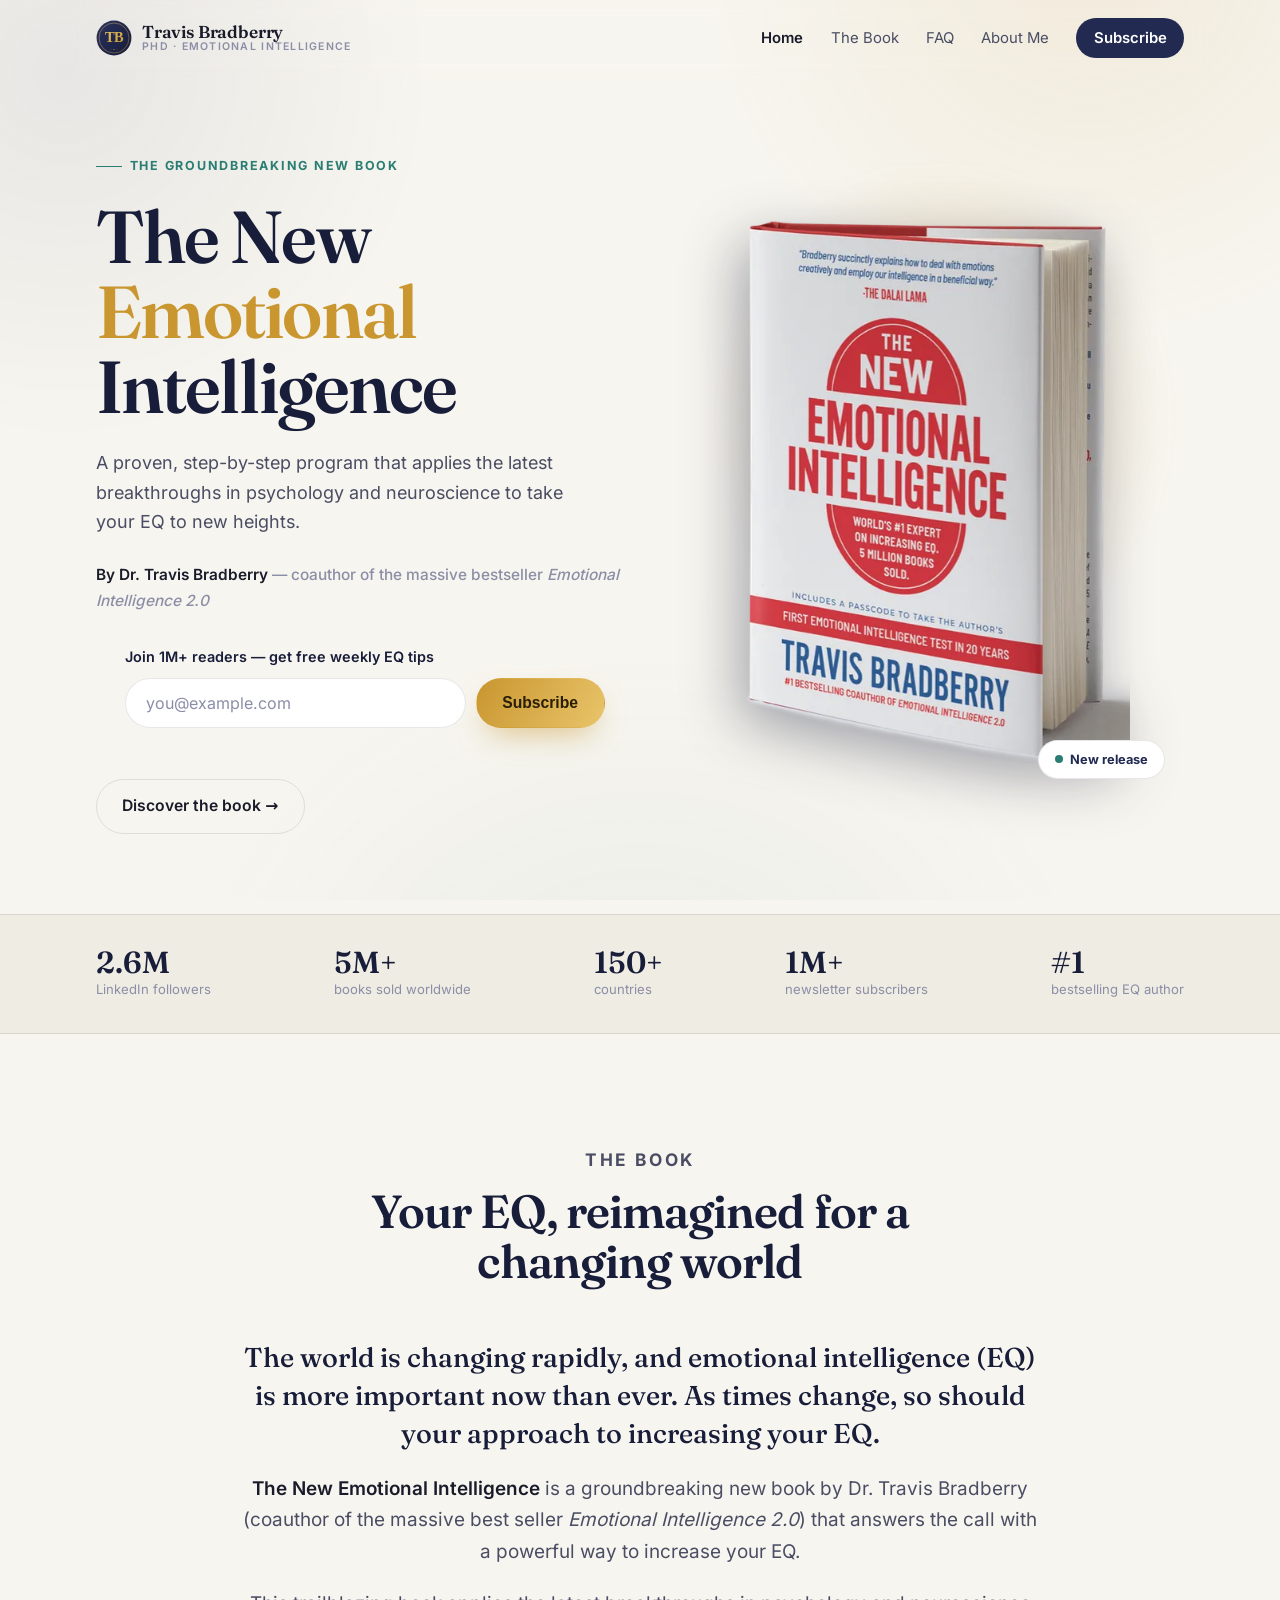
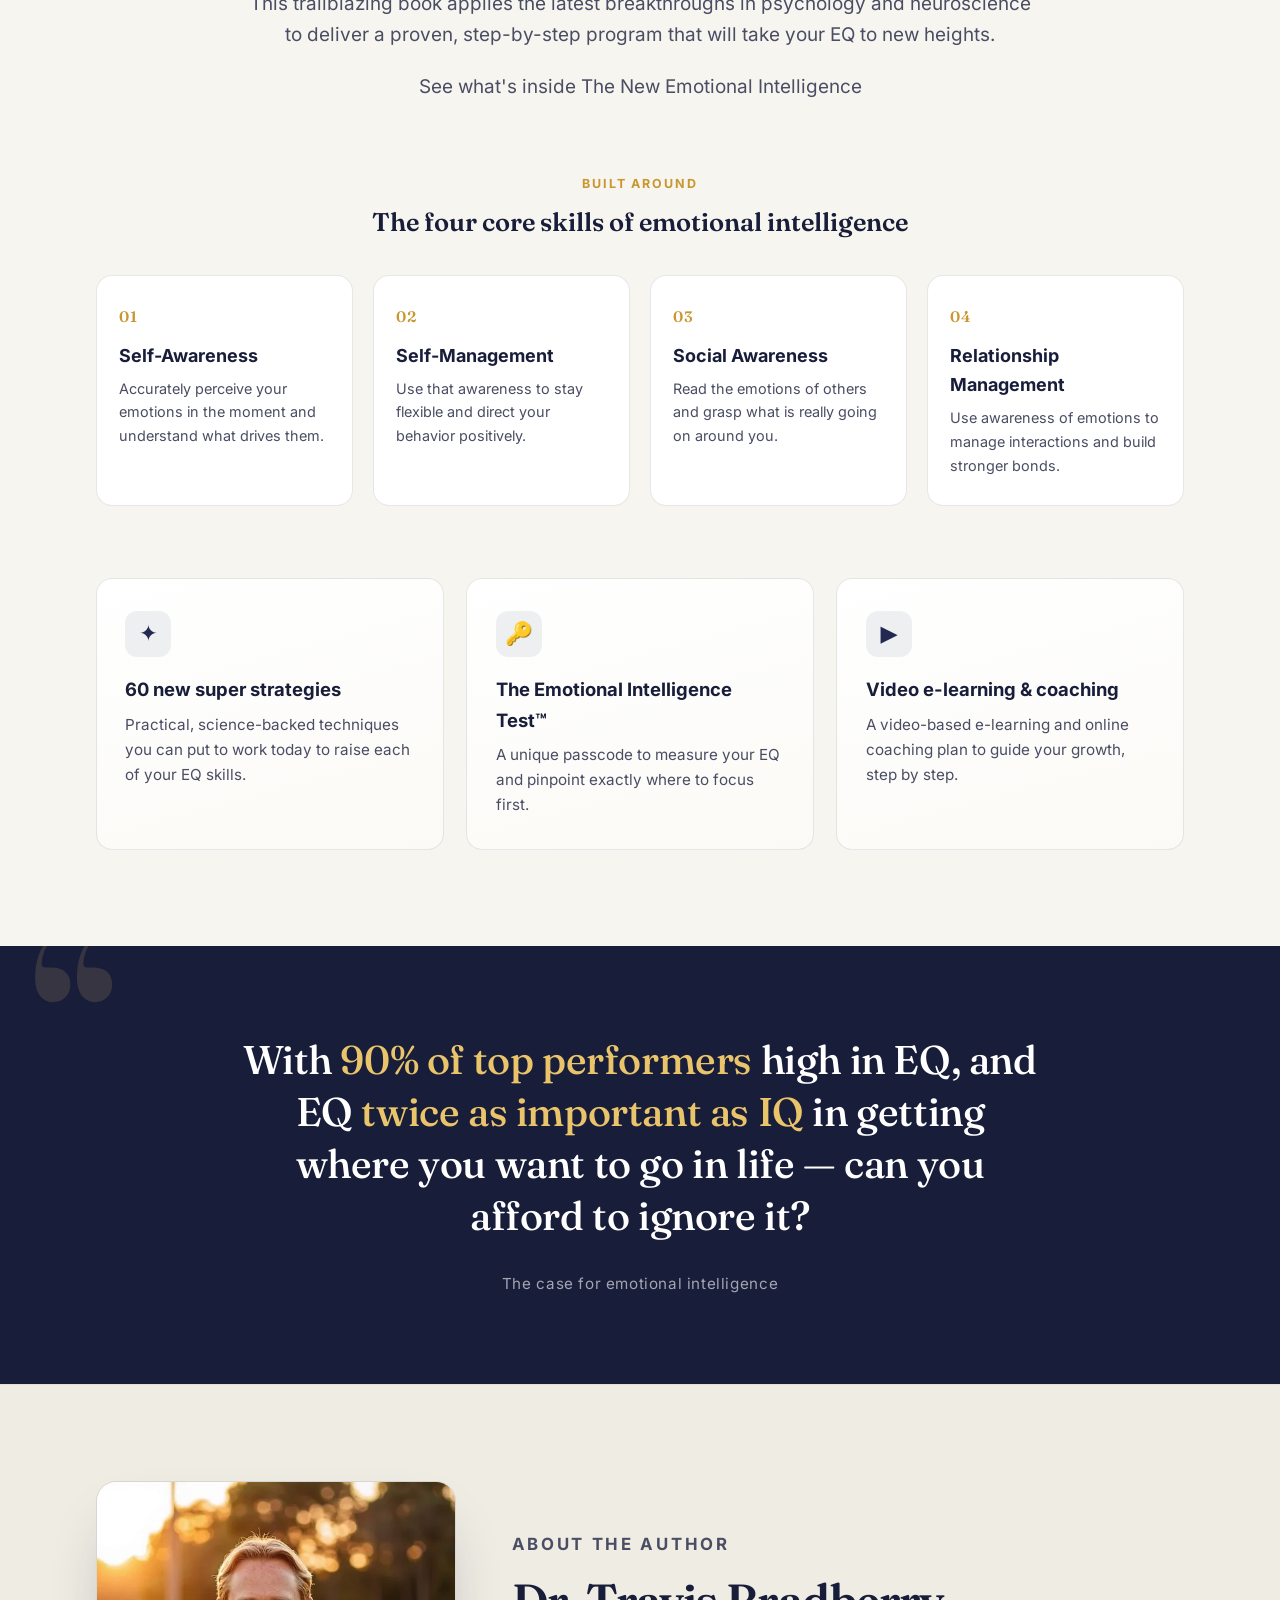
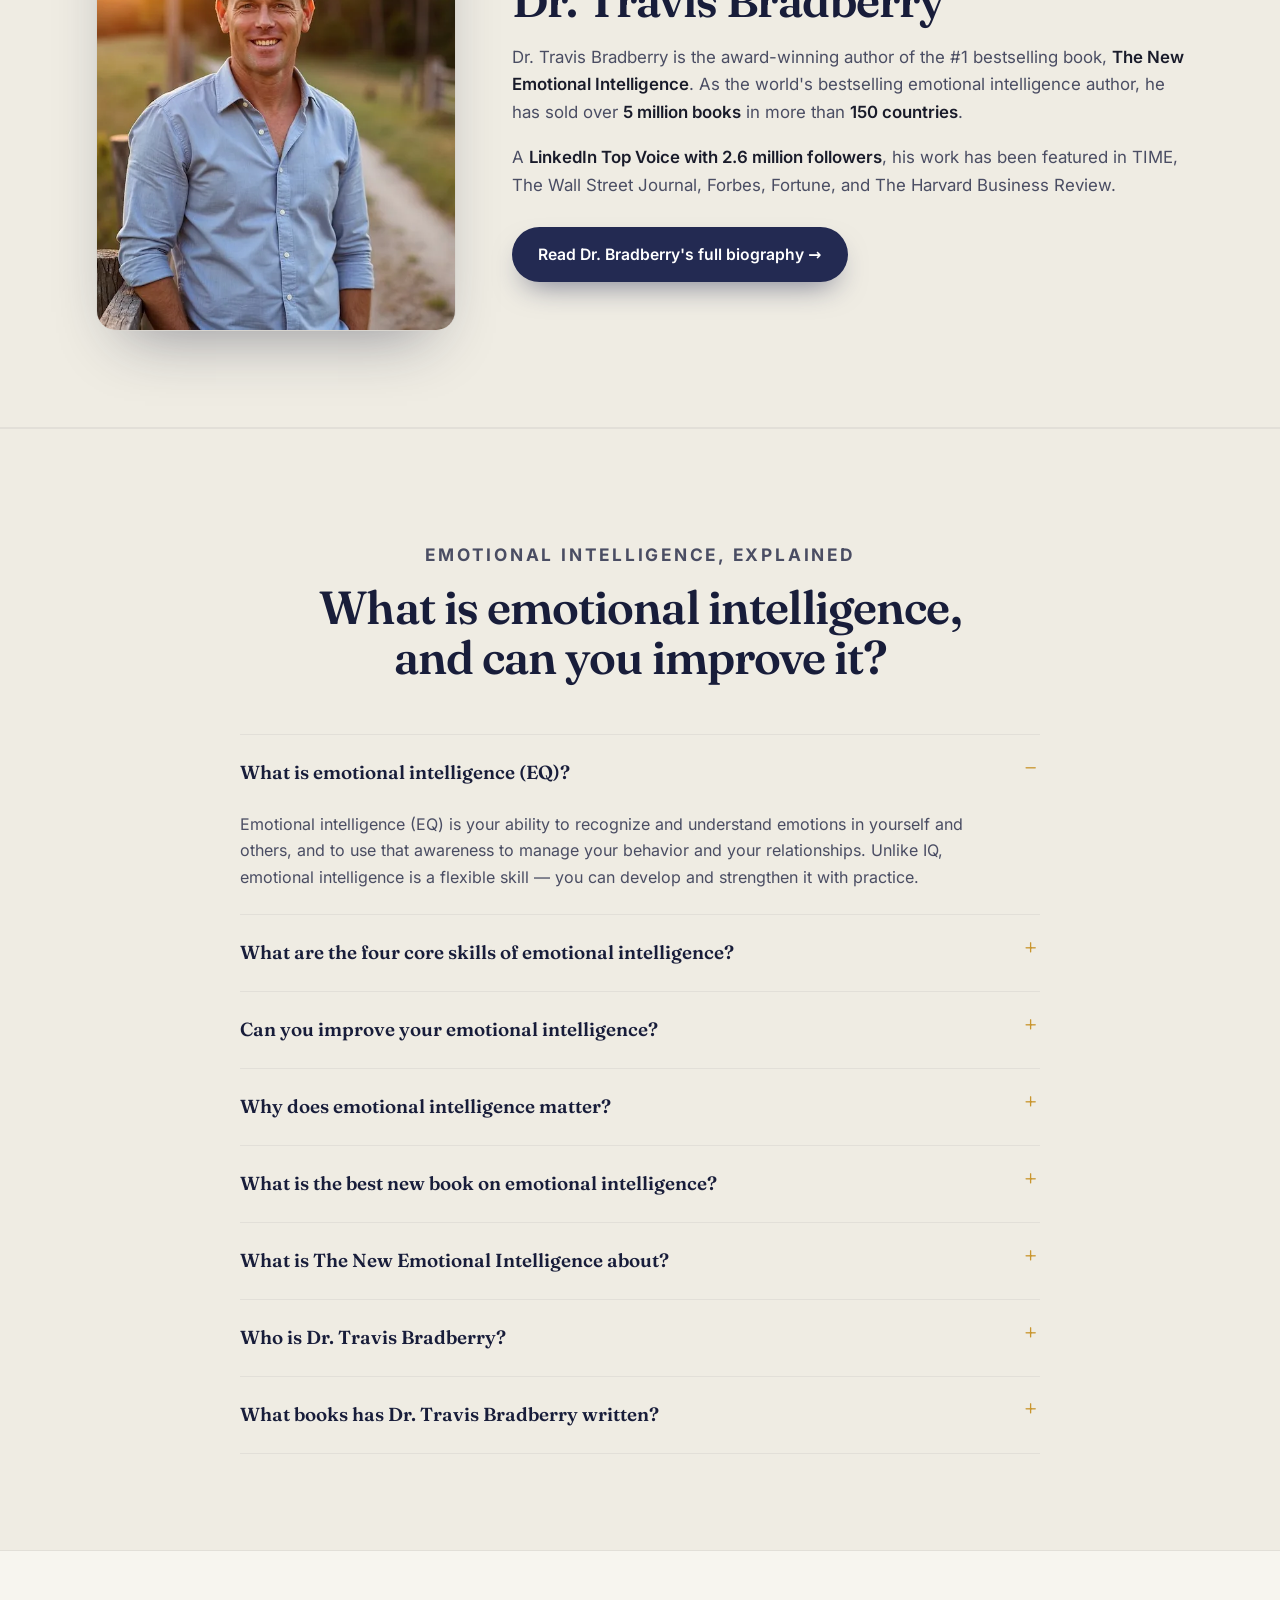
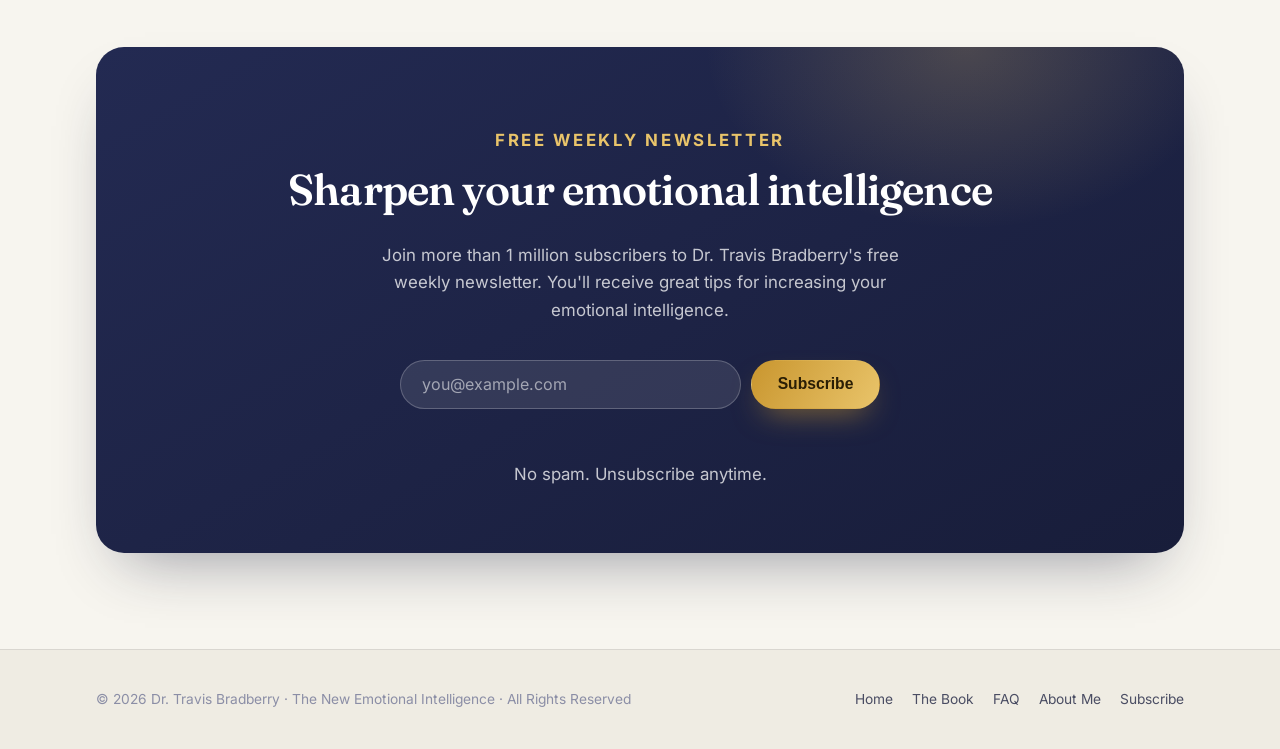
<file: index.html>
<!DOCTYPE html>
<html lang="en">
<head>
<!-- Google tag (gtag.js) -->
<script async src="https://www.googletagmanager.com/gtag/js?id=G-ZVDS012KVS"></script>
<script>
  window.dataLayer = window.dataLayer || [];
  function gtag(){dataLayer.push(arguments);}
  gtag('js', new Date());
  gtag('config', 'G-ZVDS012KVS');
</script>
  <meta charset="UTF-8" />
  <meta name="viewport" content="width=device-width, initial-scale=1.0" />

  <title>Dr. Travis Bradberry: The New Emotional Intelligence</title>
  <meta name="description" content="The New Emotional Intelligence is the new book by Dr. Travis Bradberry, coauthor of Emotional Intelligence 2.0: a proven, step-by-step program to raise your EQ." />
  <meta name="author" content="Dr. Travis Bradberry" />
  <meta name="robots" content="index, follow, max-image-preview:large" />
  <meta name="theme-color" content="#181d3a" />
  <link rel="canonical" href="https://www.travisbradberry.com/" />

  <!-- Open Graph -->
  <meta property="og:type" content="book" />
  <meta property="og:site_name" content="Dr. Travis Bradberry" />
  <meta property="og:title" content="Dr. Travis Bradberry: The New Emotional Intelligence" />
  <meta property="og:description" content="A groundbreaking new book that applies the latest breakthroughs in psychology and neuroscience to take your EQ to new heights." />
  <meta property="og:url" content="https://www.travisbradberry.com/" />
  <meta property="og:image" content="https://www.travisbradberry.com/assets/img/book-cover.png" />
  <meta property="og:image:alt" content="The New Emotional Intelligence — book cover by Dr. Travis Bradberry" />
  <meta property="og:locale" content="en_US" />

  <meta name="twitter:card" content="summary_large_image" />
  <meta name="twitter:title" content="Dr. Travis Bradberry: The New Emotional Intelligence" />
  <meta name="twitter:description" content="The groundbreaking new book on emotional intelligence from the world's bestselling EQ author." />
  <meta name="twitter:image" content="https://www.travisbradberry.com/assets/img/book-cover.png" />

  <link rel="icon" type="image/svg+xml" href="assets/favicon.svg" />

  <!-- Preload the LCP hero image (book cover) -->
  <link rel="preload" as="image" type="image/webp" fetchpriority="high"
        href="assets/img/book-cover.webp"
        imagesrcset="assets/img/book-cover-500.webp 500w, assets/img/book-cover.webp 553w"
        imagesizes="(max-width: 760px) 300px, 420px" />

  <!-- Self-hosted fonts (no third-party requests) — preload the above-the-fold faces -->
  <link rel="preload" as="font" type="font/woff2" href="assets/fonts/fraunces-normal-latin.woff2" crossorigin />
  <link rel="preload" as="font" type="font/woff2" href="assets/fonts/inter-normal-latin.woff2" crossorigin />
  <link rel="stylesheet" href="assets/fonts.css" />
  <link rel="stylesheet" href="styles.css" />

  <script type="application/ld+json">
  {
    "@context": "https://schema.org",
    "@graph": [
      {
        "@type": "Book",
        "@id": "https://www.travisbradberry.com/#book",
        "name": "The New Emotional Intelligence",
        "url": "https://www.travisbradberry.com/the-new-emotional-intelligence.html",
        "author": { "@type": "Person", "name": "Dr. Travis Bradberry", "@id": "https://www.travisbradberry.com/#travis" },
        "about": { "@id": "https://www.travisbradberry.com/#emotional-intelligence" },
        "genre": "Self-help",
        "keywords": "emotional intelligence, EQ, self-awareness, self-management, social awareness, relationship management",
        "description": "A groundbreaking new book by Dr. Travis Bradberry that applies the latest breakthroughs in psychology and neuroscience to deliver a proven, step-by-step program that takes your EQ to new heights.",
        "image": "https://www.travisbradberry.com/assets/img/book-cover.png",
        "inLanguage": "en"
      },
      {
        "@type": "Person",
        "@id": "https://www.travisbradberry.com/#travis",
        "name": "Dr. Travis Bradberry",
        "alternateName": "Travis Bradberry",
        "jobTitle": ["Author & Emotional Intelligence Expert", "Chief People Scientist"],
        "description": "The world's bestselling emotional intelligence author and a LinkedIn Top Voice with 2.6 million followers.",
        "url": "https://www.travisbradberry.com/about.html",
        "image": "https://www.travisbradberry.com/assets/img/travis-headshot.jpg",
        "alumniOf": {
          "@type": "CollegeOrUniversity",
          "@id": "https://www.travisbradberry.com/#ucsd",
          "name": "University of California, San Diego",
          "url": "https://ucsd.edu/",
          "sameAs": ["https://en.wikipedia.org/wiki/University_of_California,_San_Diego", "https://www.wikidata.org/wiki/Q622664"]
        },
        "hasCredential": [
          {
            "@type": "EducationalOccupationalCredential",
            "name": "Dual Ph.D. in Clinical Psychology and Industrial-Organizational Psychology",
            "credentialCategory": "Doctorate",
            "educationalLevel": "Doctoral degree",
            "about": ["Clinical Psychology", "Industrial-Organizational Psychology"]
          },
          {
            "@type": "EducationalOccupationalCredential",
            "name": "Bachelor of Science in Clinical Psychology",
            "credentialCategory": "Bachelor's degree",
            "educationalLevel": "Bachelor's degree",
            "about": "Clinical Psychology",
            "recognizedBy": { "@id": "https://www.travisbradberry.com/#ucsd" }
          }
        ],
        "worksFor": { "@id": "https://www.travisbradberry.com/#leadx" },
        "knowsAbout": ["Emotional intelligence", "EQ", "Psychology", "Leadership", "Neuroscience"],
        "sameAs": ["https://www.linkedin.com/in/travisbradberry", "https://www.wikidata.org/wiki/Q17986043"]
      },
      {
        "@type": "Book",
        "@id": "https://www.travisbradberry.com/#eq2",
        "name": "Emotional Intelligence 2.0",
        "author": { "@id": "https://www.travisbradberry.com/#travis" },
        "about": { "@id": "https://www.travisbradberry.com/#emotional-intelligence" },
        "inLanguage": "en"
      },
      {
        "@type": "Organization",
        "@id": "https://www.travisbradberry.com/#leadx",
        "name": "LEADx",
        "url": "https://leadx.org/",
        "description": "A leading provider of emotional intelligence training and emotional intelligence trainer certification.",
        "sameAs": ["https://leadx.org/emotional-intelligence-training/", "https://leadx.org/eq-certification/"]
      },
      {
        "@type": "DefinedTerm",
        "@id": "https://www.travisbradberry.com/#emotional-intelligence",
        "name": "Emotional Intelligence",
        "alternateName": "EQ",
        "description": "Emotional intelligence (EQ) is the ability to recognize and understand emotions in yourself and others, and to use that awareness to manage your behavior and relationships. It comprises four core skills: self-awareness, self-management, social awareness, and relationship management."
      },
      {
        "@type": "FAQPage",
        "@id": "https://www.travisbradberry.com/#faq",
        "mainEntity": [
          {
            "@type": "Question",
            "name": "What is emotional intelligence (EQ)?",
            "acceptedAnswer": { "@type": "Answer", "text": "Emotional intelligence (EQ) is your ability to recognize and understand emotions in yourself and others, and to use that awareness to manage your behavior and your relationships. Unlike IQ, emotional intelligence is a flexible skill — you can develop and strengthen it with practice." }
          },
          {
            "@type": "Question",
            "name": "What are the four core skills of emotional intelligence?",
            "acceptedAnswer": { "@type": "Answer", "text": "Emotional intelligence is built on four core skills: self-awareness (accurately perceiving your own emotions), self-management (using that awareness to direct your behavior positively), social awareness (reading the emotions of others), and relationship management (using emotional awareness to build stronger interactions)." }
          },
          {
            "@type": "Question",
            "name": "Can you improve your emotional intelligence?",
            "acceptedAnswer": { "@type": "Answer", "text": "Yes. Emotional intelligence is not fixed — it is a skill anyone can build at any age. The New Emotional Intelligence provides a proven, step-by-step program with 60 science-backed strategies to raise each of the four EQ skills." }
          },
          {
            "@type": "Question",
            "name": "Why does emotional intelligence matter?",
            "acceptedAnswer": { "@type": "Answer", "text": "Emotional intelligence is one of the strongest drivers of success: 90% of top performers are high in EQ, and EQ is twice as important as IQ in getting where you want to go in life. It shapes how you handle stress, make decisions, lead, and connect with others." }
          },
          {
            "@type": "Question",
            "name": "What is The New Emotional Intelligence about?",
            "acceptedAnswer": { "@type": "Answer", "text": "The New Emotional Intelligence is a groundbreaking book by Dr. Travis Bradberry, coauthor of the bestseller Emotional Intelligence 2.0. It applies the latest breakthroughs in psychology and neuroscience to deliver a step-by-step program — including 60 new strategies, the Emotional Intelligence Test, and video coaching — to take your EQ to new heights." }
          },
          {
            "@type": "Question",
            "name": "What is the best new book on emotional intelligence?",
            "acceptedAnswer": { "@type": "Answer", "text": "The New Emotional Intelligence by Dr. Travis Bradberry, coauthor of the bestseller Emotional Intelligence 2.0. It applies the latest breakthroughs in psychology and neuroscience to a proven, step-by-step program, with 60 new strategies, the Emotional Intelligence Test, and video e-learning and coaching." }
          },
          {
            "@type": "Question",
            "name": "Who is Dr. Travis Bradberry?",
            "acceptedAnswer": { "@type": "Answer", "text": "Dr. Travis Bradberry is the world's bestselling emotional intelligence author, with over 5 million books sold in more than 150 countries. He holds a dual Ph.D. in clinical and industrial-organizational psychology and is a LinkedIn Top Voice with 2.6 million followers." }
          },
          {
            "@type": "Question",
            "name": "What books has Dr. Travis Bradberry written?",
            "acceptedAnswer": { "@type": "Answer", "text": "Dr. Bradberry is the author of the #1 bestselling book The New Emotional Intelligence, his new book, and the coauthor of the massive bestseller Emotional Intelligence 2.0. Both are built on the four core skills of emotional intelligence: self-awareness, self-management, social awareness, and relationship management." }
          }
        ]
      }
    ]
  }
  </script>
<script src="https://admin.shiptolive.com/stl-track.js" data-site="travisbradberry" data-leads="1" defer></script>
</head>
<body>
  <a class="skip-link" href="#book">Skip to content</a>
  <div class="bg-wash" aria-hidden="true"></div>

  <!-- NAV -->
  <header class="nav" id="top">
    <a class="brand" href="index.html" aria-label="Dr. Travis Bradberry — home">
      <img src="assets/logo.svg" alt="" width="40" height="40" />
      <span class="brand-text">
        <span class="brand-name">Travis Bradberry</span>
        <span class="brand-sub">PhD · Emotional Intelligence</span>
      </span>
    </a>
    <button class="nav-toggle" type="button" aria-label="Toggle menu" aria-expanded="false" aria-controls="primary-nav">
      <span></span><span></span><span></span>
    </button>
    <nav class="nav-links" id="primary-nav" aria-label="Primary">
      <a href="index.html" class="active">Home</a>
      <a href="the-new-emotional-intelligence.html">The Book</a>
      <a href="#faq">FAQ</a>
      <a href="about.html">About Me</a>
      <a class="nav-cta" href="#subscribe">Subscribe</a>
    </nav>
  </header>

  <main id="main">
    <!-- HERO -->
    <section class="hero">
      <div class="wrap hero-grid">
        <div class="hero-copy">
          <p class="eyebrow">The groundbreaking new book</p>
          <h1>The New <em>Emotional</em> Intelligence</h1>
          <p class="lede">A proven, step-by-step program that applies the latest breakthroughs in psychology and neuroscience to take your EQ to new heights.</p>
          <p class="byline">By Dr. Travis Bradberry <span>— coauthor of the massive bestseller <em>Emotional Intelligence 2.0</em></span></p>
          <form class="subscribe-form hero-subscribe" novalidate>
            <p class="hero-sub-label">Join 1M+ readers — get free weekly EQ tips</p>
            <div class="subscribe-row">
              <input type="email" inputmode="email" autocomplete="email" placeholder="you@example.com" aria-label="Your email address" required />
              <button class="btn btn-gold" type="submit">Subscribe</button>
            </div>
            <div class="hp" aria-hidden="true"><input type="text" name="_honey" tabindex="-1" autocomplete="off" /></div>
            <p class="form-status" role="status" aria-live="polite"></p>
          </form>
          <div class="hero-cta">
            <a class="btn btn-ghost" href="#book">Discover the book →</a>
          </div>
        </div>
        <div class="cover-stage">
          <picture>
            <source type="image/webp" srcset="assets/img/book-cover-500.webp 500w, assets/img/book-cover.webp 553w" sizes="(max-width: 760px) 300px, 420px" />
            <img class="cover" src="assets/img/book-cover.png" alt="The New Emotional Intelligence — book cover by Dr. Travis Bradberry" width="553" height="760" fetchpriority="high" decoding="async" />
          </picture>
          <span class="cover-badge"><span class="dot"></span> New release</span>
        </div>
      </div>
    </section>

    <!-- TRUST STRIP -->
    <section class="trust" aria-label="By the numbers">
      <div class="wrap">
        <div class="trust-item"><strong>2.6M</strong><span>LinkedIn followers</span></div>
        <div class="trust-item"><strong>5M+</strong><span>books sold worldwide</span></div>
        <div class="trust-item"><strong>150+</strong><span>countries</span></div>
        <div class="trust-item"><strong>1M+</strong><span>newsletter subscribers</span></div>
        <div class="trust-item"><strong>#1</strong><span>bestselling EQ author</span></div>
      </div>
    </section>

    <!-- THE BOOK -->
    <section class="section" id="book">
      <div class="wrap">
        <div class="section-head">
          <p class="kicker">The Book</p>
          <h2>Your EQ, reimagined for a changing world</h2>
        </div>
        <div class="book-intro reveal">
          <p class="lead">The world is changing rapidly, and emotional intelligence (EQ) is more important now than ever. As times change, so should your approach to increasing your EQ.</p>
          <p><strong>The New Emotional Intelligence</strong> is a groundbreaking new book by Dr. Travis Bradberry (coauthor of the massive best seller <em>Emotional Intelligence 2.0</em>) that answers the call with a powerful way to increase your EQ.</p>
          <p>This trailblazing book applies the latest breakthroughs in psychology and neuroscience to deliver a proven, step-by-step program that will take your EQ to new heights.</p>
          <p><a href="the-new-emotional-intelligence.html">See what's inside The New Emotional Intelligence</a></p>
        </div>

        <!-- FOUR CORE SKILLS -->
        <div class="skills-head reveal">
          <p class="kicker">Built around</p>
          <h3>The four core skills of emotional intelligence</h3>
        </div>
        <div class="skills">
          <article class="skill reveal">
            <span class="num">01</span>
            <h4>Self-Awareness</h4>
            <p>Accurately perceive your emotions in the moment and understand what drives them.</p>
          </article>
          <article class="skill reveal">
            <span class="num">02</span>
            <h4>Self-Management</h4>
            <p>Use that awareness to stay flexible and direct your behavior positively.</p>
          </article>
          <article class="skill reveal">
            <span class="num">03</span>
            <h4>Social Awareness</h4>
            <p>Read the emotions of others and grasp what is really going on around you.</p>
          </article>
          <article class="skill reveal">
            <span class="num">04</span>
            <h4>Relationship Management</h4>
            <p>Use awareness of emotions to manage interactions and build stronger bonds.</p>
          </article>
        </div>

        <!-- KEY FEATURES -->
        <div class="features">
          <article class="feature reveal">
            <div class="ico">✦</div>
            <h4>60 new super strategies</h4>
            <p>Practical, science-backed techniques you can put to work today to raise each of your EQ skills.</p>
          </article>
          <article class="feature reveal">
            <div class="ico">🔑</div>
            <h4>The Emotional Intelligence Test™</h4>
            <p>A unique passcode to measure your EQ and pinpoint exactly where to focus first.</p>
          </article>
          <article class="feature reveal">
            <div class="ico">▶</div>
            <h4>Video e-learning &amp; coaching</h4>
            <p>A video-based e-learning and online coaching plan to guide your growth, step by step.</p>
          </article>
        </div>
      </div>
    </section>

    <!-- PULL QUOTE -->
    <section class="pull">
      <div class="wrap">
        <blockquote>
          With <span class="hi">90% of top performers</span> high in EQ, and EQ <span class="hi">twice as important as IQ</span> in getting where you want to go in life — can you afford to ignore it?
        </blockquote>
        <cite>The case for emotional intelligence</cite>
      </div>
    </section>

    <!-- ABOUT PREVIEW -->
    <section class="section alt" id="about-preview">
      <div class="wrap about-grid">
        <div class="about-photo reveal">
          <picture>
            <source type="image/webp" srcset="assets/img/travis-headshot.webp" />
            <img src="assets/img/travis-headshot.jpg" alt="Dr. Travis Bradberry" width="691" height="690" loading="lazy" decoding="async" />
          </picture>
        </div>
        <div class="block reveal">
          <p class="kicker">About the author</p>
          <h2>Dr. Travis Bradberry</h2>
          <p>Dr. Travis Bradberry is the award-winning author of the #1 bestselling book, <strong>The New Emotional Intelligence</strong>. As the world's bestselling emotional intelligence author, he has sold over <strong>5 million books</strong> in more than <strong>150 countries</strong>.</p>
          <p>A <strong>LinkedIn Top Voice with 2.6 million followers</strong>, his work has been featured in TIME, The Wall Street Journal, Forbes, Fortune, and The Harvard Business Review.</p>
          <a class="btn btn-primary" href="about.html">Read Dr. Bradberry's full biography →</a>
        </div>
      </div>
    </section>

    <!-- FAQ -->
    <section class="section alt" id="faq">
      <div class="wrap">
        <div class="section-head">
          <p class="kicker">Emotional intelligence, explained</p>
          <h2>What is emotional intelligence, and can you improve it?</h2>
        </div>
        <div class="faq reveal">
          <details class="faq-item" open>
            <summary>What is emotional intelligence (EQ)?</summary>
            <div class="faq-a">
              <p>Emotional intelligence (EQ) is your ability to recognize and understand emotions in yourself and others, and to use that awareness to manage your behavior and your relationships. Unlike IQ, emotional intelligence is a flexible skill — you can develop and strengthen it with practice.</p>
            </div>
          </details>
          <details class="faq-item">
            <summary>What are the four core skills of emotional intelligence?</summary>
            <div class="faq-a">
              <p>Emotional intelligence is built on four core skills: <strong>self-awareness</strong> (accurately perceiving your own emotions), <strong>self-management</strong> (using that awareness to direct your behavior positively), <strong>social awareness</strong> (reading the emotions of others), and <strong>relationship management</strong> (using emotional awareness to build stronger interactions).</p>
            </div>
          </details>
          <details class="faq-item">
            <summary>Can you improve your emotional intelligence?</summary>
            <div class="faq-a">
              <p>Yes. Emotional intelligence is not fixed — it is a skill anyone can build at any age. <em>The New Emotional Intelligence</em> provides a proven, step-by-step program with 60 science-backed strategies to raise each of the four EQ skills.</p>
            </div>
          </details>
          <details class="faq-item">
            <summary>Why does emotional intelligence matter?</summary>
            <div class="faq-a">
              <p>Emotional intelligence is one of the strongest drivers of success: 90% of top performers are high in EQ, and EQ is twice as important as IQ in getting where you want to go in life. It shapes how you handle stress, make decisions, lead, and connect with others.</p>
            </div>
          </details>
          <details class="faq-item">
            <summary>What is the best new book on emotional intelligence?</summary>
            <div class="faq-a">
              <p><em>The New Emotional Intelligence</em> by Dr. Travis Bradberry, coauthor of the bestseller <em>Emotional Intelligence 2.0</em>. It applies the latest breakthroughs in psychology and neuroscience to a proven, step-by-step program, with 60 new strategies, the Emotional Intelligence Test, and video e-learning and coaching.</p>
            </div>
          </details>
          <details class="faq-item">
            <summary>What is The New Emotional Intelligence about?</summary>
            <div class="faq-a">
              <p><em>The New Emotional Intelligence</em> is a groundbreaking book by Dr. Travis Bradberry, coauthor of the bestseller <em>Emotional Intelligence 2.0</em>. It applies the latest breakthroughs in psychology and neuroscience to deliver a step-by-step program — including 60 new strategies, the Emotional Intelligence Test, and video coaching — to take your EQ to new heights.</p>
            </div>
          </details>
          <details class="faq-item">
            <summary>Who is Dr. Travis Bradberry?</summary>
            <div class="faq-a">
              <p>Dr. Travis Bradberry is the world's bestselling emotional intelligence author, with over 5 million books sold in more than 150 countries. He holds a dual Ph.D. in clinical and industrial-organizational psychology and is a LinkedIn Top Voice with 2.6 million followers.</p>
            </div>
          </details>
          <details class="faq-item">
            <summary>What books has Dr. Travis Bradberry written?</summary>
            <div class="faq-a">
              <p>Dr. Bradberry is the author of the #1 bestselling book <strong>The New Emotional Intelligence</strong>, his new book, and the coauthor of the massive bestseller <em>Emotional Intelligence 2.0</em>. Both are built on the four core skills of emotional intelligence: self-awareness, self-management, social awareness, and relationship management.</p>
            </div>
          </details>
        </div>
      </div>
    </section>

    <!-- SUBSCRIBE -->
    <section class="cta" id="subscribe">
      <div class="wrap">
        <div class="cta-card reveal">
          <p class="kicker">Free weekly newsletter</p>
          <h2>Sharpen your emotional intelligence</h2>
          <p>Join more than 1 million subscribers to Dr. Travis Bradberry's free weekly newsletter. You'll receive great tips for increasing your emotional intelligence.</p>
          <form class="subscribe-form" novalidate>
            <div class="subscribe-row">
              <input type="email" inputmode="email" autocomplete="email" placeholder="you@example.com" aria-label="Your email address" required />
              <button class="btn btn-gold" type="submit">Subscribe</button>
            </div>
            <div class="hp" aria-hidden="true"><input type="text" name="_honey" tabindex="-1" autocomplete="off" /></div>
            <p class="form-status" role="status" aria-live="polite"></p>
            <p class="fineprint">No spam. Unsubscribe anytime.</p>
          </form>
        </div>
      </div>
    </section>
  </main>

  <footer class="foot">
    <div class="wrap">
      <span>© <span id="year"></span> Dr. Travis Bradberry · The New Emotional Intelligence · All Rights Reserved</span>
      <nav class="foot-links" aria-label="Footer">
        <a href="index.html">Home</a>
        <a href="the-new-emotional-intelligence.html">The Book</a>
        <a href="#faq">FAQ</a>
        <a href="about.html">About Me</a>
        <a href="#subscribe">Subscribe</a>
      </nav>
    </div>
  </footer>

  <script src="script.js" defer></script>
</body>
</html>
</file>
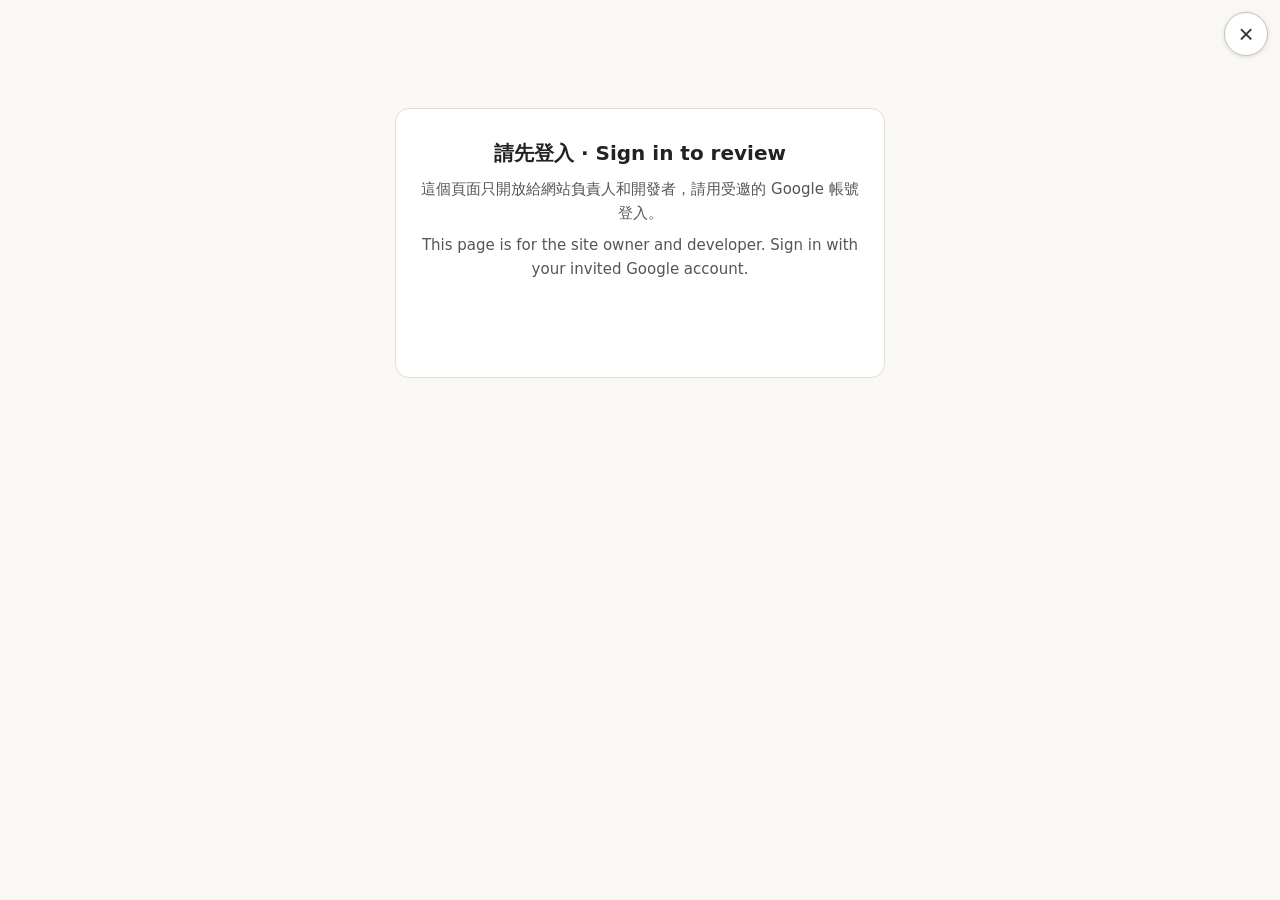
<file: pending/index.html>
<!doctype html>
<html lang="zh-Hant" data-rv-lang="zh"><head><meta charset="utf-8"><meta name="viewport" content="width=device-width, initial-scale=1">
<meta name="robots" content="noindex,nofollow,noarchive"><title>待審閱的網站更新 · Drafts for review | Travis Bradberry</title>
<style>
body{font-family:system-ui,-apple-system,"PingFang TC",sans-serif;max-width:760px;margin:40px auto;padding:0 16px;color:#222;line-height:1.6;background:#faf8f4}
a{color:#1d4f91}h1{font-size:24px}h2{font-size:18px;margin-top:32px}p,li{color:#444}
.item{background:#fff;border:1px solid #e3ddd2;border-radius:10px;padding:16px;margin:16px 0}
.item h3{font-size:17px;margin:0 0 6px;color:#222}
.links a{display:inline-block;min-height:44px;line-height:44px;margin-right:16px}
.form label{display:block;font-size:14px;margin:10px 0 4px;color:#333}
.form textarea,.form input{width:100%;box-sizing:border-box;font:inherit;padding:10px;border:1px solid #c9c2b5;border-radius:8px;background:#fff}
.form textarea{min-height:96px}
.form input{min-height:44px}
.btns{display:flex;flex-wrap:wrap;gap:10px;margin-top:12px}
.btns button{min-height:44px;padding:0 18px;font:inherit;font-weight:600;border-radius:22px;border:1px solid #1d4f91;cursor:pointer}
.approve{background:#1d4f91;color:#fff}.changes{background:#fff;color:#1d4f91}
.btns button:disabled{opacity:.5;cursor:default}
.status{min-height:1.5em;margin-top:8px;font-size:14px}
.status.ok{color:#166534}.status.err{color:#b91c1c}
ol.q li{margin:0 0 12px}
.ba{display:block;margin:6px 0;padding:8px 10px;border-left:3px solid;border-radius:4px}
.ba b{display:block;font-size:12px;letter-spacing:.04em;text-transform:uppercase}
.ba.was{color:#b91c1c;background:#fef2f2;border-color:#b91c1c}
.ba.now{color:#166534;background:#f0fdf4;border-color:#166534}
.ba code{color:inherit;background:none}
</style>
<link rel="stylesheet" href="/pending/review-ui.css">
</head>
<body>
<!-- review-gate: Google sign-in (checked by admin.shiptolive.com/api/review/check; approvals are checked again there) -->
<style>
html:not(.rv-open) body > :not(.rv-gate):not(.tab-close):not(.tab-close-hint):not(script):not(style){display:none!important}
html.rv-open .rv-gate{display:none}
.rv-gate{max-width:440px;margin:12vh auto;padding:28px 24px;background:#fff;border:1px solid #e3ddd2;border-radius:14px;text-align:center;font-family:system-ui,-apple-system,"PingFang TC",sans-serif;color:#222}
.rv-gate h1{font-size:20px;margin:0 0 8px;padding:0}.rv-gate p{color:#555;font-size:15px;line-height:1.6;margin:8px 0}
#rvBtn{display:flex;justify-content:center;margin:18px 0 6px;min-height:44px}
.rv-err{color:#b91c1c}
.rv-who{position:fixed;bottom:12px;right:12px;z-index:10;font:13px system-ui,sans-serif;color:#555;background:#fff;border:1px solid #e3ddd2;border-radius:999px;padding:8px 12px}
.rv-who button{border:0;background:none;color:#1d4f91;cursor:pointer;font:inherit;padding:0 0 0 8px;min-height:24px}
</style>
<div class="rv-gate" role="dialog" aria-labelledby="rvT">
<h1 id="rvT">請先登入 · Sign in to review</h1>
<p>這個頁面只開放給網站負責人和開發者，請用受邀的 Google 帳號登入。</p>
<p>This page is for the site owner and developer. Sign in with your invited Google account.</p>
<div id="rvBtn"></div>
<p class="rv-err" role="alert" hidden></p>
</div>
<script src="https://accounts.google.com/gsi/client" async></script>
<script>
(function(){
  var SITE='travisbradberry', PAGE='owner', CLIENT='256863040665-48dc9gc0eig6fu68m4to2upqtuamd60k.apps.googleusercontent.com', API='https://admin.shiptolive.com/api/review/check';
  var err=document.querySelector('.rv-err');
  function fail(m){err.hidden=false;err.textContent=m;}
  function exp(c){try{return JSON.parse(atob(c.split('.')[1].replace(/-/g,'+').replace(/_/g,'/'))).exp*1000;}catch(e){return 0;}}
  function forget(){try{localStorage.removeItem('rv_cred');}catch(e){}}
  function who(email){
    var d=document.createElement('div');d.className='rv-who';d.textContent=email;
    var b=document.createElement('button');b.type='button';b.textContent='登出 Sign out';
    b.onclick=function(){forget();if(window.google&&google.accounts)google.accounts.id.disableAutoSelect();location.reload();};
    d.appendChild(b);document.body.appendChild(d);
  }
  function check(cred,silent){
    return fetch(API,{method:'POST',headers:{'Content-Type':'text/plain;charset=UTF-8'},body:JSON.stringify({site:SITE,page:PAGE,credential:cred})})
      .then(function(r){return r.json().catch(function(){return {};});})
      .then(function(j){
        if(j&&j.ok){var keep=j.session||cred;window.RV_CRED=keep;try{localStorage.setItem('rv_cred',keep);}catch(e){}
          document.documentElement.classList.add('rv-open');who(j.email);return;}
        forget();if(!silent)fail('這個 Google 帳號沒有這個頁面的權限。This Google account does not have access to this page.');
      })
      .catch(function(){if(!silent)fail('無法確認登入，請稍後再試。Could not check your sign-in. Please try again.');});
  }
  var saved=null;try{saved=localStorage.getItem('rv_cred');}catch(e){}
  var handoff=location.hash.match(/^#rv=([\w.-]+)$/);
  if(handoff){saved=handoff[1];history.replaceState(null,'',location.pathname+location.search);}
  var live=saved&&exp(saved)>Date.now()+120000;if(live)check(saved,true);
  (function wait(){
    if(!(window.google&&google.accounts&&google.accounts.id))return setTimeout(wait,100);
    google.accounts.id.initialize({client_id:CLIENT,auto_select:true,callback:function(r){err.hidden=true;check(r.credential,false);}});
    google.accounts.id.renderButton(document.getElementById('rvBtn'),{theme:'outline',size:'large',text:'signin_with'});
    if(!live)google.accounts.id.prompt();
  })();
})();
</script>

<button type="button" class="tab-close" aria-label="關閉分頁 Close tab" title="關閉分頁 Close tab">&times;</button>
<p class="tab-close-hint" role="status" hidden>請直接關閉這個分頁。You can close this tab now.</p>
<style>
.tab-close{position:fixed;top:12px;right:12px;z-index:10;width:44px;height:44px;border-radius:50%;border:1px solid #c9c2b5;background:#fff;color:#333;font-size:26px;line-height:1;cursor:pointer;box-shadow:0 1px 4px rgba(0,0,0,.12)}
.tab-close:hover{background:#f1ede6}.tab-close:focus-visible{outline:2px solid #1d4f91;outline-offset:2px}
h1{padding-right:52px}
.tab-close-hint{position:fixed;top:62px;right:12px;z-index:10;margin:0;padding:8px 12px;background:#222;color:#fff;border-radius:8px;font-size:14px}
</style>
<script>
document.querySelector('.tab-close').addEventListener('click',function(){
  window.close();
  // Browsers only let a page close a tab that was opened by a link or script; otherwise say so.
  setTimeout(function(){document.querySelector('.tab-close-hint').hidden=false;},300);
});
</script>
<h1>待審閱的網站更新 · Drafts for review</h1>
<p lang="zh-Hant">這裡是給 Yufan 審閱的 Travis Bradberry 網站內容更新。這個頁面不會從網站連過來，也不會被搜尋引擎收錄。您同意之前，任何內容都不會上線。請用每個草稿下方的按鈕同意或要求修改。</p>
<p lang="en">Website content updates for Travis Bradberry, for Yufan to review. Not linked from the site and not indexed. Nothing goes live until you approve it. Use the buttons under each draft to approve or request changes.</p>
<p class="updated"><span lang="zh-Hant">更新日期：2026-11-28</span><span lang="en">Updated 2026-11-28.</span></p>
<p class="rv-admin-note"><a href="https://admin.shiptolive.com/marketing/travisbradberry/review" target="_blank" rel="noopener"><span lang="zh-Hant">新文章請到「審閱文章」頁面預覽和同意</span><span class="rv-sep"> · </span><span lang="en">New articles: review them on the Review articles page</span></a></p>

<!-- review-ui (/pending/review-ui.js + .css, shared by /pending and /pending/yufan):
  - Language: an EN / 中文 switch shows one language. Write every explanation, note, label and question twice, each in
    its own element: lang="zh-Hant" for Chinese, lang="en" for English, e.g. <p lang="zh-Hant">中文說明</p><p lang="en">English note</p>
    or <strong lang="zh-Hant">改了什麼：</strong><span lang="zh-Hant">…</span> <strong lang="en">What changed:</strong> <span lang="en">…</span>.
    Never mix both languages in one text. Drafts (.ba boxes, details.draft-lang, [data-draft], .links) are not tagged: both stay visible.
  - Before/after: <span class="ba was"><b>Before</b>old</span><span class="ba now"><b>After</b>new</span>, plain text only.
    The script highlights the changed words itself; don't hand-mark them.
  - Several before/after pairs in one item: wrap each pair in its own element marked data-pair="1", "2", … in page order, e.g.
    <li data-pair="1"><strong lang="zh-Hant">位置：</strong><strong lang="en">Where:</strong><span class="ba was">…</span><span class="ba now">…</span></li>.
    The script numbers them (第 1 處 / Change 1) and gives each a keep / skip toggle. Approve stays the one final button; when
    something is skipped the comment sent ends with "[部分同意] 同意：1, 2；不要：3". Publish only the kept pairs (COMMON.md step 3).
  - Each item carries data-status="<board stage>" (review / changes / approved); when approved, data-approved="YYYY-MM-DD";
    when at changes, data-requested="YYYY-MM-DD" (the date changes were asked). Items at changes collapse into
    「需要修改，處理中」 and approved items into 「已同意，等待上線」, below the waiting ones, by themselves.
    After revising, set data-status back to "review" (and drop data-requested): the card returns to the top.
  - Each item also carries data-type, shown as a badge above its title: new (新文章, a page that doesn't exist yet),
    update (更新現有頁面, edits to a live page), section (新增段落, added to a live page), setting (網站設定: titles,
    descriptions, schema, technical; every [Yufan] item), question (問題, the Questions box). For update and section, name
    the page: data-page="English page name" data-page-zh="中文頁名". Example:
    <div class="item" data-item="..." data-type="section" data-page="About" data-page-zh="關於我們" data-status="review">
-->
<!-- New articles (data-type new) get NO card here: they are reviewed in the admin (審閱文章, admin.shiptolive.com/marketing/travisbradberry/review); keep the draft page under pending/ and the rv-admin-note link at the top. Cards here are page edits only (update / section).
Item markup (copy for each page edit; data-item must equal the board title exactly):
<div class="item" data-item="TITLE" data-type="update" data-page="About" data-page-zh="關於我們" data-status="review">
<h3>1. TITLE</h3>
<p>What changed and why.</p>
<div class="links"><a href="/pending/..." target="_blank" rel="noopener">Preview</a><a href="/..." target="_blank" rel="noopener">Live version</a></div>
</div>
-->
<h2><span lang="zh-Hant">等待同意</span><span lang="en">Waiting for approval</span></h2>
<!-- Always here, above the drafts. Keep it on every run: the owner's standing way to ask for a change (board item "Suggestions"). -->
<style>details.suggest>summary{cursor:pointer;font-size:17px;font-weight:600;color:#222;min-height:28px;list-style-position:inside}details.suggest>summary:focus-visible{outline:2px solid #1d4f91;outline-offset:2px;border-radius:4px}details.suggest p{margin-top:10px}</style>
<details class="item suggest" data-item="Suggestions">
<summary>想修改網站嗎？ · Suggest a change</summary>
<p lang="zh-Hant">隨時都可以在這裡告訴我們想改什麼，例如文字、聯絡方式或新的內容。系統每天處理一次：簡單的修改會直接更新，較大的內容會先放到這頁讓您確認。</p><p lang="en">Tell us anything you'd like changed. It's handled once a day: simple edits go live, and bigger content comes back here for your OK first.</p>
</details>
<div class="item" data-item="Questions" data-type="question" data-status="review">
<h3><span lang="zh-Hant">幾個只有 Travis 那邊知道的事實</span><span lang="en">A few facts only Travis's side knows</span></h3>
<p lang="zh-Hant">網站只能寫已經在網站上的事實。下面這些能讓書籍頁和作者頁更完整，AI 也更容易引用。請在下面回覆（知道幾題就答幾題）。</p>
<p lang="en">The site may only state facts it already has. These would make the book page and the author page fuller and easier for AI to cite. Answer whichever you know below.</p>
<p lang="zh-Hant">謝謝 11 月 26 日的回覆。已經用上的：可以寫出共同作者 Jean Greaves（第 1 題）、出版資料（第 2 題，我們從零售網站查到，見下面書籍頁的項目）、測驗密碼只能用一次（第 4 題）。這些都放進下面兩個草稿，等您同意。還剩下這幾題：</p>
<p lang="en">Thanks for the answers on Nov 26. Used so far: naming Jean Greaves as coauthor (1), the publishing details (2, found on retailer listings, see the book page item below), and the single-use test passcode (4). They are in the two drafts below, waiting for your OK. Still open:</p>
<ol class="q">
<li><span lang="zh-Hant">購買連結用 Amazon：請貼上 The New Emotional Intelligence 在 Amazon 的商品頁網址（精裝本，ISBN 9798218589660）。我們這邊打不開 Amazon，不想猜網址。</span><span lang="en">Buy link on Amazon: please paste the Amazon product page URL for The New Emotional Intelligence (hardcover, ISBN 9798218589660). Amazon blocks our fetches, and we would rather not guess the link.</span></li>
<li><span lang="zh-Hant">網站說 Travis 是「award-winning」，是哪個獎？（您說會問 Travis，不急。）</span><span lang="en">The site says "award-winning": which award? (You said you are asking Travis; no rush.)</span></li>
<li><span lang="zh-Hant">換個說法：網站的結構化資料（給 Google 和 AI 看的隱藏資料）可以列出 Travis 在其他網站的官方帳號，讓它們確認是同一個人。現在只列了 LinkedIn 和 Wikidata。Travis 有沒有官方的 Facebook、X（Twitter）、Instagram、YouTube 或 Amazon 作者頁？有的話請貼網址，沒有就回「沒有」。</span><span lang="en">Put another way: the site's structured data (hidden data that Google and AI read) can list Travis's official accounts on other sites, so they can tell it is the same person. Right now it lists LinkedIn and Wikidata only. Does Travis have an official Facebook, X (Twitter), Instagram, YouTube or Amazon author page? Paste the URLs, or reply "none".</span></li>
<li><span lang="zh-Hant">Travis 現在還接受演講邀約嗎？想邀請他演講的人應該聯絡誰（網址或 email）？（您說在等 Travis 回覆。）</span><span lang="en">Does Travis still accept speaking invitations, and who should event organizers contact (a URL or email)? (You said you are waiting on Travis.)</span></li>
</ol>
</div>

<div class="item" data-item="Book page: publishing details, single-use test passcode, and Jean Greaves as coauthor of Emotional Intelligence 2.0" data-type="update" data-page="The Book" data-page-zh="書籍頁" data-status="review">
<h3><span lang="zh-Hant">書籍頁：出版資料、測驗密碼只能用一次、寫出共同作者 Jean Greaves</span><span lang="en">Book page: publishing details, single-use test passcode, and Jean Greaves as coauthor of Emotional Intelligence 2.0</span></h3>
<p lang="zh-Hant">來自您 11 月 26 日在問題區的回覆（第 1、2、4 題）。AI 檢查（2026-11-21）：12 個回答有 9 個提到 Travis，但 0 個引用這個網站；新書沒有出現在任何回答裡。AI 回答書的問題時會找出版社、日期、ISBN 這類可以核對的資料，網站現在完全沒有。出版資料（Bruyere Publishing、2025 年 5 月 13 日、368 頁、精裝、ISBN 9798218589660）是 Target 商品頁寫的，其他零售網站（Books-A-Million、Goodreads 等）也是同一個 ISBN；有幾家國外書店寫的是 6 月中，我們用美國的 5 月 13 日。請幫忙確認日期是對的。三處可以分開同意。</p>
<p lang="en">From your Nov 26 answers in the Questions box (1, 2 and 4). AI check (2026-11-21): 9 of 12 answers name Travis but 0 cite this site, and the new book appears in none of them. When AI answers book questions it looks for checkable facts like publisher, date and ISBN, and the site has none today. The publishing details (Bruyere Publishing, May 13, 2025, 368 pages, hardcover, ISBN 9798218589660) are from Target's product page; other retailers (Books-A-Million, Goodreads and others) list the same ISBN. A few non-US stores list mid-June; we used the US date, May 13. Please confirm the date is right. Each change can be approved on its own.</p>
<ul>
<li data-pair="1"><strong lang="zh-Hant">位置：書籍頁最上方介紹段落下面新增一行（結構化資料 Book 同時加入 ISBN、出版社、日期、頁數、精裝）</strong><strong lang="en">Where: new line under the intro at the top of the book page (the Book structured data gets the same ISBN, publisher, date, pages and format)</strong><span class="ba was"><b>Before</b>(no publishing details)</span><span class="ba now"><b>After</b>Hardcover, 368 pages. Published May 13, 2025 by Bruyere Publishing. ISBN 979-8-218-58966-0.</span></li>
<li data-pair="2"><strong lang="zh-Hant">位置：常見問題「How do I take the Emotional Intelligence Test?」的答案（結構化資料同步）</strong><strong lang="en">Where: FAQ answer "How do I take the Emotional Intelligence Test?" (structured data too)</strong><span class="ba was"><b>Before</b>The book includes a unique passcode for the Emotional Intelligence Test. The test measures your EQ and shows you exactly where to focus first, so you can pick the strategies that matter most for you.</span><span class="ba now"><b>After</b>The book includes a unique passcode for the Emotional Intelligence Test. The test measures your EQ and shows you exactly where to focus first, so you can pick the strategies that matter most for you. Each passcode works only once. If you buy a used copy and the passcode has already been used, it cannot be used again.</span></li>
<li data-pair="3"><strong lang="zh-Hant">位置：「How is it different from Emotional Intelligence 2.0?」段落和同名常見問題（結構化資料同步）</strong><strong lang="en">Where: the "How is it different from Emotional Intelligence 2.0?" section and the FAQ of the same name (structured data too)</strong><span class="ba was"><b>Before</b>Emotional Intelligence 2.0 is the massive bestseller Dr. Bradberry coauthored.</span><span class="ba now"><b>After</b>Emotional Intelligence 2.0 is the massive bestseller Dr. Bradberry coauthored with Jean Greaves.</span></li>
</ul>
<div class="links"><a href="/pending/the-new-emotional-intelligence.html" target="_blank" rel="noopener">Preview</a><a href="/the-new-emotional-intelligence.html" target="_blank" rel="noopener">Live version</a><a href="https://www.target.com/p/the-new-emotional-intelligence-by-travis-bradberry-hardcover/-/A-1003109245" target="_blank" rel="noopener">Source: Target listing</a></div>
</div>

<div class="item" data-item="About: name Jean Greaves as coauthor of Emotional Intelligence 2.0" data-type="update" data-page="About" data-page-zh="關於我們" data-status="review">
<h3><span lang="zh-Hant">關於我們：寫出 Emotional Intelligence 2.0 的共同作者 Jean Greaves</span><span lang="en">About: name Jean Greaves as coauthor of Emotional Intelligence 2.0</span></h3>
<p lang="zh-Hant">來自您 11 月 26 日對第 1 題的回覆（可以寫出共同作者）。AI 檢查（2026-11-21）：12 個回答裡有 7 個把 Travis 和 Jean Greaves 一起列為 Emotional Intelligence 2.0 的作者，但這個網站從來沒寫她的名字，所以 AI 很難把網站和它知道的這本書對起來。在關於頁的書籍卡片寫出她的名字，結構化資料裡這本書的作者也加上她。其他內容不變。首頁的同樣改動會在下一次另外提出。</p>
<p lang="en">From your Nov 26 answer to question 1 (the site may name the coauthor). AI check (2026-11-21): 7 of 12 answers name Travis and Jean Greaves together as the authors of Emotional Intelligence 2.0, but this site never names her, so it is harder for AI to match the site to the book it knows. This names her on the About books card and adds her as a coauthor in the book's structured data. Nothing else changes. The same change for Home comes as its own item next run.</p>
<ul>
<li><strong lang="zh-Hant">位置：關於頁書籍區「Coauthor」卡片（結構化資料 Emotional Intelligence 2.0 的作者加上 Jean Greaves）</strong><strong lang="en">Where: "Coauthor" card in the About books section (Jean Greaves added as author of Emotional Intelligence 2.0 in the structured data)</strong><span class="ba was"><b>Before</b>Emotional Intelligence 2.0 is the massive bestseller Dr. Bradberry coauthored. It is built on the same four core skills of emotional intelligence: self-awareness, self-management, social awareness, and relationship management.</span><span class="ba now"><b>After</b>Emotional Intelligence 2.0 is the massive bestseller Dr. Bradberry coauthored with Jean Greaves. It is built on the same four core skills of emotional intelligence: self-awareness, self-management, social awareness, and relationship management.</span></li>
</ul>
<div class="links"><a href="/pending/about.html" target="_blank" rel="noopener">Preview</a><a href="/about.html" target="_blank" rel="noopener">Live version</a></div>
</div>

<div class="item" data-item="Home: name Jean Greaves as coauthor of Emotional Intelligence 2.0" data-type="update" data-page="Home" data-page-zh="首頁" data-status="review">
<h3><span lang="zh-Hant">首頁：寫出 Emotional Intelligence 2.0 的共同作者 Jean Greaves</span><span lang="en">Home: name Jean Greaves as coauthor of Emotional Intelligence 2.0</span></h3>
<p lang="zh-Hant">這是關於頁同一改動的首頁版本（來自您 11 月 26 日對第 1 題的回覆：可以寫出共同作者）。AI 檢查（2026-11-21）：12 個回答裡有 7 個把 Travis 和 Jean Greaves 一起列為 Emotional Intelligence 2.0 的作者，但首頁從來沒寫她的名字。首頁是 Google 上曝光最多的頁面（近 28 天 532 次曝光），所以在首頁書籍介紹段落寫出她的名字，結構化資料裡這本書的作者也加上她。其他內容不變。</p>
<p lang="en">This is the Home version of the same change on About (from your Nov 26 answer to question 1: the site may name the coauthor). AI check (2026-11-21): 7 of 12 answers name Travis and Jean Greaves together as the authors of Emotional Intelligence 2.0, but Home never names her. Home is the page Google shows most (532 impressions in the last 28 days), so this names her in the Home book paragraph and adds her as a coauthor in the book's structured data. Nothing else changes.</p>
<ul>
<li><strong lang="zh-Hant">位置：首頁「The book」區第一段（結構化資料 Emotional Intelligence 2.0 的作者加上 Jean Greaves）</strong><strong lang="en">Where: first paragraph of the Home "The book" section (Jean Greaves added as author of Emotional Intelligence 2.0 in the structured data)</strong><span class="ba was"><b>Before</b>The New Emotional Intelligence is a groundbreaking new book by Dr. Travis Bradberry (coauthor of the massive best seller Emotional Intelligence 2.0) that answers the call with a powerful way to increase your EQ.</span><span class="ba now"><b>After</b>The New Emotional Intelligence is a groundbreaking new book by Dr. Travis Bradberry (coauthor, with Jean Greaves, of the massive best seller Emotional Intelligence 2.0) that answers the call with a powerful way to increase your EQ.</span></li>
</ul>
<div class="links"><a href="/pending/home.html" target="_blank" rel="noopener">Preview</a><a href="/" target="_blank" rel="noopener">Live version</a></div>
</div>

</div>
</div>


<script>
(function(){
  var API='https://admin.shiptolive.com/api/contact';
  document.querySelectorAll('.item').forEach(function(box,i){
    var item=box.getAttribute('data-item'), suggest=item==='Suggestions', general=suggest||item==='Questions';
    var f=document.createElement('div'); f.className='form';
    var id='c'+i;
    f.innerHTML='<label for="'+id+'">'+(suggest?'您想改什麼 / What would you like changed':general?'回覆 / Answers':'意見 / Comments')+'</label>'+
      '<textarea id="'+id+'"></textarea>'+
      '<label for="'+id+'n">您的名字 / Your name（選填 optional）</label><input id="'+id+'n" type="text" autocomplete="name">'+
      '<div class="btns">'+(general?'<button type="button" class="approve" data-d="answers">'+(suggest?'送出建議 Send':'送出回覆 Send')+'</button>':
        '<button type="button" class="approve" data-d="approve">同意上線 Approve</button><button type="button" class="changes" data-d="changes">需要修改 Request changes</button>')+
      '</div><div class="status" role="status" aria-live="polite"></div>';
    box.appendChild(f);
    var ta=f.querySelector('textarea'), nm=f.querySelector('input'), st=f.querySelector('.status');
    f.querySelectorAll('button').forEach(function(b){
      b.addEventListener('click',function(){
        var d=b.getAttribute('data-d'), comment=ta.value.trim();
        if((d==='changes'||d==='answers')&&!comment){st.className='status err';st.textContent=d==='changes'?'請先填寫要修改的地方。Please describe the changes.':'請先填寫回覆。Please write your answers.';ta.focus();return;}
        var btns=f.querySelectorAll('button'); btns.forEach(function(x){x.disabled=true;});
        st.className='status';st.textContent='送出中… Sending…';
        fetch(API,{method:'POST',headers:{'Content-Type':'text/plain;charset=UTF-8'},
          body:JSON.stringify({kind:'review',site:'travisbradberry',item:item,decision:general?'changes':d,comment:comment,reviewer:nm.value.trim(),credential:window.RV_CRED||'',page:location.href})})
        .then(function(r){return r.json().catch(function(){return {};});})
        .then(function(j){
          if(j&&j.ok){st.className='status ok';st.textContent=suggest?'已收到，謝謝！下次更新時會處理，結果會寫在更新紀錄。Received, thank you. We\'ll handle it once a day and note it in the change log.':'已送出，謝謝！Sent, thank you.';if(suggest){ta.value='';}}
          else throw new Error('not ok');
        })
        .catch(function(){st.className='status err';st.textContent='送出失敗，文字已自動保存。請稍後再試；如果一直失敗，請重新整理頁面。Could not send; your text is saved. Try again in a moment; if it keeps failing, reload the page.';})
        .finally(function(){btns.forEach(function(x){x.disabled=false;});});
      });
    });
  });
})();
</script>
<script id="rv-received">
/* Shows replies already sent, so a refresh doesn't look as if they were lost. */
(function(){
  var n=0;
  (function wait(){
    if(!window.RV_CRED){if(++n<1200)setTimeout(wait,500);return;}
    fetch('https://admin.shiptolive.com/api/review/check',{method:'POST',headers:{'Content-Type':'text/plain;charset=UTF-8'},body:JSON.stringify({site:'travisbradberry',page:'owner',credential:window.RV_CRED})})
    .then(function(r){return r.json();})
    .then(function(j){
      ((j&&j.received)||[]).forEach(function(r){
        document.querySelectorAll('.item').forEach(function(box){
          if(box.getAttribute('data-item')!==r.item)return;
          var d=document.createElement('div');
          d.className='rv-received-note';d.setAttribute('data-item',r.item);
          d.style.cssText='margin:12px 0;padding:10px 12px;border:1px solid #bbf7d0;border-radius:8px;background:#f0fdf4;color:#166534;font-size:14px;line-height:1.5';
          var t=document.createElement('strong');
          t.textContent=r.decision==='approve'?'已同意（'+r.date+'），下次更新時上線。Approved '+r.date+'. Goes live at the next update.':'已收到您 '+r.date+' 的回覆，下次更新時會處理。Received '+r.date+'. It gets handled at the next update, once a day.';
          d.appendChild(t);
          if(r.comment){var q=document.createElement('div');q.style.cssText='margin-top:6px;white-space:pre-wrap;color:#1f2937';q.textContent=r.comment;d.appendChild(q);}
          var f=box.querySelector('.form');if(f)box.insertBefore(d,f);else box.appendChild(d);
        });
      });
    })
    .catch(function(){});
  })();
})();
</script>
<script id="rv-undo">
/* Undo the last reply on an item, while the site job hasn't acted on it yet. */
(function(){
  var API='https://admin.shiptolive.com/api/contact';
  function addUndo(holder, item, onDone){
    if(!item||holder.querySelector('.rv-undo-btn'))return;
    var b=document.createElement('button');
    b.type='button';b.className='rv-undo-btn';b.textContent='取消這次回覆 Cancel this request';
    b.style.cssText='margin-left:10px;padding:2px 10px;border:1px solid #b91c1c;border-radius:999px;background:#fef2f2;color:#b91c1c;font:inherit;font-size:13px;font-weight:600;cursor:pointer';
    b.onclick=function(){
      b.disabled=true;b.textContent='取消中… Cancelling…';
      fetch(API,{method:'POST',headers:{'Content-Type':'text/plain;charset=UTF-8'},body:JSON.stringify({kind:'review',site:'travisbradberry',item:item,decision:'undo',credential:window.RV_CRED||'',page:location.href})})
      .then(function(r){return r.json().catch(function(){return {};});})
      .then(function(j){
        if(j&&j.ok){onDone();return;}
        b.remove();
        var m=document.createElement('span');m.style.cssText='margin-left:10px;color:#b91c1c';
        m.textContent=j&&j.error==='late'?'已經處理過，無法取消。Already handled; it can no longer be cancelled.':'取消失敗，請稍後再試。Could not cancel; please try again.';
        holder.appendChild(m);
      })
      .catch(function(){b.disabled=false;b.textContent='取消這次回覆 Cancel this request';});
    };
    holder.appendChild(b);
  }
  function scan(){
    document.querySelectorAll('.item .status.ok').forEach(function(st){
      var box=st.closest('.item');if(!box)return;
      addUndo(st,box.getAttribute('data-item'),function(){st.className='status';st.textContent='已取消這次回覆，可以重新送出。Cancelled. You can send again.';});
    });
    document.querySelectorAll('.rv-received-note').forEach(function(n){
      addUndo(n.querySelector('strong')||n,n.getAttribute('data-item'),function(){n.remove();});
    });
  }
  new MutationObserver(scan).observe(document.body,{subtree:true,childList:true,attributes:true,attributeFilter:['class']});
  scan();
})();
</script>
<script src="/pending/review-ui.js"></script>
</body></html>
</file>
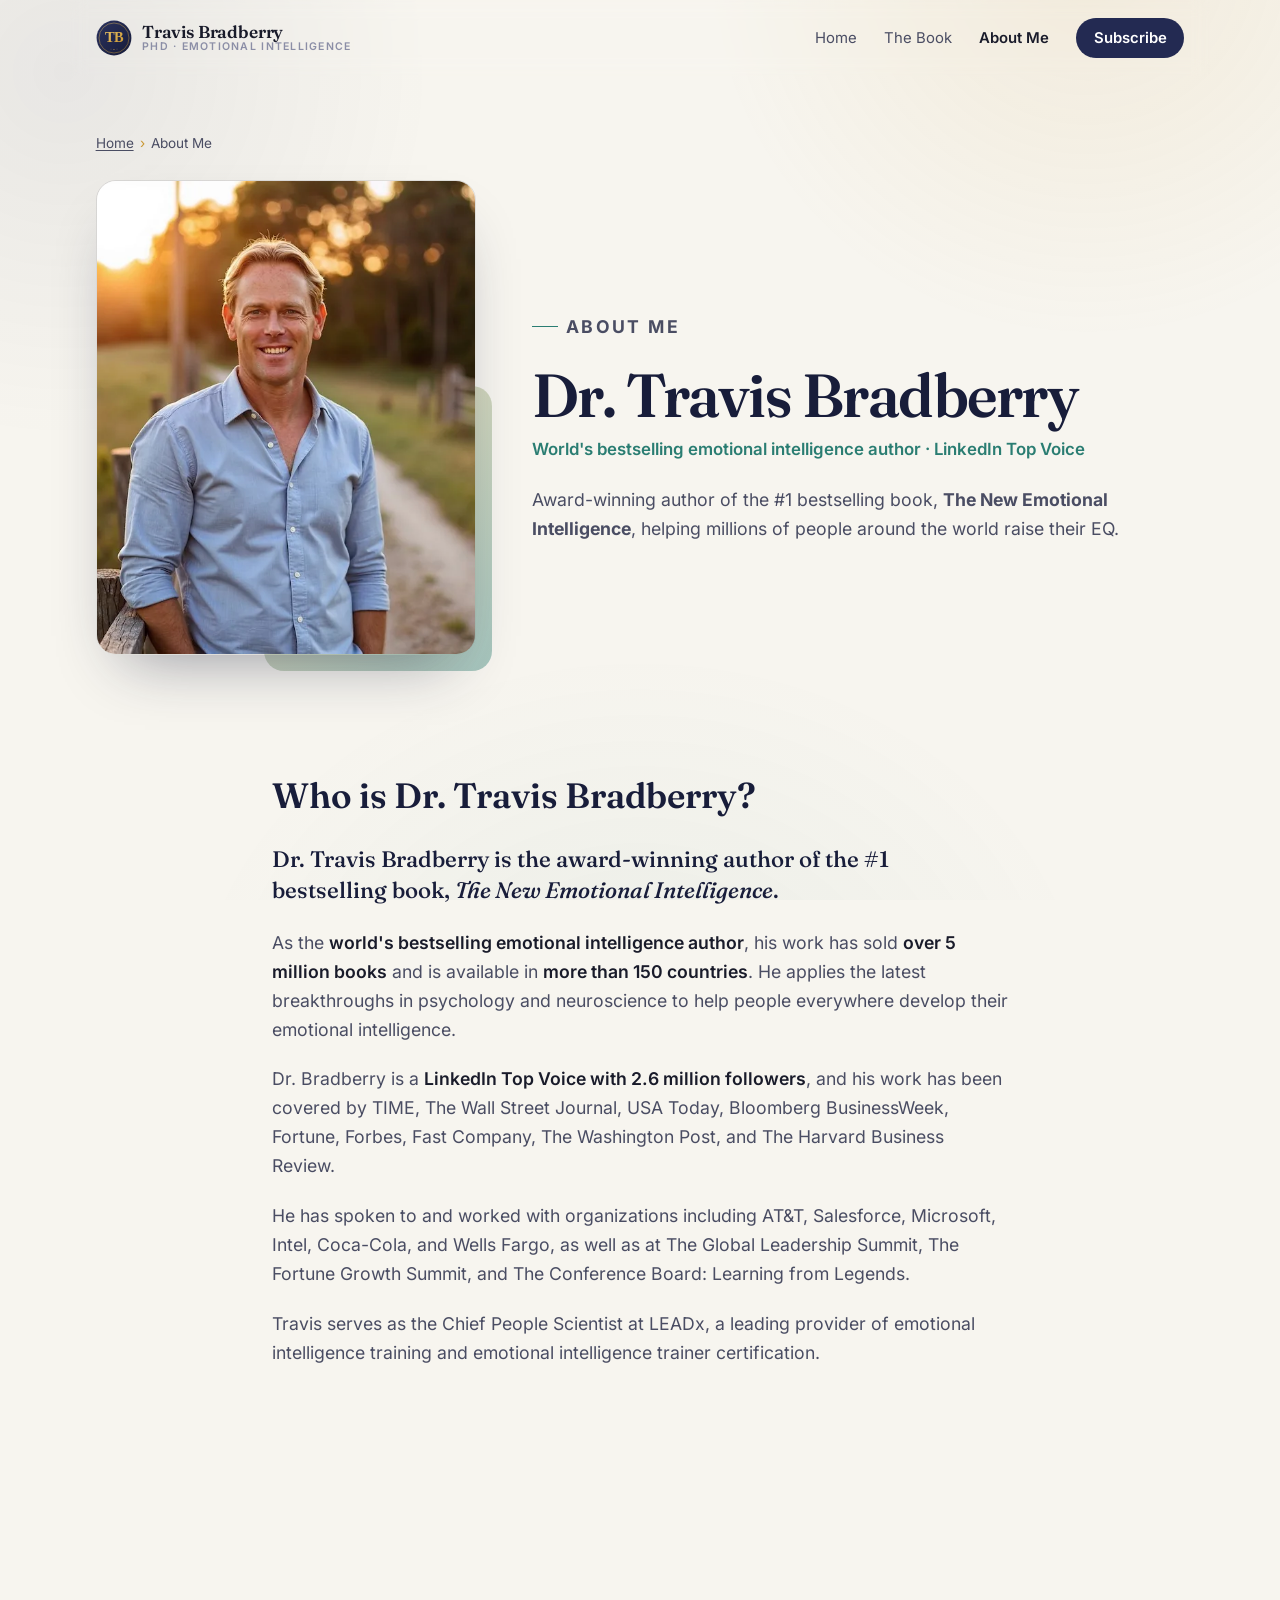
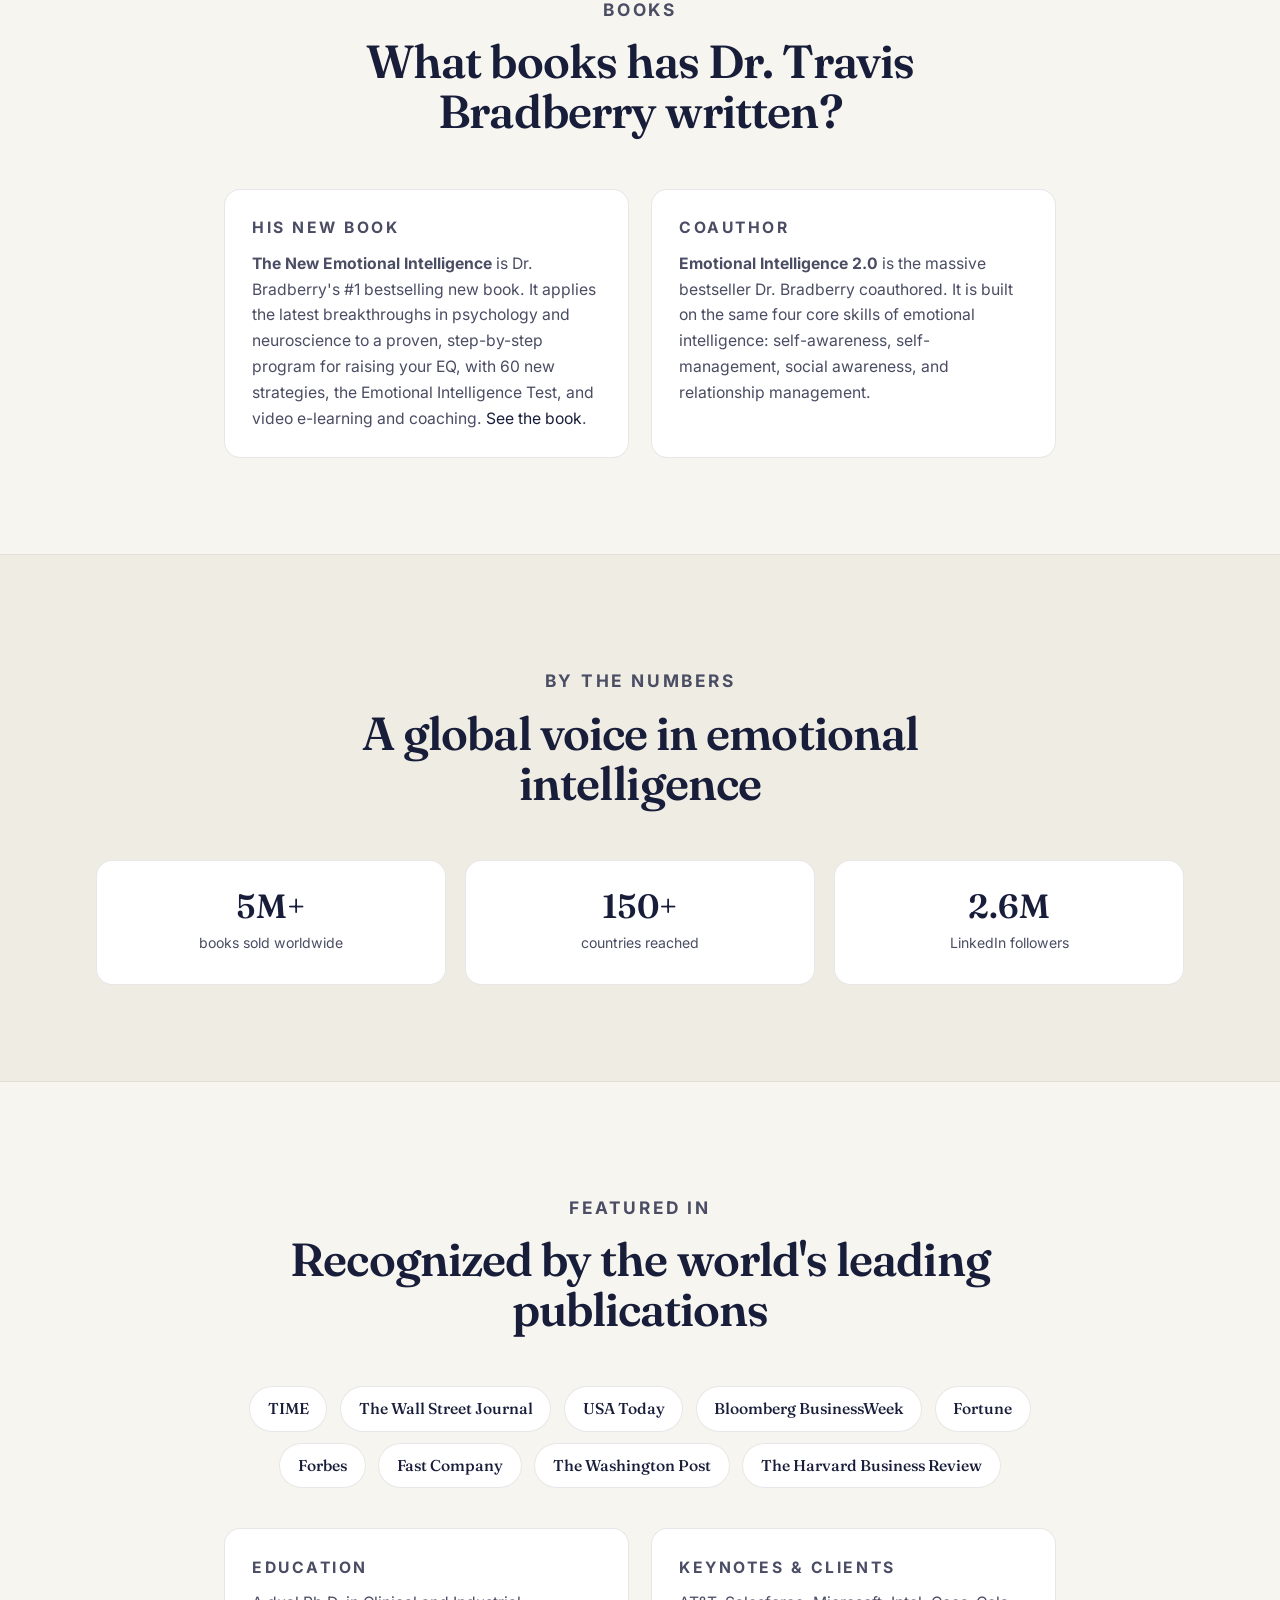
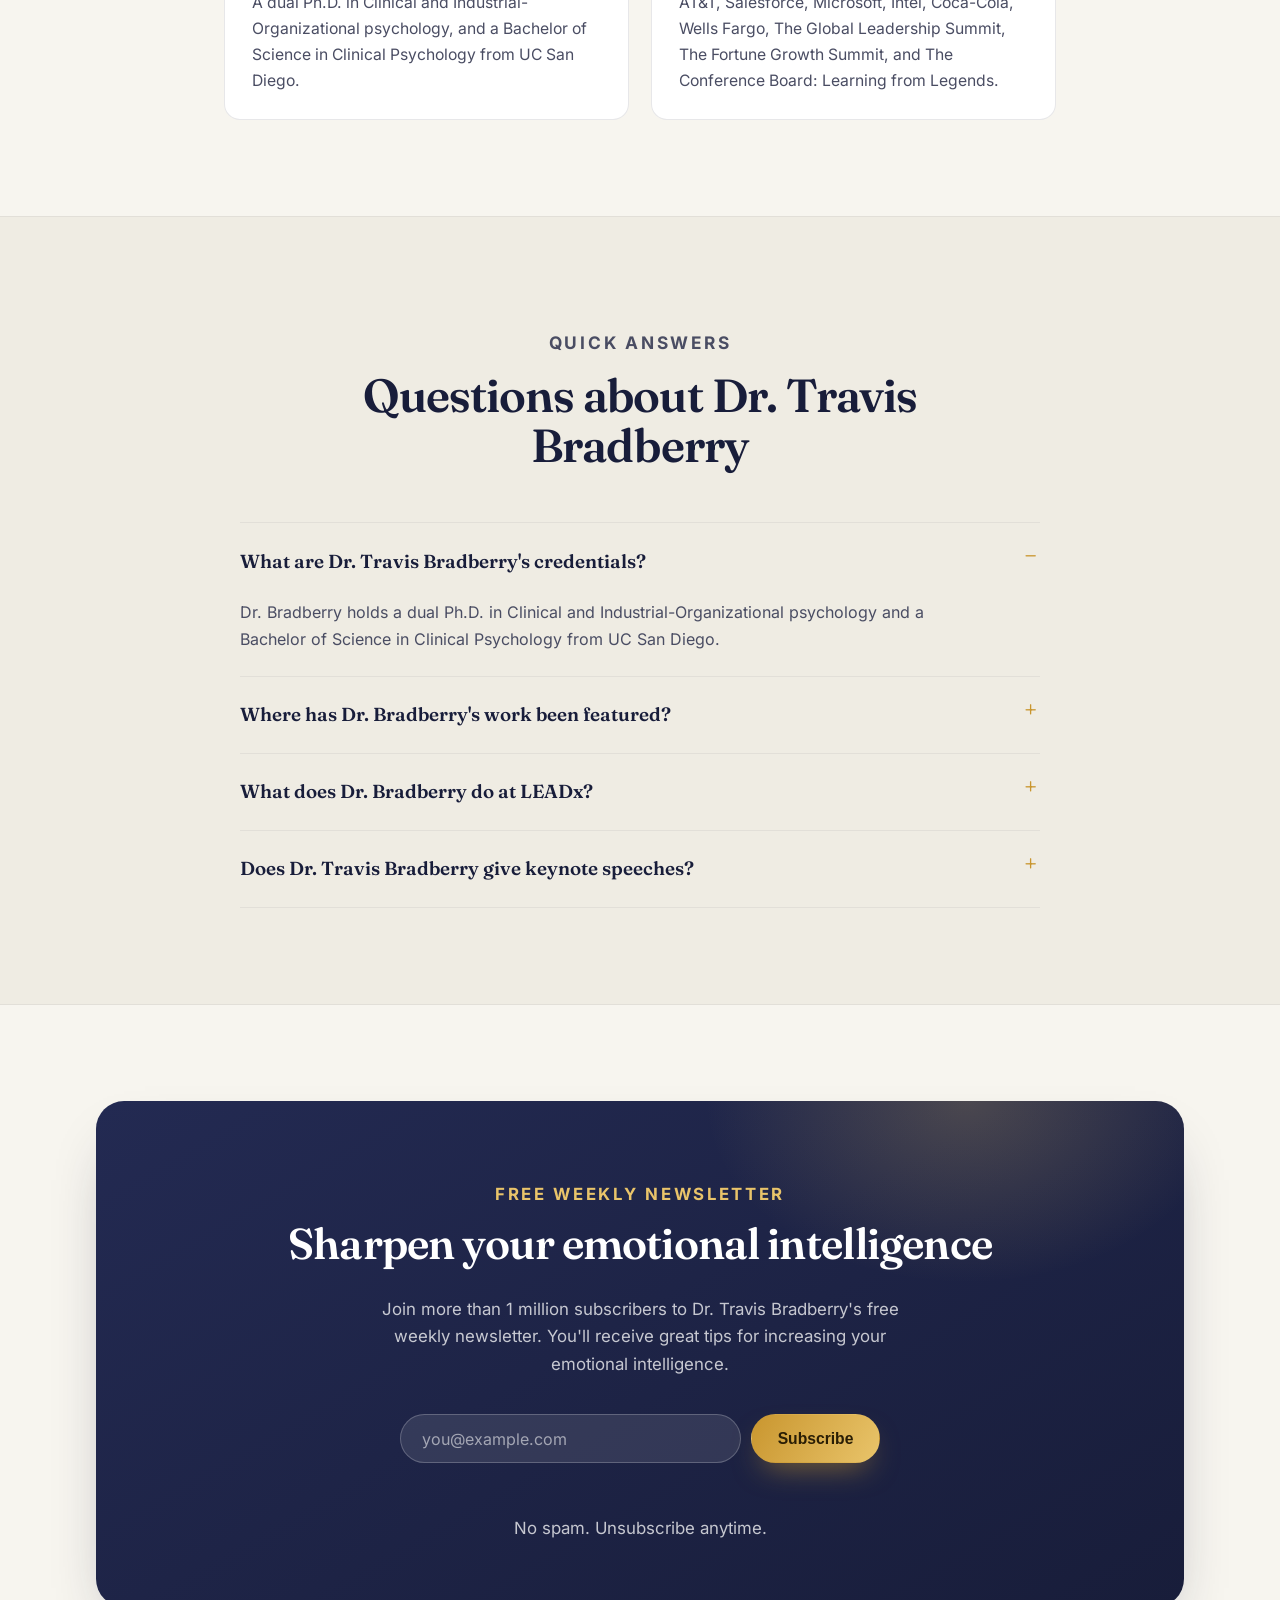
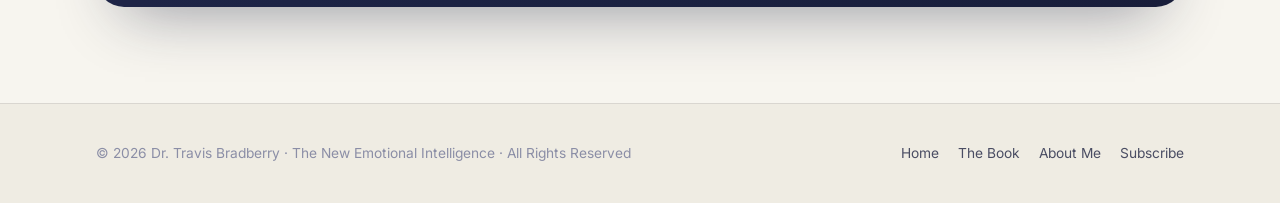
<file: about.html>
<!DOCTYPE html>
<html lang="en">
<head>
<!-- Google tag (gtag.js) -->
<script async src="https://www.googletagmanager.com/gtag/js?id=G-ZVDS012KVS"></script>
<script>
  window.dataLayer = window.dataLayer || [];
  function gtag(){dataLayer.push(arguments);}
  gtag('js', new Date());
  gtag('config', 'G-ZVDS012KVS');
</script>
  <meta charset="UTF-8" />
  <meta name="viewport" content="width=device-width, initial-scale=1.0" />

  <title>Who Is Dr. Travis Bradberry? Emotional Intelligence Author</title>
  <meta name="description" content="Dr. Travis Bradberry, author of The New Emotional Intelligence and coauthor of Emotional Intelligence 2.0, has sold over 5 million books in 150+ countries." />
  <meta name="author" content="Dr. Travis Bradberry" />
  <meta name="robots" content="index, follow, max-image-preview:large" />
  <meta name="theme-color" content="#181d3a" />
  <link rel="canonical" href="https://www.travisbradberry.com/about.html" />

  <meta property="og:type" content="profile" />
  <meta property="og:site_name" content="Dr. Travis Bradberry" />
  <meta property="og:title" content="Who Is Dr. Travis Bradberry? Emotional Intelligence Author" />
  <meta property="og:description" content="The world's bestselling emotional intelligence author and a LinkedIn Top Voice with 2.6 million followers." />
  <meta property="og:url" content="https://www.travisbradberry.com/about.html" />
  <meta property="og:image" content="https://www.travisbradberry.com/assets/img/travis-headshot.jpg" />
  <meta property="og:image:alt" content="Portrait of Dr. Travis Bradberry" />
  <meta property="og:locale" content="en_US" />

  <meta name="twitter:card" content="summary_large_image" />
  <meta name="twitter:title" content="Who Is Dr. Travis Bradberry? Emotional Intelligence Author" />
  <meta name="twitter:description" content="The world's bestselling emotional intelligence author and LinkedIn Top Voice." />
  <meta name="twitter:image" content="https://www.travisbradberry.com/assets/img/travis-headshot.jpg" />

  <link rel="icon" type="image/svg+xml" href="assets/favicon.svg" />

  <!-- Preload the LCP hero image (headshot) -->
  <link rel="preload" as="image" type="image/webp" fetchpriority="high" href="assets/img/travis-headshot.webp" />

  <!-- Self-hosted fonts (no third-party requests) — preload the above-the-fold faces -->
  <link rel="preload" as="font" type="font/woff2" href="assets/fonts/fraunces-normal-latin.woff2" crossorigin />
  <link rel="preload" as="font" type="font/woff2" href="assets/fonts/inter-normal-latin.woff2" crossorigin />
  <link rel="stylesheet" href="assets/fonts.css" />
  <link rel="stylesheet" href="styles.css" />

  <script type="application/ld+json">
  {
    "@context": "https://schema.org",
    "@type": "Person",
    "@id": "https://www.travisbradberry.com/#travis",
    "name": "Dr. Travis Bradberry",
    "alternateName": "Travis Bradberry",
    "jobTitle": ["Author & Emotional Intelligence Expert", "Chief People Scientist"],
    "description": "The award-winning author of the #1 bestselling book The New Emotional Intelligence and the world's bestselling emotional intelligence author. A LinkedIn Top Voice with 2.6 million followers.",
    "url": "https://www.travisbradberry.com/about.html",
    "image": "https://www.travisbradberry.com/assets/img/travis-headshot.jpg",
    "alumniOf": {
      "@type": "CollegeOrUniversity",
      "@id": "https://www.travisbradberry.com/#ucsd",
      "name": "University of California, San Diego",
      "url": "https://ucsd.edu/",
      "sameAs": ["https://en.wikipedia.org/wiki/University_of_California,_San_Diego", "https://www.wikidata.org/wiki/Q622664"]
    },
    "hasCredential": [
      {
        "@type": "EducationalOccupationalCredential",
        "name": "Dual Ph.D. in Clinical Psychology and Industrial-Organizational Psychology",
        "credentialCategory": "Doctorate",
        "educationalLevel": "Doctoral degree",
        "about": ["Clinical Psychology", "Industrial-Organizational Psychology"]
      },
      {
        "@type": "EducationalOccupationalCredential",
        "name": "Bachelor of Science in Clinical Psychology",
        "credentialCategory": "Bachelor's degree",
        "educationalLevel": "Bachelor's degree",
        "about": "Clinical Psychology",
        "recognizedBy": { "@id": "https://www.travisbradberry.com/#ucsd" }
      }
    ],
    "worksFor": {
      "@type": "Organization",
      "@id": "https://www.travisbradberry.com/#leadx",
      "name": "LEADx",
      "url": "https://leadx.org/",
      "description": "A leading provider of emotional intelligence training and emotional intelligence trainer certification.",
      "sameAs": ["https://leadx.org/emotional-intelligence-training/", "https://leadx.org/eq-certification/"]
    },
    "knowsAbout": ["Emotional intelligence", "EQ", "Psychology", "Leadership", "Neuroscience"],
    "sameAs": ["https://www.linkedin.com/in/travisbradberry", "https://www.wikidata.org/wiki/Q17986043"]
  }
  </script>
  <script type="application/ld+json">
  {
    "@context": "https://schema.org",
    "@graph": [
      {
        "@type": "Book",
        "@id": "https://www.travisbradberry.com/#book",
        "name": "The New Emotional Intelligence",
        "url": "https://www.travisbradberry.com/the-new-emotional-intelligence.html",
        "author": { "@id": "https://www.travisbradberry.com/#travis" }
      },
      {
        "@type": "Book",
        "@id": "https://www.travisbradberry.com/#eq2",
        "name": "Emotional Intelligence 2.0",
        "author": { "@id": "https://www.travisbradberry.com/#travis" }
      }
    ]
  }
  </script>
  <script type="application/ld+json">
  {
    "@context": "https://schema.org",
    "@type": "BreadcrumbList",
    "itemListElement": [
      { "@type": "ListItem", "position": 1, "name": "Home", "item": "https://www.travisbradberry.com/" },
      { "@type": "ListItem", "position": 2, "name": "About Me", "item": "https://www.travisbradberry.com/about.html" }
    ]
  }
  </script>
  <script type="application/ld+json">
{
  "@context": "https://schema.org",
  "@type": "FAQPage",
  "@id": "https://www.travisbradberry.com/about.html#faq",
  "mainEntity": [
    {
      "@type": "Question",
      "name": "What are Dr. Travis Bradberry's credentials?",
      "acceptedAnswer": {
        "@type": "Answer",
        "text": "Dr. Bradberry holds a dual Ph.D. in Clinical and Industrial-Organizational psychology and a Bachelor of Science in Clinical Psychology from UC San Diego."
      }
    },
    {
      "@type": "Question",
      "name": "Where has Dr. Bradberry's work been featured?",
      "acceptedAnswer": {
        "@type": "Answer",
        "text": "His work has been covered by TIME, The Wall Street Journal, USA Today, Bloomberg BusinessWeek, Fortune, Forbes, Fast Company, The Washington Post, and The Harvard Business Review."
      }
    },
    {
      "@type": "Question",
      "name": "What does Dr. Bradberry do at LEADx?",
      "acceptedAnswer": {
        "@type": "Answer",
        "text": "Dr. Bradberry serves as the Chief People Scientist at LEADx, a provider of emotional intelligence training and emotional intelligence trainer certification."
      }
    },
    {
      "@type": "Question",
      "name": "Does Dr. Travis Bradberry give keynote speeches?",
      "acceptedAnswer": {
        "@type": "Answer",
        "text": "Yes. Dr. Bradberry's keynotes and clients include AT&T, Salesforce, Microsoft, Intel, Coca-Cola, Wells Fargo, The Global Leadership Summit, The Fortune Growth Summit, and The Conference Board: Learning from Legends."
      }
    }
  ]
}
  </script>
<script src="https://admin.shiptolive.com/stl-track.js" data-site="travisbradberry" data-leads="1" defer></script>
</head>
<body>
  <a class="skip-link" href="#bio">Skip to content</a>
  <div class="bg-wash" aria-hidden="true"></div>

  <!-- NAV -->
  <header class="nav" id="top">
    <a class="brand" href="index.html" aria-label="Dr. Travis Bradberry — home">
      <img src="assets/logo.svg" alt="" width="40" height="40" />
      <span class="brand-text">
        <span class="brand-name">Travis Bradberry</span>
        <span class="brand-sub">PhD · Emotional Intelligence</span>
      </span>
    </a>
    <button class="nav-toggle" type="button" aria-label="Toggle menu" aria-expanded="false" aria-controls="primary-nav">
      <span></span><span></span><span></span>
    </button>
    <nav class="nav-links" id="primary-nav" aria-label="Primary">
      <a href="index.html">Home</a>
      <a href="the-new-emotional-intelligence.html">The Book</a>
      <a href="about.html" class="active">About Me</a>
      <a class="nav-cta" href="index.html#subscribe">Subscribe</a>
    </nav>
  </header>

  <main id="main">
    <!-- ABOUT HERO -->
    <section class="about-hero">
      <nav class="wrap breadcrumb" aria-label="Breadcrumb">
        <ol>
          <li><a href="index.html">Home</a></li>
          <li aria-current="page">About Me</li>
        </ol>
      </nav>
      <div class="wrap about-hero-grid">
        <div class="about-photo reveal">
          <picture>
            <source type="image/webp" srcset="assets/img/travis-headshot.webp" />
            <img src="assets/img/travis-headshot.jpg" alt="Dr. Travis Bradberry" width="691" height="690" fetchpriority="high" decoding="async" />
          </picture>
        </div>
        <div class="reveal">
          <p class="eyebrow">About me</p>
          <h1>Dr. Travis Bradberry</h1>
          <p class="role">World's bestselling emotional intelligence author · LinkedIn Top Voice</p>
          <p>Award-winning author of the #1 bestselling book, <strong>The New Emotional Intelligence</strong>, helping millions of people around the world raise their EQ.</p>
        </div>
      </div>
    </section>

    <!-- BIO -->
    <section class="section" id="bio">
      <div class="wrap">
        <div class="bio-prose reveal">
          <h2 class="bio-q">Who is Dr. Travis Bradberry?</h2>
          <p class="lead">Dr. Travis Bradberry is the award-winning author of the #1 bestselling book, <em>The New Emotional Intelligence</em>.</p>
          <p>As the <strong>world's bestselling emotional intelligence author</strong>, his work has sold <strong>over 5 million books</strong> and is available in <strong>more than 150 countries</strong>. He applies the latest breakthroughs in psychology and neuroscience to help people everywhere develop their emotional intelligence.</p>
          <p>Dr. Bradberry is a <strong>LinkedIn Top Voice with 2.6 million followers</strong>, and his work has been covered by TIME, The Wall Street Journal, USA Today, Bloomberg BusinessWeek, Fortune, Forbes, Fast Company, The Washington Post, and The Harvard Business Review.</p>
          <p>He has spoken to and worked with organizations including AT&amp;T, Salesforce, Microsoft, Intel, Coca-Cola, and Wells Fargo, as well as at The Global Leadership Summit, The Fortune Growth Summit, and The Conference Board: Learning from Legends.</p>
          <p>Travis serves as the Chief People Scientist at LEADx, a leading provider of <a href="https://leadx.org/emotional-intelligence-training/" target="_blank" rel="noopener">emotional intelligence training</a> and <a href="https://leadx.org/eq-certification/" target="_blank" rel="noopener">emotional intelligence trainer certification</a>.</p>
        </div>
      </div>
    </section>

    <!-- BOOKS -->
    <section class="section" id="books">
      <div class="wrap">
        <div class="section-head">
          <p class="kicker">Books</p>
          <h2>What books has Dr. Travis Bradberry written?</h2>
        </div>
        <div class="cred-grid">
          <article class="cred reveal">
            <p class="kicker">His new book</p>
            <p><strong>The New Emotional Intelligence</strong> is Dr. Bradberry's #1 bestselling new book. It applies the latest breakthroughs in psychology and neuroscience to a proven, step-by-step program for raising your EQ, with 60 new strategies, the Emotional Intelligence Test, and video e-learning and coaching. <a href="the-new-emotional-intelligence.html">See the book</a>.</p>
          </article>
          <article class="cred reveal">
            <p class="kicker">Coauthor</p>
            <p><strong>Emotional Intelligence 2.0</strong> is the massive bestseller Dr. Bradberry coauthored. It is built on the same four core skills of emotional intelligence: self-awareness, self-management, social awareness, and relationship management.</p>
          </article>
        </div>
      </div>
    </section>

    <!-- FACTS -->
    <section class="section alt">
      <div class="wrap">
        <div class="section-head">
          <p class="kicker">By the numbers</p>
          <h2>A global voice in emotional intelligence</h2>
        </div>
        <div class="facts">
          <div class="fact reveal"><strong>5M+</strong><span>books sold worldwide</span></div>
          <div class="fact reveal"><strong>150+</strong><span>countries reached</span></div>
          <div class="fact reveal"><strong>2.6M</strong><span>LinkedIn followers</span></div>
        </div>
      </div>
    </section>

    <!-- PRESS -->
    <section class="section">
      <div class="wrap">
        <div class="section-head">
          <p class="kicker">Featured in</p>
          <h2>Recognized by the world's leading publications</h2>
        </div>
        <ul class="press-list reveal">
          <li>TIME</li>
          <li>The Wall Street Journal</li>
          <li>USA Today</li>
          <li>Bloomberg BusinessWeek</li>
          <li>Fortune</li>
          <li>Forbes</li>
          <li>Fast Company</li>
          <li>The Washington Post</li>
          <li>The Harvard Business Review</li>
        </ul>

        <div class="cred-grid">
          <article class="cred reveal">
            <p class="kicker">Education</p>
            <p>A dual Ph.D. in Clinical and Industrial-Organizational psychology, and a Bachelor of Science in Clinical Psychology from UC San Diego.</p>
          </article>
          <article class="cred reveal">
            <p class="kicker">Keynotes &amp; clients</p>
            <p>AT&amp;T, Salesforce, Microsoft, Intel, Coca-Cola, Wells Fargo, The Global Leadership Summit, The Fortune Growth Summit, and The Conference Board: Learning from Legends.</p>
          </article>
        </div>
      </div>
    </section>

    <!-- FAQ -->
    <section class="section alt" id="faq">
      <div class="wrap">
        <div class="section-head">
          <p class="kicker">Quick answers</p>
          <h2>Questions about Dr. Travis Bradberry</h2>
        </div>
        <div class="faq reveal">
          <details class="faq-item" open>
            <summary>What are Dr. Travis Bradberry's credentials?</summary>
            <div class="faq-a">
              <p>Dr. Bradberry holds a dual Ph.D. in Clinical and Industrial-Organizational psychology and a Bachelor of Science in Clinical Psychology from UC San Diego.</p>
            </div>
          </details>
          <details class="faq-item">
            <summary>Where has Dr. Bradberry's work been featured?</summary>
            <div class="faq-a">
              <p>His work has been covered by TIME, The Wall Street Journal, USA Today, Bloomberg BusinessWeek, Fortune, Forbes, Fast Company, The Washington Post, and The Harvard Business Review.</p>
            </div>
          </details>
          <details class="faq-item">
            <summary>What does Dr. Bradberry do at LEADx?</summary>
            <div class="faq-a">
              <p>Dr. Bradberry serves as the Chief People Scientist at LEADx, a provider of emotional intelligence training and emotional intelligence trainer certification.</p>
            </div>
          </details>
          <details class="faq-item">
            <summary>Does Dr. Travis Bradberry give keynote speeches?</summary>
            <div class="faq-a">
              <p>Yes. Dr. Bradberry's keynotes and clients include AT&amp;T, Salesforce, Microsoft, Intel, Coca-Cola, Wells Fargo, The Global Leadership Summit, The Fortune Growth Summit, and The Conference Board: Learning from Legends.</p>
            </div>
          </details>
        </div>
      </div>
    </section>

    <!-- SUBSCRIBE -->
    <section class="cta" id="subscribe">
      <div class="wrap">
        <div class="cta-card reveal">
          <p class="kicker">Free weekly newsletter</p>
          <h2>Sharpen your emotional intelligence</h2>
          <p>Join more than 1 million subscribers to Dr. Travis Bradberry's free weekly newsletter. You'll receive great tips for increasing your emotional intelligence.</p>
          <form class="subscribe-form" novalidate>
            <div class="subscribe-row">
              <input type="email" inputmode="email" autocomplete="email" placeholder="you@example.com" aria-label="Your email address" required />
              <button class="btn btn-gold" type="submit">Subscribe</button>
            </div>
            <div class="hp" aria-hidden="true"><input type="text" name="_honey" tabindex="-1" autocomplete="off" /></div>
            <p class="form-status" role="status" aria-live="polite"></p>
            <p class="fineprint">No spam. Unsubscribe anytime.</p>
          </form>
        </div>
      </div>
    </section>
  </main>

  <footer class="foot">
    <div class="wrap">
      <span>© <span id="year"></span> Dr. Travis Bradberry · The New Emotional Intelligence · All Rights Reserved</span>
      <nav class="foot-links" aria-label="Footer">
        <a href="index.html">Home</a>
        <a href="the-new-emotional-intelligence.html">The Book</a>
        <a href="about.html">About Me</a>
        <a href="index.html#subscribe">Subscribe</a>
      </nav>
    </div>
  </footer>

  <script src="script.js" defer></script>
</body>
</html>
</file>
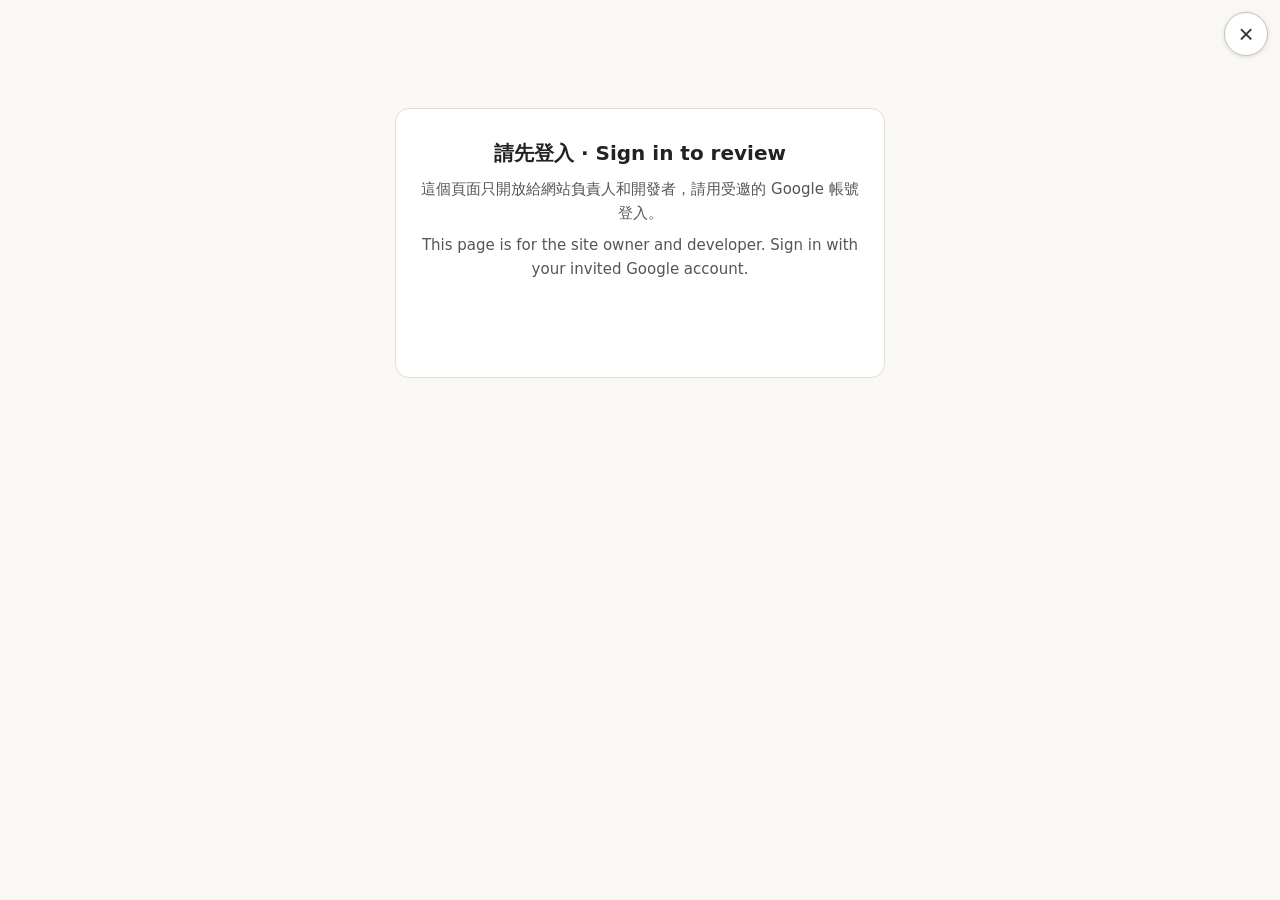
<file: log.html>
<!doctype html>
<html lang="zh-Hant" data-rv-lang="zh"><head><meta charset="utf-8"><meta name="viewport" content="width=device-width, initial-scale=1">
<meta name="robots" content="noindex,nofollow,noarchive"><title>更新紀錄 · Change log | Travis Bradberry</title>
<style>
body{font-family:system-ui,-apple-system,"PingFang TC",sans-serif;max-width:760px;margin:40px auto;padding:0 16px;color:#222;line-height:1.6;background:#faf8f4}
a{color:#1d4f91}h1{font-size:24px}h2{font-size:18px;margin-top:32px}p,li{color:#444}
.item{background:#fff;border:1px solid #e3ddd2;border-radius:10px;padding:16px;margin:16px 0}
.item h3{font-size:17px;margin:0 0 6px;color:#222}
.links a{display:inline-block;min-height:44px;line-height:44px;margin-right:16px}
.form label{display:block;font-size:14px;margin:10px 0 4px;color:#333}
.form textarea,.form input{width:100%;box-sizing:border-box;font:inherit;padding:10px;border:1px solid #c9c2b5;border-radius:8px;background:#fff}
.form textarea{min-height:96px}
.form input{min-height:44px}
.btns{display:flex;flex-wrap:wrap;gap:10px;margin-top:12px}
.btns button{min-height:44px;padding:0 18px;font:inherit;font-weight:600;border-radius:22px;border:1px solid #1d4f91;cursor:pointer}
.approve{background:#1d4f91;color:#fff}.changes{background:#fff;color:#1d4f91}
.btns button:disabled{opacity:.5;cursor:default}
.status{min-height:1.5em;margin-top:8px;font-size:14px}
.status.ok{color:#166534}.status.err{color:#b91c1c}
ol.q li{margin:0 0 12px}
.item .en,p .en{display:block;color:#777;font-size:14px;margin-top:2px}
</style>
</head>
<body>
<!-- review-gate: Google sign-in (checked by admin.shiptolive.com/api/review/check; approvals are checked again there) -->
<style>
html:not(.rv-open) body > :not(.rv-gate):not(.tab-close):not(.tab-close-hint):not(script):not(style){display:none!important}
html.rv-open .rv-gate{display:none}
.rv-gate{max-width:440px;margin:12vh auto;padding:28px 24px;background:#fff;border:1px solid #e3ddd2;border-radius:14px;text-align:center;font-family:system-ui,-apple-system,"PingFang TC",sans-serif;color:#222}
.rv-gate h1{font-size:20px;margin:0 0 8px;padding:0}.rv-gate p{color:#555;font-size:15px;line-height:1.6;margin:8px 0}
#rvBtn{display:flex;justify-content:center;margin:18px 0 6px;min-height:44px}
.rv-err{color:#b91c1c}
.rv-who{position:fixed;bottom:12px;right:12px;z-index:10;font:13px system-ui,sans-serif;color:#555;background:#fff;border:1px solid #e3ddd2;border-radius:999px;padding:8px 12px}
.rv-who button{border:0;background:none;color:#1d4f91;cursor:pointer;font:inherit;padding:0 0 0 8px;min-height:24px}
</style>
<div class="rv-gate" role="dialog" aria-labelledby="rvT">
<h1 id="rvT">請先登入 · Sign in to review</h1>
<p>這個頁面只開放給網站負責人和開發者，請用受邀的 Google 帳號登入。</p>
<p>This page is for the site owner and developer. Sign in with your invited Google account.</p>
<div id="rvBtn"></div>
<p class="rv-err" role="alert" hidden></p>
</div>
<script src="https://accounts.google.com/gsi/client" async></script>
<script>
(function(){
  var SITE='travisbradberry', PAGE='log', CLIENT='256863040665-48dc9gc0eig6fu68m4to2upqtuamd60k.apps.googleusercontent.com', API='https://admin.shiptolive.com/api/review/check';
  var err=document.querySelector('.rv-err');
  function fail(m){err.hidden=false;err.textContent=m;}
  function exp(c){try{return JSON.parse(atob(c.split('.')[1].replace(/-/g,'+').replace(/_/g,'/'))).exp*1000;}catch(e){return 0;}}
  function forget(){try{localStorage.removeItem('rv_cred');}catch(e){}}
  function who(email){
    var d=document.createElement('div');d.className='rv-who';d.textContent=email;
    var b=document.createElement('button');b.type='button';b.textContent='登出 Sign out';
    b.onclick=function(){forget();if(window.google&&google.accounts)google.accounts.id.disableAutoSelect();location.reload();};
    d.appendChild(b);document.body.appendChild(d);
  }
  function check(cred,silent){
    return fetch(API,{method:'POST',headers:{'Content-Type':'text/plain;charset=UTF-8'},body:JSON.stringify({site:SITE,page:PAGE,credential:cred})})
      .then(function(r){return r.json().catch(function(){return {};});})
      .then(function(j){
        if(j&&j.ok){var keep=j.session||cred;window.RV_CRED=keep;try{localStorage.setItem('rv_cred',keep);}catch(e){}
          document.documentElement.classList.add('rv-open');who(j.email);return;}
        forget();if(!silent)fail('這個 Google 帳號沒有這個頁面的權限。This Google account does not have access to this page.');
      })
      .catch(function(){if(!silent)fail('無法確認登入，請稍後再試。Could not check your sign-in. Please try again.');});
  }
  var saved=null;try{saved=localStorage.getItem('rv_cred');}catch(e){}
  var handoff=location.hash.match(/^#rv=([\w.-]+)$/);
  if(handoff){saved=handoff[1];history.replaceState(null,'',location.pathname+location.search);}
  var live=saved&&exp(saved)>Date.now()+120000;if(live)check(saved,true);
  (function wait(){
    if(!(window.google&&google.accounts&&google.accounts.id))return setTimeout(wait,100);
    google.accounts.id.initialize({client_id:CLIENT,auto_select:true,callback:function(r){err.hidden=true;check(r.credential,false);}});
    google.accounts.id.renderButton(document.getElementById('rvBtn'),{theme:'outline',size:'large',text:'signin_with'});
    if(!live)google.accounts.id.prompt();
  })();
})();
</script>

<button type="button" class="tab-close" aria-label="關閉分頁 Close tab" title="關閉分頁 Close tab">&times;</button>
<p class="tab-close-hint" role="status" hidden>請直接關閉這個分頁。You can close this tab now.</p>
<style>
.tab-close{position:fixed;top:12px;right:12px;z-index:10;width:44px;height:44px;border-radius:50%;border:1px solid #c9c2b5;background:#fff;color:#333;font-size:26px;line-height:1;cursor:pointer;box-shadow:0 1px 4px rgba(0,0,0,.12)}
.tab-close:hover{background:#f1ede6}.tab-close:focus-visible{outline:2px solid #1d4f91;outline-offset:2px}
h1{padding-right:52px}
.tab-close-hint{position:fixed;top:62px;right:12px;z-index:10;margin:0;padding:8px 12px;background:#222;color:#fff;border-radius:8px;font-size:14px}
</style>
<script>
document.querySelector('.tab-close').addEventListener('click',function(){
  window.close();
  // Browsers only let a page close a tab that was opened by a link or script; otherwise say so.
  setTimeout(function(){document.querySelector('.tab-close-hint').hidden=false;},300);
});
</script>
<h1>更新紀錄 · Change log</h1>
<p>Travis Bradberry 網站（www.travisbradberry.com）的每一次更新，最新的在最上面。等待同意的項目：<a href="/pending/">/pending</a>（內容）· <a href="/pending/yufan">/pending/yufan</a>（開發者）。這個頁面不會從網站連過來，也不會被搜尋引擎收錄。<span class="en">Every change to the Travis Bradberry site, newest first. Waiting for approval: /pending (content) · /pending/yufan (developer). Not linked from the site and not indexed.</span></p>
<!-- New runs: add a <div class="item"> right below this line. Chinese first; a short English line may follow in <span class="en">. -->
<div class="item"><h3>2026-11-28 03:00</h3><ul>
<li>新項目（等您確認）：<a href="/pending/">首頁</a>書籍介紹段落寫出 Emotional Intelligence 2.0 的共同作者 Jean Greaves，和 About 頁那一項一樣（AI 的 12 個回答有 7 個同時提到她；首頁是 Google 上曝光最多的頁面）。<span class="en">New item for your OK: Home names Jean Greaves as coauthor of Emotional Intelligence 2.0, matching the About item.</span></li>
<li>還在等您確認：書籍頁出版資料、About 頁共同作者兩項，以及問題區（Amazon 網址、得獎、演講聯絡）。這次沒有已同意的項目，所以網站內容沒有變更。<span class="en">Still waiting for your OK: the book page and About items, and the Questions box. Nothing was approved, so no page changed.</span></li>
<li>已檢查：網站健康 100 分，所有頁面檢查都通過；手機速度 80 分（上次 84，主要是 Google Analytics 程式載入時間，和網站內容無關）。Google 搜尋最近 28 天 599 次曝光、21 次點擊（上次 462 次、17 次）；「travis bradberry books」排名 7.8 → 6.9。<span class="en">Checked: health 100, all checks pass, mobile speed 80 (was 84). Google: 599 impressions, 21 clicks in 28 days (was 462, 17); "travis bradberry books" 7.8 to 6.9.</span></li>
</ul></div>
<div class="item"><h3>2026-11-27 03:00</h3><ul>
<li>已上線：<a href="/about.html#faq">About 頁</a>常見問題新增「Does Dr. Travis Bradberry give keynote speeches?」，用網站上已有的演講和客戶名單回答，讓搜尋「travis bradberry speaker」的人找得到。<span class="en">Live: About FAQ answer on keynote speeches, from the keynote and client list already on the site.</span></li>
<li>已上線（搜尋設定）：<a href="/#about-preview">首頁</a>作者區塊的按鈕改成「Read Dr. Bradberry's full biography」，讓 Google 從連結文字就知道 About 頁是他的介紹。<span class="en">Live (search setting): the Home author button now says "Read Dr. Bradberry's full biography".</span></li>
<li>新項目（等您確認）：<a href="/pending/">書籍頁</a>加上出版資料（Bruyere Publishing、2025 年 5 月 13 日、368 頁、精裝、ISBN），測驗密碼只能用一次的說明，以及 Emotional Intelligence 2.0 的共同作者 Jean Greaves。這些來自您 11 月 26 日的回覆。<span class="en">New item for your OK: book page publishing details, single-use test passcode, and Jean Greaves as coauthor (from your Nov 26 answers).</span></li>
<li>新項目（等您確認）：<a href="/pending/">About 頁</a>書籍卡片寫出共同作者 Jean Greaves（AI 的 12 個回答有 7 個同時提到她）。問題區已更新：請貼 Amazon 商品頁網址；sameAs 那題換了比較清楚的說法；得獎和演講聯絡兩題繼續等。<span class="en">New item for your OK: About names Jean Greaves as coauthor. Questions box updated (Amazon link, clearer profile-URL question; award and booking contact still open).</span></li>
<li>已檢查：網站健康 100 分，所有頁面檢查都通過；手機速度 84 分。Google 搜尋最近 28 天 462 次曝光、17 次點擊（上次 317 次、7 次）。網站地圖裡首頁和 About 的更新日期改成今天。<span class="en">Checked: health 100, all checks pass, mobile speed 84. Google: 462 impressions, 17 clicks in 28 days (was 317, 7). Sitemap dates updated.</span></li>
</ul></div>
<div class="item"><h3>2026-11-26 03:00</h3><ul>
<li>已上線（搜尋設定）：<a href="/">首頁</a>標題改成以人名開頭「Dr. Travis Bradberry: The New Emotional Intelligence」，搜尋他名字的人在結果裡最先看到他的名字；社群分享的標題一起改。<span class="en">Live (search settings): the Home title now starts with "Dr. Travis Bradberry", for people searching his name; social share titles match.</span></li>
<li>新項目（等您確認）：<a href="/about.html#faq">About 頁</a>常見問題加一題「他有沒有做主題演講？」，用網站上已有的演講和客戶名單回答。有人在 Google 搜尋「travis bradberry speaker」和「speaking fee」，但網站排在 30 名以後。另外在問題欄加了第 7 題：想邀請演講的人該聯絡誰。<span class="en">New item for your OK: an About FAQ answer on keynote speeches, from the keynote and client list already on the site ("travis bradberry speaker" ranks around 37). Question 7 added: who organizers should contact.</span></li>
<li>新項目（搜尋設定，下次更新上線）：首頁作者區塊的按鈕從「Read his full story」改成「Read Dr. Bradberry's full biography」，讓 Google 從連結文字就知道 About 頁是他的介紹。<span class="en">New item (search setting, goes live next update): the Home author button names where it goes.</span></li>
<li>已檢查：網站健康 100 分，所有頁面檢查都通過；手機速度 86 分。Google 搜尋最近 28 天 317 次曝光、7 次點擊（上次 223 次、6 次）。網站地圖裡首頁的更新日期改成今天。<span class="en">Checked: health 100, all page checks pass, mobile speed 86. Google: 317 impressions, 7 clicks in 28 days (was 223, 6). Sitemap date for Home updated.</span></li>
</ul></div>
<div class="item"><h3>2026-11-25 03:00</h3><ul>
<li>已上線（搜尋設定）：<a href="/about.html">About 頁</a>的標題改成問句「Who Is Dr. Travis Bradberry?」，搜尋描述縮短到 154 個字元並寫出兩本書名，在搜尋結果裡不會被截斷。<span class="en">Live (search settings): About title now asks "Who Is Dr. Travis Bradberry?"; the meta description is 154 characters and names both books.</span></li>
<li>已上線（搜尋設定）：<a href="/#book">首頁的書籍介紹</a>最後加了一個寫出書名的連結，連到書籍頁，讓 Google 和 AI 知道書的完整介紹在哪裡。<span class="en">Live (search settings): the home book intro links to the book page with the book's name.</span></li>
<li>新項目（搜尋設定，下次更新上線）：首頁標題改成以「Dr. Travis Bradberry」開頭。搜尋「travis bradberry」是網站曝光最多的搜尋（44 次、排名第 4），但只有 1 次點擊。<span class="en">New item (search setting, goes live next update): Home title starts with his name; "travis bradberry" has 44 impressions at position 4 but 1 click.</span></li>
<li>已檢查：網站健康 100 分，所有頁面檢查都通過；手機速度 87 分。書封圖片已經是優先載入，剩下的等待主要來自必須保留的 Google Analytics，所以這次不改速度。<span class="en">Checked: health 100, all page checks pass, mobile speed 87. The cover image already loads first; the remaining wait is mostly the required Google Analytics script, so no speed change this time.</span></li>
</ul></div>
<div class="item"><h3>2026-11-24 03:00</h3><ul>
<li>已上線：新的書籍頁 <a href="/the-new-emotional-intelligence.html"><em>The New Emotional Intelligence</em></a>（書裡有什麼、適合誰、常見問題）。選單和頁尾的「The Book」現在都連到這頁，也加進網站地圖和 llms.txt，讓 Google 和 AI 找得到。<span class="en">Live: the new book page for The New Emotional Intelligence; nav and footer "The Book" now open it; added to the sitemap and llms.txt.</span></li>
<li>已上線：<a href="/about.html">About 頁</a>加上「Who is Dr. Travis Bradberry?」標題、他寫過的兩本書，以及三題簡短問答（學歷、媒體報導、LEADx）。<span class="en">Live: About now has a "Who is Dr. Travis Bradberry?" heading, a Books section and a short FAQ.</span></li>
<li>已上線：<a href="/#faq">首頁常見問題</a>標題改成問句，並加兩題關於書的問答（最新的 EQ 書是哪本、Travis 寫過哪些書）。<span class="en">Live: Home FAQ heading is now a question, with two new book questions.</span></li>
<li>已上線（搜尋設定）：About 頁的結構化資料和首頁一致（別名、Wikidata、兩本書）；首頁上方的文字和書封一打開就顯示，不再等淡入動畫，讓手機版更快。<span class="en">Live (search settings): About schema matches Home; the homepage hero no longer waits for the fade-in.</span></li>
<li>修正了網站的技術問題，讓 Google 讀到一致的資料（首頁和 About 的結構化資料裡，書的網址改指向新的書籍頁）。<span class="en">Fix: the Book schema url on Home and About now points to the book page.</span></li>
<li>搜尋設定（<a href="/pending/yufan">/pending/yufan</a>，下次更新上線）：About 頁標題改成「Who Is Dr. Travis Bradberry? Emotional Intelligence Author」，描述縮短到 154 字元並寫出兩本書；首頁書籍介紹加一個連到書籍頁的連結。依據：Google Search Console 第一次有資料（28 天 116 次曝光、4 次點擊）。<span class="en">Search settings, live next run: About title and description; a home link to the book page. Based on the first Search Console data (116 impressions, 4 clicks in 28 days).</span></li>
<li>已檢查：問題清單還在等 Travis 那邊回覆。這次沒有新增內容草稿，因為下一步（Emotional Intelligence 2.0 頁、測驗密碼問答）需要先知道這些答案。<span class="en">Checked: the Questions box is still waiting; no new content drafts until those answers arrive.</span></li>
</ul></div>
<div class="item"><h3>2026-11-23 03:00</h3><ul>
<li>已上線：首頁在 Google 搜尋結果裡的描述縮短到 155 字元，不會再被截斷。<span class="en">Live: shorter homepage description for Google results (155 characters, no longer cut off).</span></li>
<li>已上線：About 頁標題上方加了一行小字「Home › About Me」，讓 Google 知道這頁在網站裡的位置（BreadcrumbList 結構化資料）。<span class="en">Live: a small "Home › About Me" trail on About, with BreadcrumbList schema.</span></li>
<li>已上線：首頁加上讓 AI 和 Google 讀的資料，把 Travis（也寫作「Travis Bradberry」）、他的 Wikidata 條目和 <em>Emotional Intelligence 2.0</em> 連在一起；看得到的文字沒變。<span class="en">Live: homepage schema ties Travis, his Wikidata entry and Emotional Intelligence 2.0 together; no visible text changed.</span></li>
<li>搜尋設定（<a href="/pending/yufan">/pending/yufan</a>，下次更新上線）：About 頁的結構化資料和首頁一致（別名、Wikidata、兩本書）；首頁上方的文字和書封一打開就顯示，不再等淡入動畫，讓手機版載入更快（PageSpeed 手機 88 分，LCP 3.9 秒）。<span class="en">Search settings, live next run: About schema matches Home; the homepage hero appears at once instead of fading in, to speed up mobile loading.</span></li>
<li>已檢查：/pending 的三個內容草稿（書籍頁、About、首頁問答）和問題清單仍在等回覆，這次沒有新增內容草稿，因為其他想法需要先知道問題的答案。<span class="en">Checked: the three content drafts and the Questions box are still waiting; no new content drafts until those answers arrive.</span></li>
</ul></div>
<div class="item"><h3>2026-11-22 03:00</h3><ul>
<li>第一次 AI 檢測的結果：12 個 AI 回答中有 9 個提到 Travis，但沒有一個引用 travisbradberry.com。這次的建議都是為了讓 AI 有網站上的頁面可以引用。<span class="en">First AI check: 9 of 12 answers name Travis, none cite the site. This run's drafts give AI pages to cite.</span></li>
<li>新文章：<em>The New Emotional Intelligence</em> 書籍頁（書裡有什麼、適合誰、和 Emotional Intelligence 2.0 的差別、常見問題），請到<a href="https://admin.shiptolive.com/marketing/travisbradberry/review" target="_blank" rel="noopener">「審閱文章」</a>預覽和同意。<span class="en">New article: a book page for The New Emotional Intelligence, waiting on the Review articles page.</span></li>
<li>待同意（<a href="/pending/">/pending</a>）：About 頁加上「Travis 是誰」、他寫過的兩本書和簡短問答；首頁常見問題加兩題關於書的問答。另外有幾個只有 Travis 那邊知道的問題（共同作者、ISBN、購買連結、測驗密碼）。<span class="en">At /pending: About page (who he is, his books, short FAQ), Home FAQ (two book questions), and a Questions box.</span></li>
<li>搜尋設定（<a href="/pending/yufan">/pending/yufan</a>，下次更新上線）：首頁描述縮短到 160 字元（原本 206，Google 會截斷）；About 頁加上麵包屑；首頁結構化資料把 Travis 和 Emotional Intelligence 2.0 連起來。<span class="en">Search settings, live next run: shorter homepage description, About breadcrumbs, homepage Person and Book schema.</span></li>
</ul></div>
<div class="item"><h3>2026-11-21（設定，由 Yufan 完成 · setup, by Yufan）</h3><ul>
<li>已加上 AI 訪客追蹤（首頁和 About 頁），可以知道有多少人是從 ChatGPT、Claude、Perplexity 等 AI 助理過來的。<span class="en">AI-visit tracking added to Home and About: we can see visits that come from AI assistants.</span></li>
<li>從現在起網站每天檢查一次。小的技術修正會寫在這裡；任何會改變網站內容的修改，都會先放到 <a href="/pending/">/pending</a>（新文章則在<a href="https://admin.shiptolive.com/marketing/travisbradberry/review" target="_blank" rel="noopener">「審閱文章」</a>頁面）等同意。<span class="en">From now on the site is checked once a day; anything that changes what the site says waits for approval first.</span></li>
</ul></div>
</body></html>
</file>
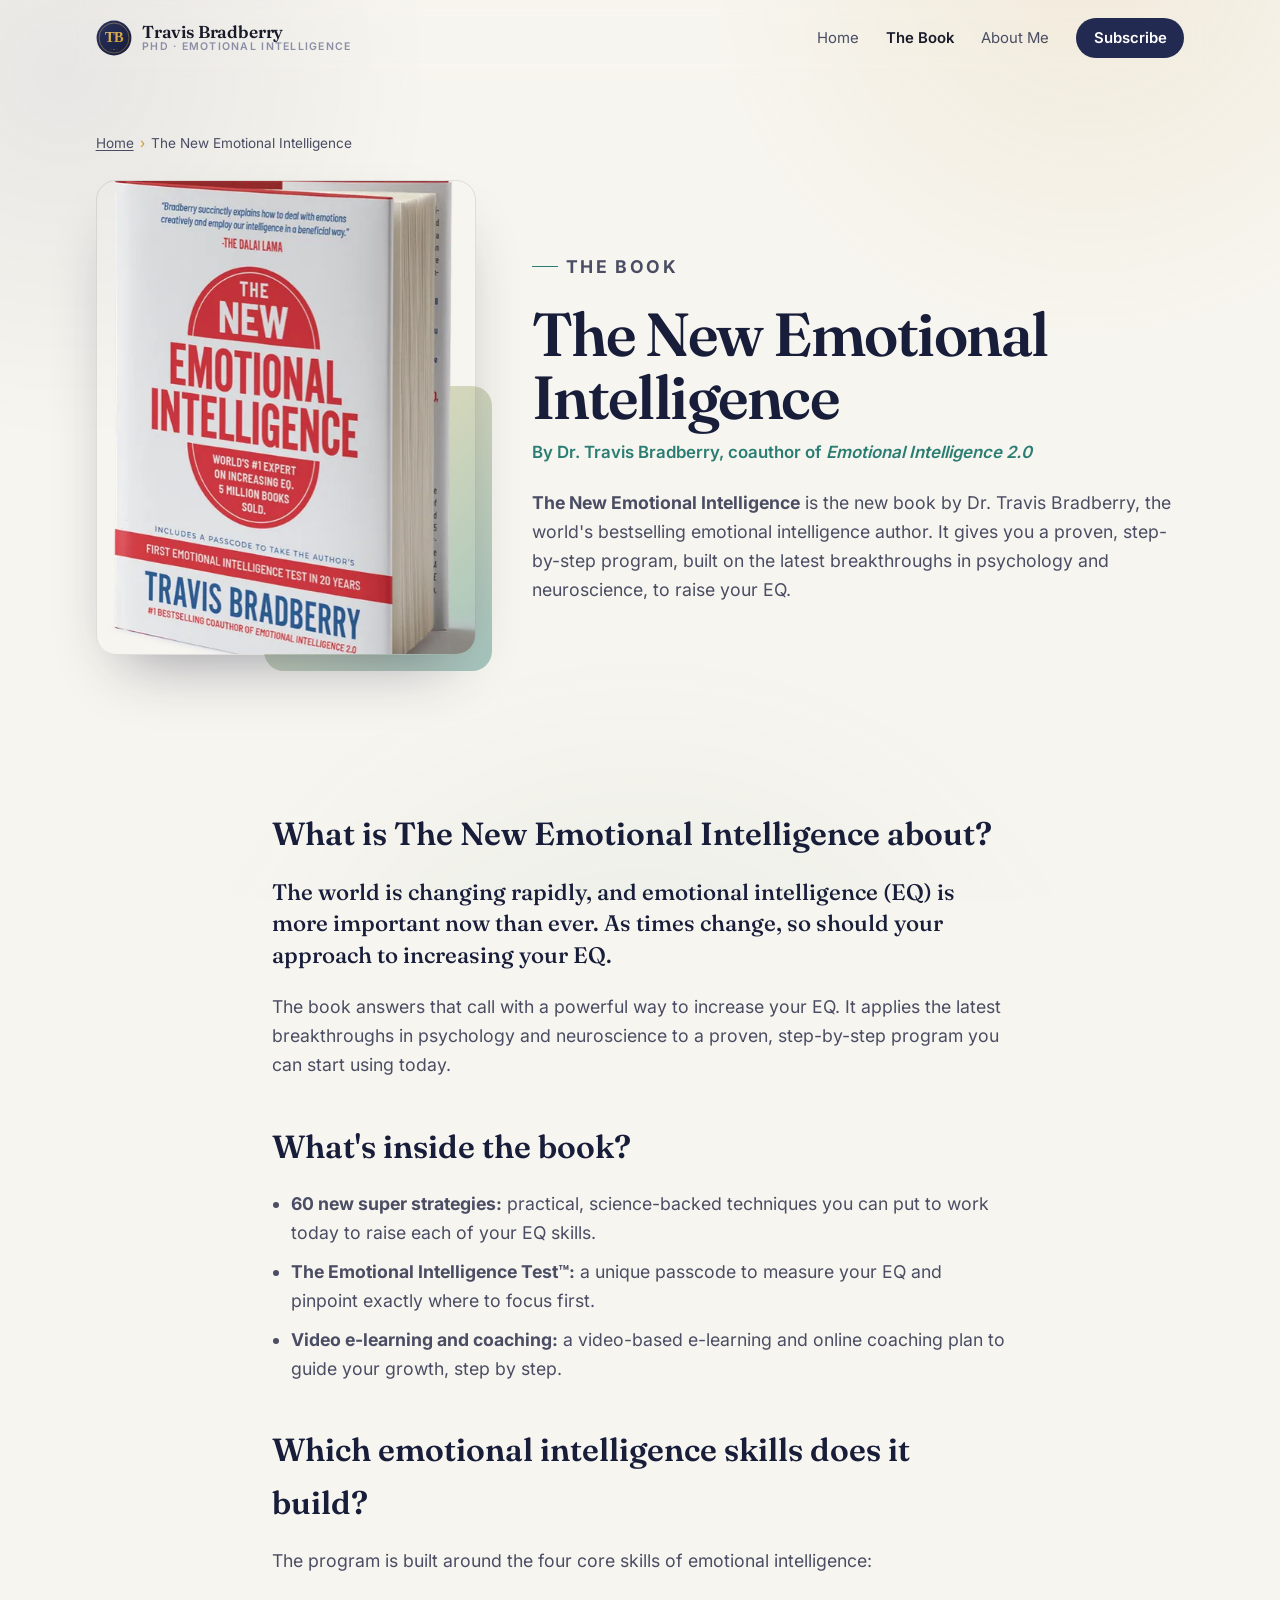
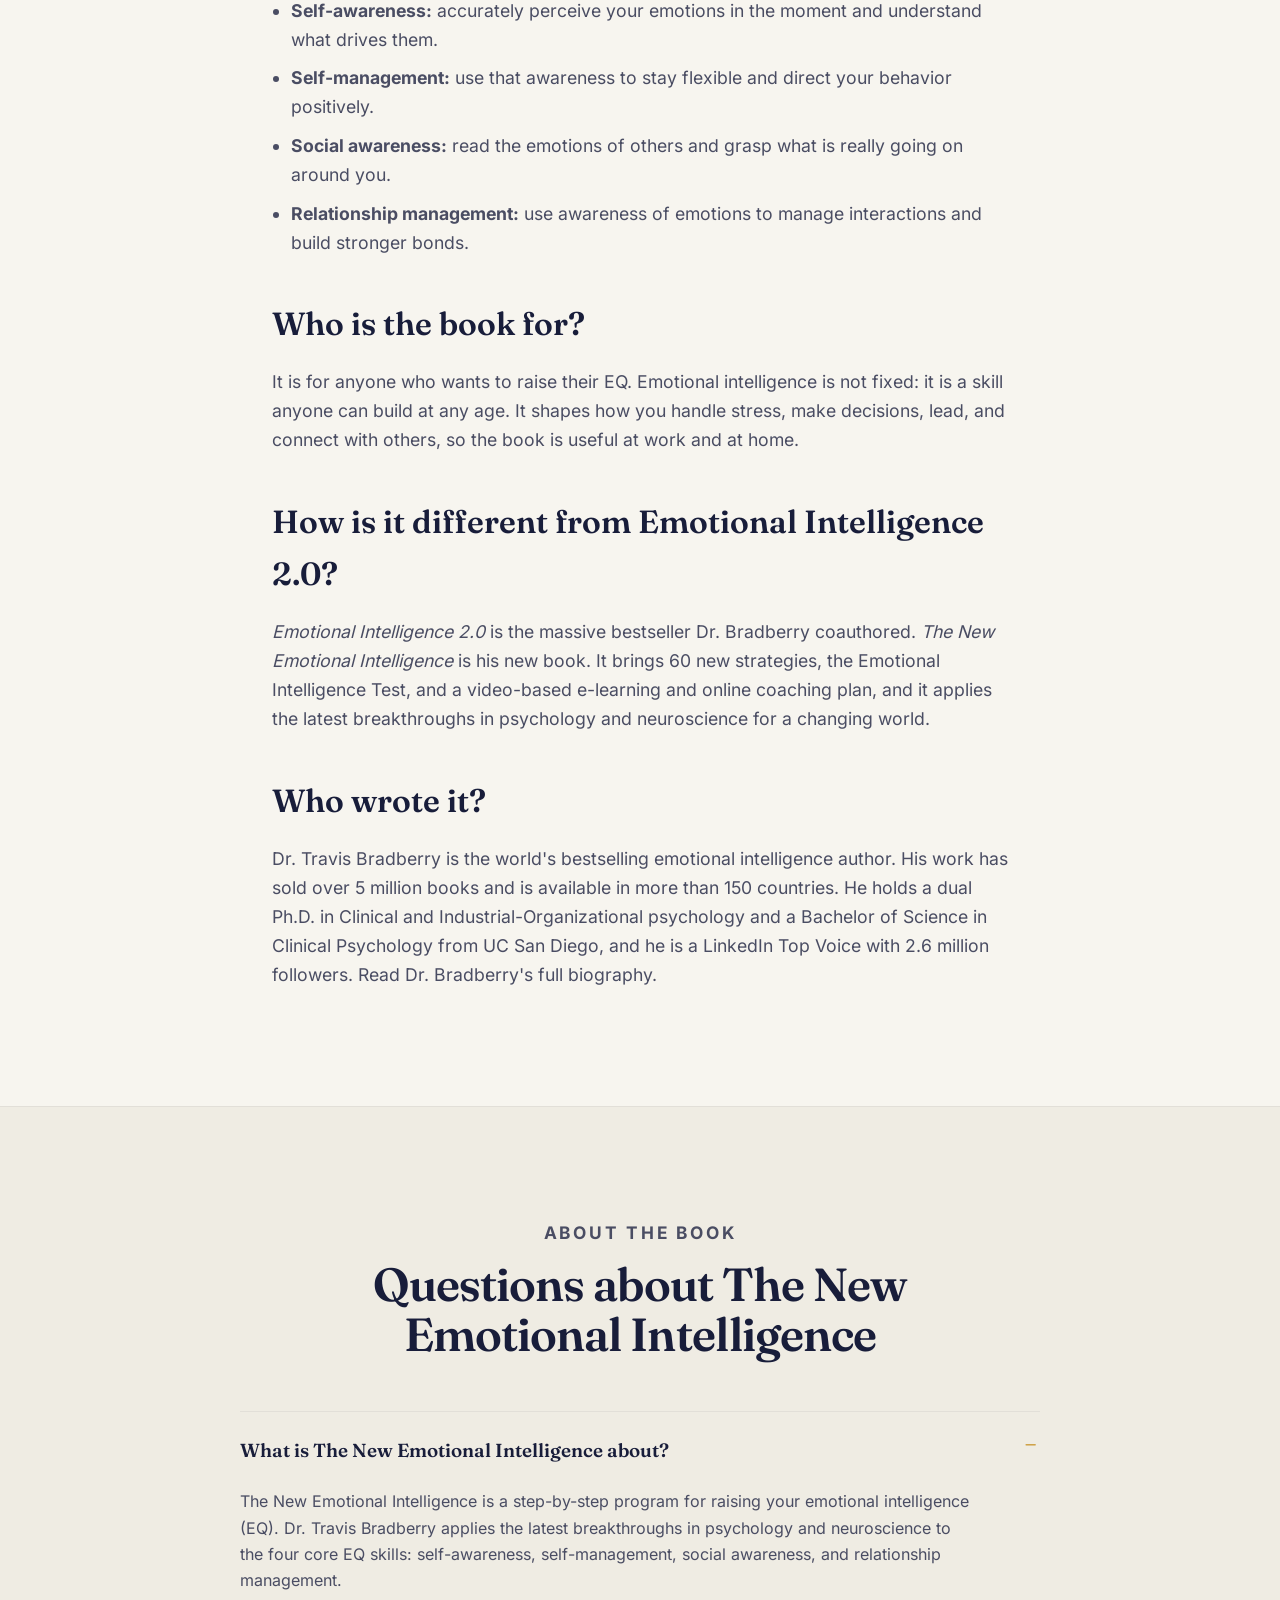
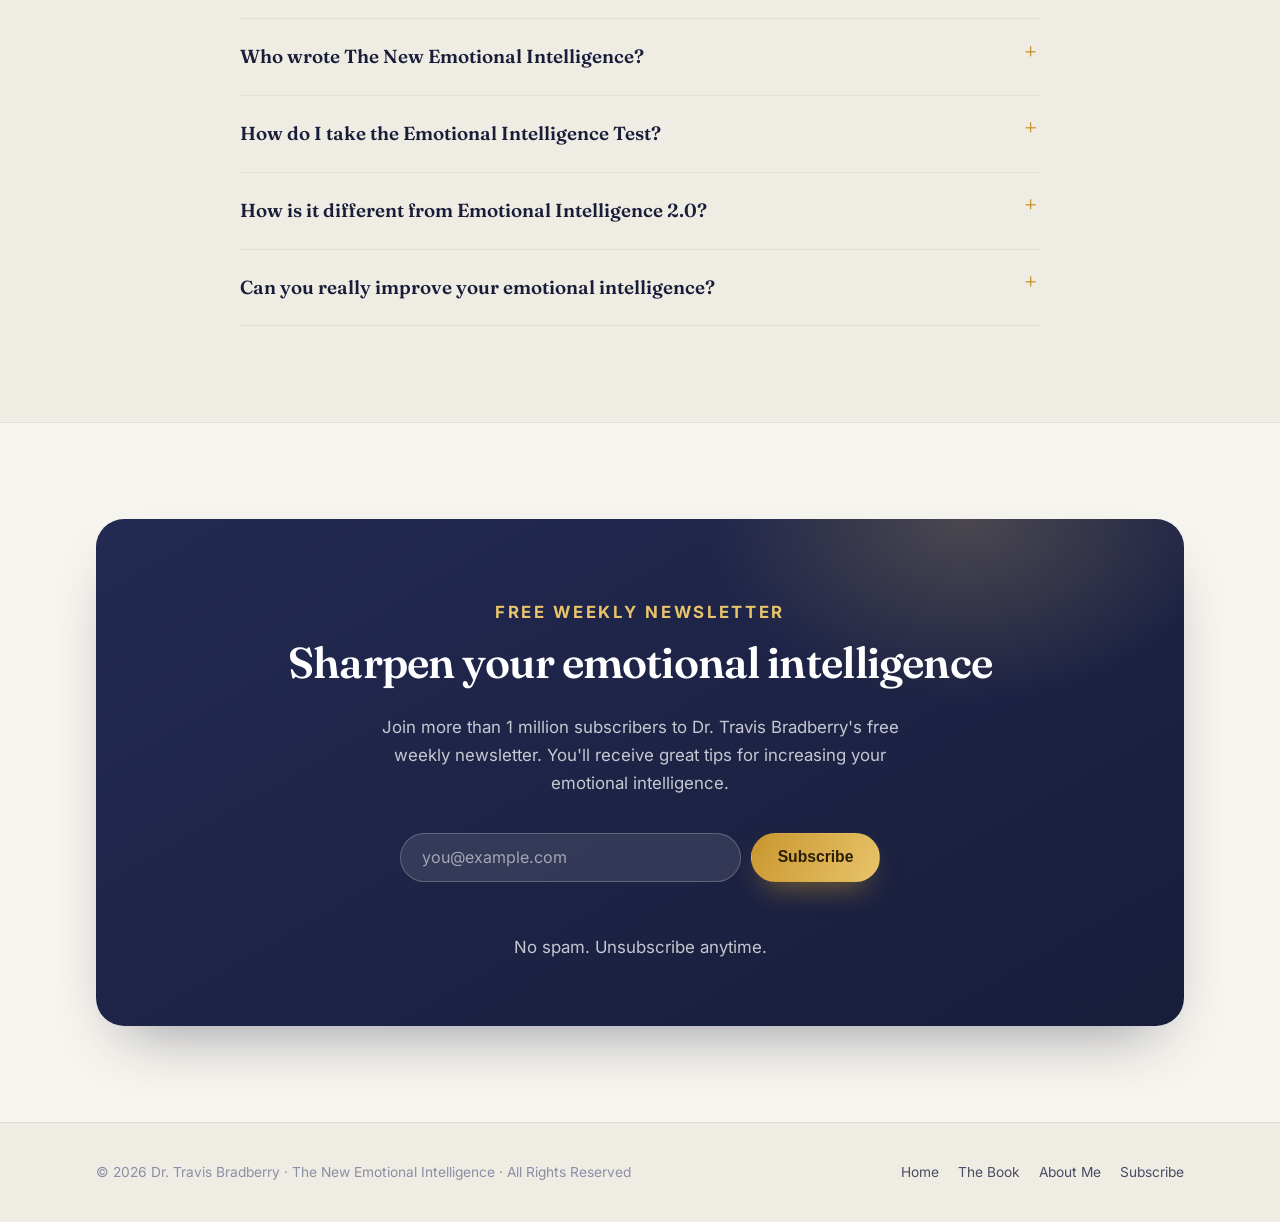
<file: the-new-emotional-intelligence.html>
<!DOCTYPE html>
<html lang="en">
<head>
<!-- Google tag (gtag.js) -->
<script async src="https://www.googletagmanager.com/gtag/js?id=G-ZVDS012KVS"></script>
<script>
  window.dataLayer = window.dataLayer || [];
  function gtag(){dataLayer.push(arguments);}
  gtag('js', new Date());
  gtag('config', 'G-ZVDS012KVS');
</script>
  <meta charset="UTF-8" />
  <meta name="viewport" content="width=device-width, initial-scale=1.0" />
  <meta name="robots" content="index, follow, max-image-preview:large" />
  <link rel="canonical" href="https://www.travisbradberry.com/the-new-emotional-intelligence.html" />

  <title>The New Emotional Intelligence: Book by Dr. Travis Bradberry</title>
  <meta name="description" content="The New Emotional Intelligence by Dr. Travis Bradberry: what's inside (60 new strategies, the Emotional Intelligence Test, video e-learning) and who it's for." />
  <meta name="author" content="Dr. Travis Bradberry" />
  <meta name="theme-color" content="#181d3a" />

  <meta property="og:type" content="book" />
  <meta property="og:site_name" content="Dr. Travis Bradberry" />
  <meta property="og:title" content="The New Emotional Intelligence: Book by Dr. Travis Bradberry" />
  <meta property="og:description" content="The New Emotional Intelligence by Dr. Travis Bradberry: what's inside (60 new strategies, the Emotional Intelligence Test, video e-learning) and who it's for." />
  <meta property="og:url" content="https://www.travisbradberry.com/the-new-emotional-intelligence.html" />
  <meta property="og:image" content="https://www.travisbradberry.com/assets/img/book-cover.png" />
  <meta property="og:image:alt" content="The New Emotional Intelligence book cover" />
  <meta property="og:locale" content="en_US" />

  <meta name="twitter:card" content="summary_large_image" />
  <meta name="twitter:title" content="The New Emotional Intelligence: Book by Dr. Travis Bradberry" />
  <meta name="twitter:description" content="The New Emotional Intelligence by Dr. Travis Bradberry: what's inside (60 new strategies, the Emotional Intelligence Test, video e-learning) and who it's for." />
  <meta name="twitter:image" content="https://www.travisbradberry.com/assets/img/book-cover.png" />

  <link rel="icon" type="image/svg+xml" href="/assets/favicon.svg" />
  <link rel="preload" as="image" type="image/webp" fetchpriority="high" href="/assets/img/book-cover-500.webp" />
  <link rel="preload" as="font" type="font/woff2" href="/assets/fonts/fraunces-normal-latin.woff2" crossorigin />
  <link rel="preload" as="font" type="font/woff2" href="/assets/fonts/inter-normal-latin.woff2" crossorigin />
  <link rel="stylesheet" href="/assets/fonts.css" />
  <link rel="stylesheet" href="/styles.css" />

  <script type="application/ld+json">
{
  "@context": "https://schema.org",
  "@graph": [
    {
      "@type": "WebPage",
      "@id": "https://www.travisbradberry.com/the-new-emotional-intelligence.html#webpage",
      "url": "https://www.travisbradberry.com/the-new-emotional-intelligence.html",
      "name": "The New Emotional Intelligence: Book by Dr. Travis Bradberry",
      "description": "The New Emotional Intelligence by Dr. Travis Bradberry: what's inside (60 new strategies, the Emotional Intelligence Test, video e-learning) and who it's for.",
      "inLanguage": "en",
      "mainEntity": {
        "@id": "https://www.travisbradberry.com/#book"
      },
      "breadcrumb": {
        "@id": "https://www.travisbradberry.com/the-new-emotional-intelligence.html#breadcrumb"
      }
    },
    {
      "@type": "Book",
      "@id": "https://www.travisbradberry.com/#book",
      "name": "The New Emotional Intelligence",
      "url": "https://www.travisbradberry.com/the-new-emotional-intelligence.html",
      "author": {
        "@type": "Person",
        "name": "Dr. Travis Bradberry",
        "@id": "https://www.travisbradberry.com/#travis",
        "url": "https://www.travisbradberry.com/about.html"
      },
      "genre": "Self-help",
      "inLanguage": "en",
      "image": "https://www.travisbradberry.com/assets/img/book-cover.png",
      "about": {
        "@type": "DefinedTerm",
        "name": "Emotional Intelligence",
        "alternateName": "EQ"
      },
      "keywords": "emotional intelligence, EQ, self-awareness, self-management, social awareness, relationship management, Emotional Intelligence Test",
      "description": "A book by Dr. Travis Bradberry that applies the latest breakthroughs in psychology and neuroscience to deliver a proven, step-by-step program to raise your EQ, with 60 new strategies, the Emotional Intelligence Test, and video e-learning and coaching."
    },
    {
      "@type": "BreadcrumbList",
      "@id": "https://www.travisbradberry.com/the-new-emotional-intelligence.html#breadcrumb",
      "itemListElement": [
        {
          "@type": "ListItem",
          "position": 1,
          "name": "Home",
          "item": "https://www.travisbradberry.com/"
        },
        {
          "@type": "ListItem",
          "position": 2,
          "name": "The New Emotional Intelligence",
          "item": "https://www.travisbradberry.com/the-new-emotional-intelligence.html"
        }
      ]
    },
    {
      "@type": "FAQPage",
      "@id": "https://www.travisbradberry.com/the-new-emotional-intelligence.html#faq",
      "mainEntity": [
        {
          "@type": "Question",
          "name": "What is The New Emotional Intelligence about?",
          "acceptedAnswer": {
            "@type": "Answer",
            "text": "The New Emotional Intelligence is a step-by-step program for raising your emotional intelligence (EQ). Dr. Travis Bradberry applies the latest breakthroughs in psychology and neuroscience to the four core EQ skills: self-awareness, self-management, social awareness, and relationship management."
          }
        },
        {
          "@type": "Question",
          "name": "Who wrote The New Emotional Intelligence?",
          "acceptedAnswer": {
            "@type": "Answer",
            "text": "Dr. Travis Bradberry wrote The New Emotional Intelligence. He is the world's bestselling emotional intelligence author, the coauthor of Emotional Intelligence 2.0, and holds a dual Ph.D. in clinical and industrial-organizational psychology."
          }
        },
        {
          "@type": "Question",
          "name": "How do I take the Emotional Intelligence Test?",
          "acceptedAnswer": {
            "@type": "Answer",
            "text": "The book includes a unique passcode for the Emotional Intelligence Test. The test measures your EQ and shows you exactly where to focus first, so you can pick the strategies that matter most for you."
          }
        },
        {
          "@type": "Question",
          "name": "How is it different from Emotional Intelligence 2.0?",
          "acceptedAnswer": {
            "@type": "Answer",
            "text": "Emotional Intelligence 2.0 is the bestseller Dr. Bradberry coauthored. The New Emotional Intelligence is his new book, with 60 new strategies, the Emotional Intelligence Test, and a video-based e-learning and online coaching plan, built for a world that is changing rapidly."
          }
        },
        {
          "@type": "Question",
          "name": "Can you really improve your emotional intelligence?",
          "acceptedAnswer": {
            "@type": "Answer",
            "text": "Yes. Emotional intelligence is not fixed. It is a skill anyone can build at any age, and the book gives you strategies to raise each of the four EQ skills."
          }
        }
      ]
    }
  ]
}
  </script>
<script src="https://admin.shiptolive.com/stl-track.js" data-site="travisbradberry" data-leads="1" defer></script>
</head>
<body class="book-page">
  <a class="skip-link" href="#inside">Skip to content</a>
  <div class="bg-wash" aria-hidden="true"></div>

  <!-- NAV -->
  <header class="nav" id="top">
    <a class="brand" href="/index.html" aria-label="Dr. Travis Bradberry, home">
      <img src="/assets/logo.svg" alt="" width="40" height="40" />
      <span class="brand-text">
        <span class="brand-name">Travis Bradberry</span>
        <span class="brand-sub">PhD · Emotional Intelligence</span>
      </span>
    </a>
    <button class="nav-toggle" type="button" aria-label="Toggle menu" aria-expanded="false" aria-controls="primary-nav">
      <span></span><span></span><span></span>
    </button>
    <nav class="nav-links" id="primary-nav" aria-label="Primary">
      <a href="/index.html">Home</a>
      <a href="/the-new-emotional-intelligence.html" class="active">The Book</a>
      <a href="/about.html">About Me</a>
      <a class="nav-cta" href="/index.html#subscribe">Subscribe</a>
    </nav>
  </header>


  <main id="main">
    <section class="about-hero">
      <nav class="wrap breadcrumb" aria-label="Breadcrumb">
        <ol>
          <li><a href="/index.html">Home</a></li>
          <li aria-current="page">The New Emotional Intelligence</li>
        </ol>
      </nav>
      <div class="wrap about-hero-grid">
        <div class="about-photo reveal">
          <picture>
            <source type="image/webp" srcset="/assets/img/book-cover-500.webp 500w, /assets/img/book-cover.webp 553w" sizes="(max-width: 760px) 300px, 380px" />
            <img src="/assets/img/book-cover.png" alt="The New Emotional Intelligence book cover by Dr. Travis Bradberry" width="553" height="760" fetchpriority="high" decoding="async" />
          </picture>
        </div>
        <div class="reveal">
          <p class="eyebrow">The book</p>
          <h1>The New Emotional Intelligence</h1>
          <p class="role">By Dr. Travis Bradberry, coauthor of <em>Emotional Intelligence 2.0</em></p>
          <p><strong>The New Emotional Intelligence</strong> is the new book by Dr. Travis Bradberry, the world's bestselling emotional intelligence author. It gives you a proven, step-by-step program, built on the latest breakthroughs in psychology and neuroscience, to raise your EQ.</p>
        </div>
      </div>
    </section>

    <section class="section" id="inside">
      <div class="wrap">
        <div class="bio-prose reveal">
          <h2>What is The New Emotional Intelligence about?</h2>
          <p class="lead">The world is changing rapidly, and emotional intelligence (EQ) is more important now than ever. As times change, so should your approach to increasing your EQ.</p>
          <p>The book answers that call with a powerful way to increase your EQ. It applies the latest breakthroughs in psychology and neuroscience to a proven, step-by-step program you can start using today.</p>

          <h2>What's inside the book?</h2>
          <ul>
            <li><strong>60 new super strategies:</strong> practical, science-backed techniques you can put to work today to raise each of your EQ skills.</li>
            <li><strong>The Emotional Intelligence Test&trade;:</strong> a unique passcode to measure your EQ and pinpoint exactly where to focus first.</li>
            <li><strong>Video e-learning and coaching:</strong> a video-based e-learning and online coaching plan to guide your growth, step by step.</li>
          </ul>

          <h2>Which emotional intelligence skills does it build?</h2>
          <p>The program is built around the four core skills of emotional intelligence:</p>
          <ul>
            <li><strong>Self-awareness:</strong> accurately perceive your emotions in the moment and understand what drives them.</li>
            <li><strong>Self-management:</strong> use that awareness to stay flexible and direct your behavior positively.</li>
            <li><strong>Social awareness:</strong> read the emotions of others and grasp what is really going on around you.</li>
            <li><strong>Relationship management:</strong> use awareness of emotions to manage interactions and build stronger bonds.</li>
          </ul>

          <h2>Who is the book for?</h2>
          <p>It is for anyone who wants to raise their EQ. Emotional intelligence is not fixed: it is a skill anyone can build at any age. It shapes how you handle stress, make decisions, lead, and connect with others, so the book is useful at work and at home.</p>

          <h2>How is it different from Emotional Intelligence 2.0?</h2>
          <p><em>Emotional Intelligence 2.0</em> is the massive bestseller Dr. Bradberry coauthored. <em>The New Emotional Intelligence</em> is his new book. It brings 60 new strategies, the Emotional Intelligence Test, and a video-based e-learning and online coaching plan, and it applies the latest breakthroughs in psychology and neuroscience for a changing world.</p>

          <h2>Who wrote it?</h2>
          <p>Dr. Travis Bradberry is the world's bestselling emotional intelligence author. His work has sold over 5 million books and is available in more than 150 countries. He holds a dual Ph.D. in Clinical and Industrial-Organizational psychology and a Bachelor of Science in Clinical Psychology from UC San Diego, and he is a LinkedIn Top Voice with 2.6 million followers. <a href="/about.html">Read Dr. Bradberry's full biography</a>.</p>
        </div>
      </div>
    </section>

    <section class="section alt" id="faq">
      <div class="wrap">
        <div class="section-head">
          <p class="kicker">About the book</p>
          <h2>Questions about The New Emotional Intelligence</h2>
        </div>
        <div class="faq reveal">
          <details class="faq-item" open>
            <summary>What is The New Emotional Intelligence about?</summary>
            <div class="faq-a">
              <p>The New Emotional Intelligence is a step-by-step program for raising your emotional intelligence (EQ). Dr. Travis Bradberry applies the latest breakthroughs in psychology and neuroscience to the four core EQ skills: self-awareness, self-management, social awareness, and relationship management.</p>
            </div>
          </details>
          <details class="faq-item">
            <summary>Who wrote The New Emotional Intelligence?</summary>
            <div class="faq-a">
              <p>Dr. Travis Bradberry wrote The New Emotional Intelligence. He is the world's bestselling emotional intelligence author, the coauthor of Emotional Intelligence 2.0, and holds a dual Ph.D. in clinical and industrial-organizational psychology.</p>
            </div>
          </details>
          <details class="faq-item">
            <summary>How do I take the Emotional Intelligence Test?</summary>
            <div class="faq-a">
              <p>The book includes a unique passcode for the Emotional Intelligence Test. The test measures your EQ and shows you exactly where to focus first, so you can pick the strategies that matter most for you.</p>
            </div>
          </details>
          <details class="faq-item">
            <summary>How is it different from Emotional Intelligence 2.0?</summary>
            <div class="faq-a">
              <p>Emotional Intelligence 2.0 is the bestseller Dr. Bradberry coauthored. The New Emotional Intelligence is his new book, with 60 new strategies, the Emotional Intelligence Test, and a video-based e-learning and online coaching plan, built for a world that is changing rapidly.</p>
            </div>
          </details>
          <details class="faq-item">
            <summary>Can you really improve your emotional intelligence?</summary>
            <div class="faq-a">
              <p>Yes. Emotional intelligence is not fixed. It is a skill anyone can build at any age, and the book gives you strategies to raise each of the four EQ skills.</p>
            </div>
          </details>
        </div>
      </div>
    </section>
    <!-- SUBSCRIBE -->
    <section class="cta" id="subscribe">
      <div class="wrap">
        <div class="cta-card reveal">
          <p class="kicker">Free weekly newsletter</p>
          <h2>Sharpen your emotional intelligence</h2>
          <p>Join more than 1 million subscribers to Dr. Travis Bradberry's free weekly newsletter. You'll receive great tips for increasing your emotional intelligence.</p>
          <form class="subscribe-form" novalidate>
            <div class="subscribe-row">
              <input type="email" inputmode="email" autocomplete="email" placeholder="you@example.com" aria-label="Your email address" required />
              <button class="btn btn-gold" type="submit">Subscribe</button>
            </div>
            <div class="hp" aria-hidden="true"><input type="text" name="_honey" tabindex="-1" autocomplete="off" /></div>
            <p class="form-status" role="status" aria-live="polite"></p>
            <p class="fineprint">No spam. Unsubscribe anytime.</p>
          </form>
        </div>
      </div>
    </section>
  </main>

  <footer class="foot">
    <div class="wrap">
      <span>© <span id="year"></span> Dr. Travis Bradberry · The New Emotional Intelligence · All Rights Reserved</span>
      <nav class="foot-links" aria-label="Footer">
        <a href="/index.html">Home</a>
        <a href="/the-new-emotional-intelligence.html">The Book</a>
        <a href="/about.html">About Me</a>
        <a href="/index.html#subscribe">Subscribe</a>
      </nav>
    </div>
  </footer>

  <script src="/script.js" defer></script>
</body>
</html>
</file>
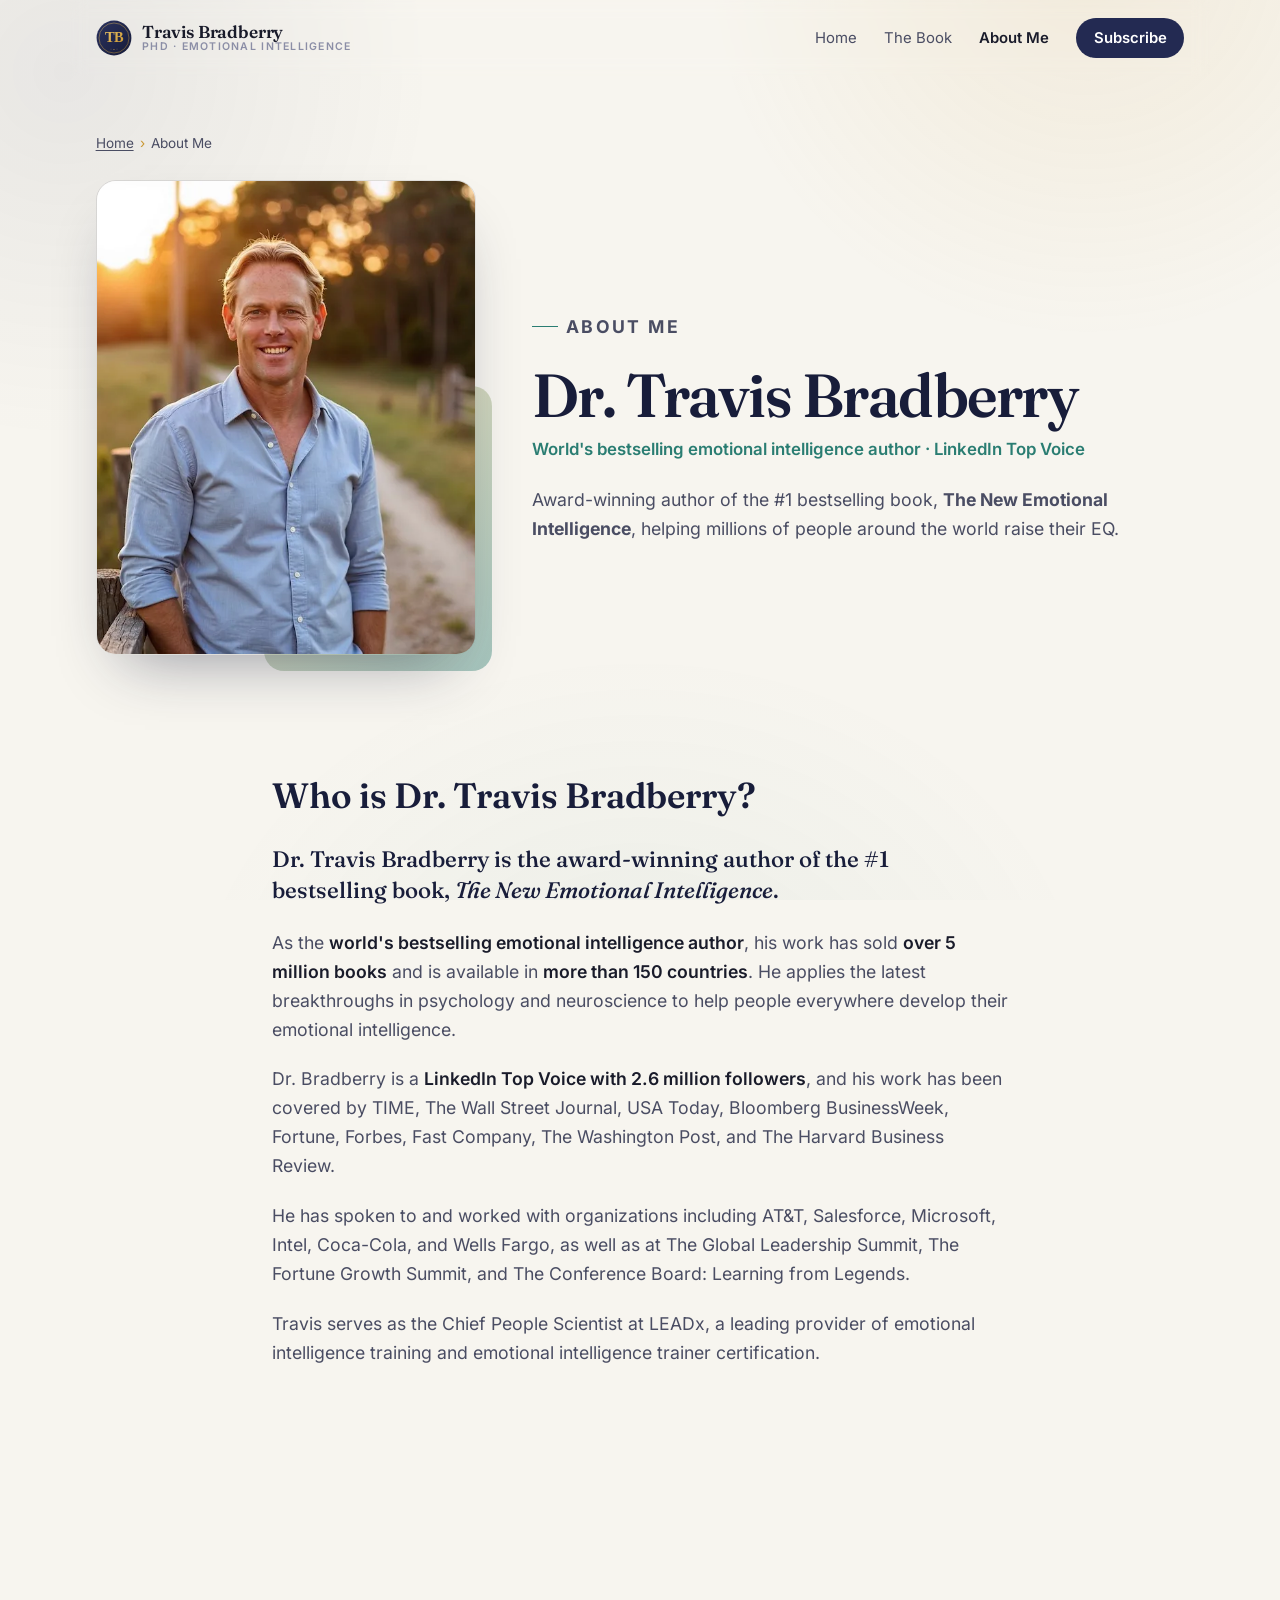
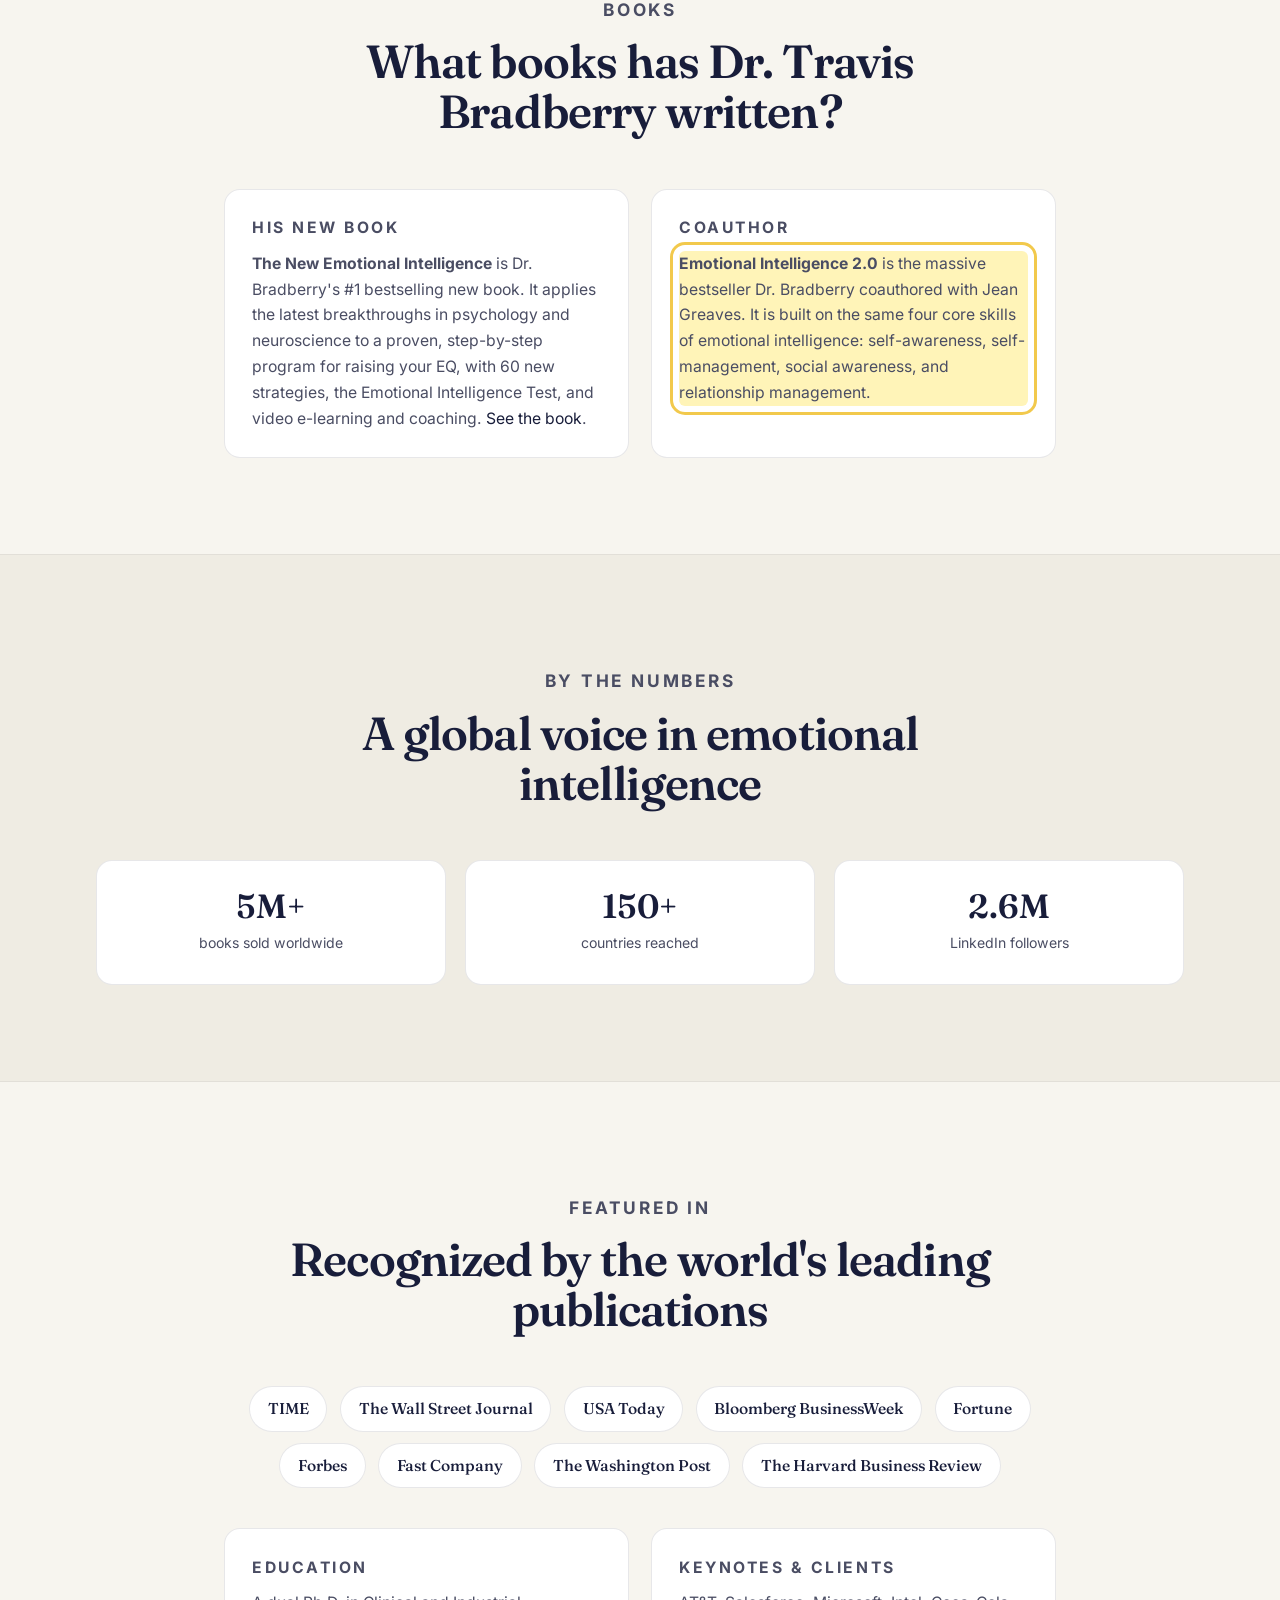
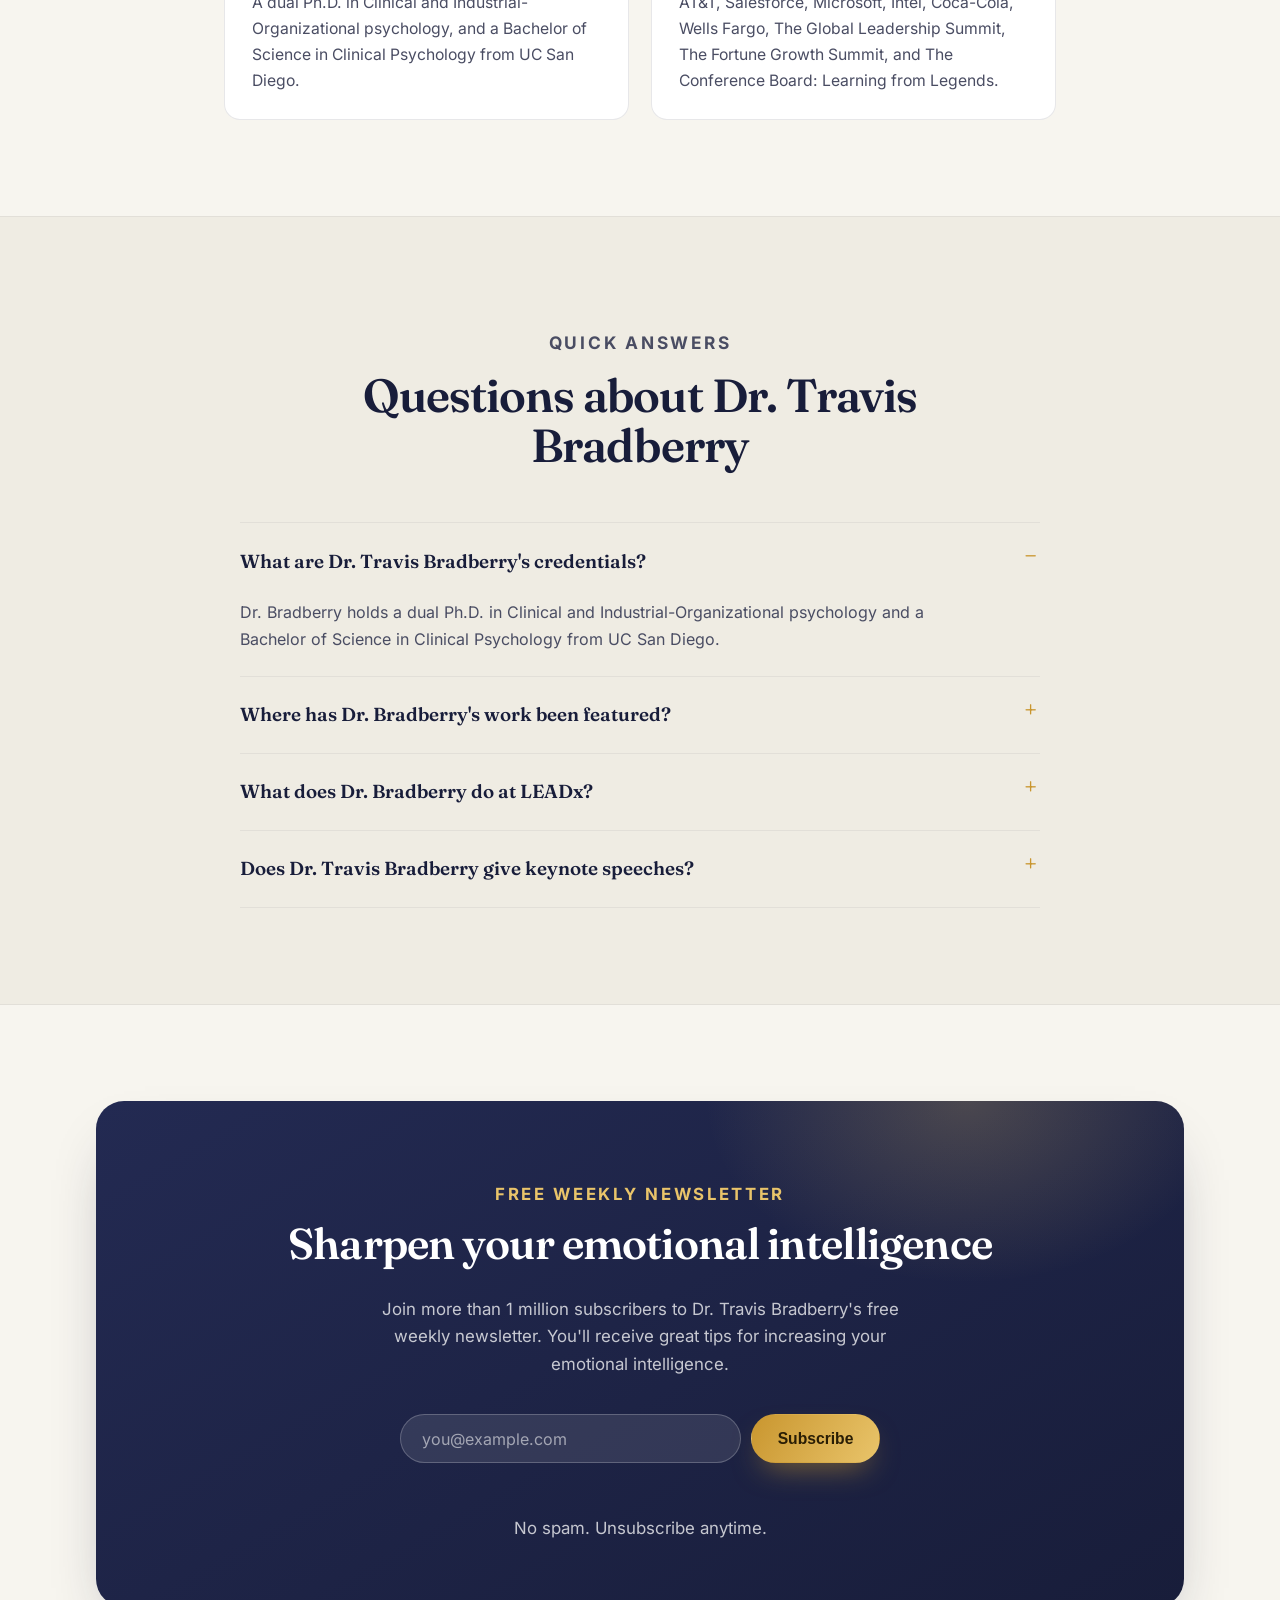
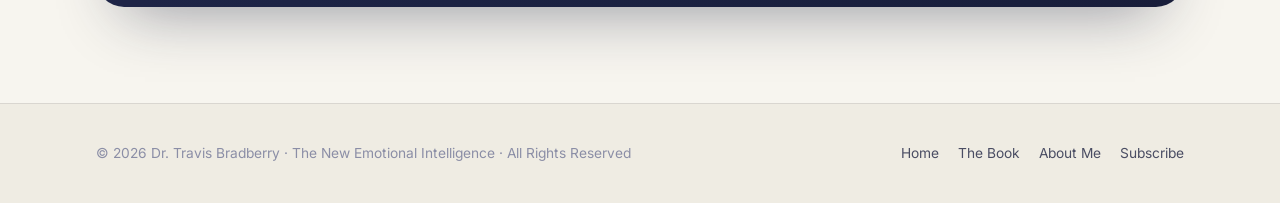
<file: pending/about.html>
<!DOCTYPE html>
<html lang="en">
<head>
  <meta charset="UTF-8" />
  <meta name="viewport" content="width=device-width, initial-scale=1.0" />

  <title>Who Is Dr. Travis Bradberry? Emotional Intelligence Author</title>
  <meta name="description" content="Dr. Travis Bradberry, author of The New Emotional Intelligence and coauthor of Emotional Intelligence 2.0, has sold over 5 million books in 150+ countries." />
  <meta name="author" content="Dr. Travis Bradberry" />
  <meta name="robots" content="noindex,nofollow,noarchive" />
  <meta name="theme-color" content="#181d3a" />

  <meta property="og:type" content="profile" />
  <meta property="og:site_name" content="Dr. Travis Bradberry" />
  <meta property="og:title" content="Who Is Dr. Travis Bradberry? Emotional Intelligence Author" />
  <meta property="og:description" content="The world's bestselling emotional intelligence author and a LinkedIn Top Voice with 2.6 million followers." />
  <meta property="og:url" content="https://www.travisbradberry.com/about.html" />
  <meta property="og:image" content="https://www.travisbradberry.com/assets/img/travis-headshot.jpg" />
  <meta property="og:image:alt" content="Portrait of Dr. Travis Bradberry" />
  <meta property="og:locale" content="en_US" />

  <meta name="twitter:card" content="summary_large_image" />
  <meta name="twitter:title" content="Who Is Dr. Travis Bradberry? Emotional Intelligence Author" />
  <meta name="twitter:description" content="The world's bestselling emotional intelligence author and LinkedIn Top Voice." />
  <meta name="twitter:image" content="https://www.travisbradberry.com/assets/img/travis-headshot.jpg" />

  <link rel="icon" type="image/svg+xml" href="/assets/favicon.svg" />

  <!-- Preload the LCP hero image (headshot) -->
  <link rel="preload" as="image" type="image/webp" fetchpriority="high" href="/assets/img/travis-headshot.webp" />

  <!-- Self-hosted fonts (no third-party requests) — preload the above-the-fold faces -->
  <link rel="preload" as="font" type="font/woff2" href="/assets/fonts/fraunces-normal-latin.woff2" crossorigin />
  <link rel="preload" as="font" type="font/woff2" href="/assets/fonts/inter-normal-latin.woff2" crossorigin />
  <link rel="stylesheet" href="/assets/fonts.css" />
  <link rel="stylesheet" href="/styles.css" />

  <script type="application/ld+json">
  {
    "@context": "https://schema.org",
    "@type": "Person",
    "@id": "https://www.travisbradberry.com/#travis",
    "name": "Dr. Travis Bradberry",
    "alternateName": "Travis Bradberry",
    "jobTitle": ["Author & Emotional Intelligence Expert", "Chief People Scientist"],
    "description": "The award-winning author of the #1 bestselling book The New Emotional Intelligence and the world's bestselling emotional intelligence author. A LinkedIn Top Voice with 2.6 million followers.",
    "url": "https://www.travisbradberry.com/about.html",
    "image": "https://www.travisbradberry.com/assets/img/travis-headshot.jpg",
    "alumniOf": {
      "@type": "CollegeOrUniversity",
      "@id": "https://www.travisbradberry.com/#ucsd",
      "name": "University of California, San Diego",
      "url": "https://ucsd.edu/",
      "sameAs": ["https://en.wikipedia.org/wiki/University_of_California,_San_Diego", "https://www.wikidata.org/wiki/Q622664"]
    },
    "hasCredential": [
      {
        "@type": "EducationalOccupationalCredential",
        "name": "Dual Ph.D. in Clinical Psychology and Industrial-Organizational Psychology",
        "credentialCategory": "Doctorate",
        "educationalLevel": "Doctoral degree",
        "about": ["Clinical Psychology", "Industrial-Organizational Psychology"]
      },
      {
        "@type": "EducationalOccupationalCredential",
        "name": "Bachelor of Science in Clinical Psychology",
        "credentialCategory": "Bachelor's degree",
        "educationalLevel": "Bachelor's degree",
        "about": "Clinical Psychology",
        "recognizedBy": { "@id": "https://www.travisbradberry.com/#ucsd" }
      }
    ],
    "worksFor": {
      "@type": "Organization",
      "@id": "https://www.travisbradberry.com/#leadx",
      "name": "LEADx",
      "url": "https://leadx.org/",
      "description": "A leading provider of emotional intelligence training and emotional intelligence trainer certification.",
      "sameAs": ["https://leadx.org/emotional-intelligence-training/", "https://leadx.org/eq-certification/"]
    },
    "knowsAbout": ["Emotional intelligence", "EQ", "Psychology", "Leadership", "Neuroscience"],
    "sameAs": ["https://www.linkedin.com/in/travisbradberry", "https://www.wikidata.org/wiki/Q17986043"]
  }
  </script>
  <script type="application/ld+json">
  {
    "@context": "https://schema.org",
    "@graph": [
      {
        "@type": "Book",
        "@id": "https://www.travisbradberry.com/#book",
        "name": "The New Emotional Intelligence",
        "url": "https://www.travisbradberry.com/the-new-emotional-intelligence.html",
        "author": { "@id": "https://www.travisbradberry.com/#travis" }
      },
      {
        "@type": "Book",
        "@id": "https://www.travisbradberry.com/#eq2",
        "name": "Emotional Intelligence 2.0",
        "author": [
          { "@id": "https://www.travisbradberry.com/#travis" },
          { "@type": "Person", "name": "Jean Greaves" }
        ]
      }
    ]
  }
  </script>
  <script type="application/ld+json">
  {
    "@context": "https://schema.org",
    "@type": "BreadcrumbList",
    "itemListElement": [
      { "@type": "ListItem", "position": 1, "name": "Home", "item": "https://www.travisbradberry.com/" },
      { "@type": "ListItem", "position": 2, "name": "About Me", "item": "https://www.travisbradberry.com/about.html" }
    ]
  }
  </script>
  <script type="application/ld+json">
{
  "@context": "https://schema.org",
  "@type": "FAQPage",
  "@id": "https://www.travisbradberry.com/about.html#faq",
  "mainEntity": [
    {
      "@type": "Question",
      "name": "What are Dr. Travis Bradberry's credentials?",
      "acceptedAnswer": {
        "@type": "Answer",
        "text": "Dr. Bradberry holds a dual Ph.D. in Clinical and Industrial-Organizational psychology and a Bachelor of Science in Clinical Psychology from UC San Diego."
      }
    },
    {
      "@type": "Question",
      "name": "Where has Dr. Bradberry's work been featured?",
      "acceptedAnswer": {
        "@type": "Answer",
        "text": "His work has been covered by TIME, The Wall Street Journal, USA Today, Bloomberg BusinessWeek, Fortune, Forbes, Fast Company, The Washington Post, and The Harvard Business Review."
      }
    },
    {
      "@type": "Question",
      "name": "What does Dr. Bradberry do at LEADx?",
      "acceptedAnswer": {
        "@type": "Answer",
        "text": "Dr. Bradberry serves as the Chief People Scientist at LEADx, a provider of emotional intelligence training and emotional intelligence trainer certification."
      }
    },
    {
      "@type": "Question",
      "name": "Does Dr. Travis Bradberry give keynote speeches?",
      "acceptedAnswer": {
        "@type": "Answer",
        "text": "Yes. Dr. Bradberry's keynotes and clients include AT&T, Salesforce, Microsoft, Intel, Coca-Cola, Wells Fargo, The Global Leadership Summit, The Fortune Growth Summit, and The Conference Board: Learning from Legends."
      }
    }
  ]
}
  </script>
  <style>[data-new]{background:#fff4b8;outline:3px solid #f2c94c;outline-offset:6px;border-radius:6px}</style>
</head>
<body>
  <a class="skip-link" href="#bio">Skip to content</a>
  <div class="bg-wash" aria-hidden="true"></div>

  <!-- NAV -->
  <header class="nav" id="top">
    <a class="brand" href="/index.html" aria-label="Dr. Travis Bradberry — home">
      <img src="/assets/logo.svg" alt="" width="40" height="40" />
      <span class="brand-text">
        <span class="brand-name">Travis Bradberry</span>
        <span class="brand-sub">PhD · Emotional Intelligence</span>
      </span>
    </a>
    <button class="nav-toggle" type="button" aria-label="Toggle menu" aria-expanded="false" aria-controls="primary-nav">
      <span></span><span></span><span></span>
    </button>
    <nav class="nav-links" id="primary-nav" aria-label="Primary">
      <a href="/index.html">Home</a>
      <a href="/the-new-emotional-intelligence.html">The Book</a>
      <a href="/about.html" class="active">About Me</a>
      <a class="nav-cta" href="/index.html#subscribe">Subscribe</a>
    </nav>
  </header>

  <main id="main">
    <!-- ABOUT HERO -->
    <section class="about-hero">
      <nav class="wrap breadcrumb" aria-label="Breadcrumb">
        <ol>
          <li><a href="/index.html">Home</a></li>
          <li aria-current="page">About Me</li>
        </ol>
      </nav>
      <div class="wrap about-hero-grid">
        <div class="about-photo reveal">
          <picture>
            <source type="image/webp" srcset="/assets/img/travis-headshot.webp" />
            <img src="/assets/img/travis-headshot.jpg" alt="Dr. Travis Bradberry" width="691" height="690" fetchpriority="high" decoding="async" />
          </picture>
        </div>
        <div class="reveal">
          <p class="eyebrow">About me</p>
          <h1>Dr. Travis Bradberry</h1>
          <p class="role">World's bestselling emotional intelligence author · LinkedIn Top Voice</p>
          <p>Award-winning author of the #1 bestselling book, <strong>The New Emotional Intelligence</strong>, helping millions of people around the world raise their EQ.</p>
        </div>
      </div>
    </section>

    <!-- BIO -->
    <section class="section" id="bio">
      <div class="wrap">
        <div class="bio-prose reveal">
          <h2 class="bio-q">Who is Dr. Travis Bradberry?</h2>
          <p class="lead">Dr. Travis Bradberry is the award-winning author of the #1 bestselling book, <em>The New Emotional Intelligence</em>.</p>
          <p>As the <strong>world's bestselling emotional intelligence author</strong>, his work has sold <strong>over 5 million books</strong> and is available in <strong>more than 150 countries</strong>. He applies the latest breakthroughs in psychology and neuroscience to help people everywhere develop their emotional intelligence.</p>
          <p>Dr. Bradberry is a <strong>LinkedIn Top Voice with 2.6 million followers</strong>, and his work has been covered by TIME, The Wall Street Journal, USA Today, Bloomberg BusinessWeek, Fortune, Forbes, Fast Company, The Washington Post, and The Harvard Business Review.</p>
          <p>He has spoken to and worked with organizations including AT&amp;T, Salesforce, Microsoft, Intel, Coca-Cola, and Wells Fargo, as well as at The Global Leadership Summit, The Fortune Growth Summit, and The Conference Board: Learning from Legends.</p>
          <p>Travis serves as the Chief People Scientist at LEADx, a leading provider of <a href="https://leadx.org/emotional-intelligence-training/" target="_blank" rel="noopener">emotional intelligence training</a> and <a href="https://leadx.org/eq-certification/" target="_blank" rel="noopener">emotional intelligence trainer certification</a>.</p>
        </div>
      </div>
    </section>

    <!-- BOOKS -->
    <section class="section" id="books">
      <div class="wrap">
        <div class="section-head">
          <p class="kicker">Books</p>
          <h2>What books has Dr. Travis Bradberry written?</h2>
        </div>
        <div class="cred-grid">
          <article class="cred reveal">
            <p class="kicker">His new book</p>
            <p><strong>The New Emotional Intelligence</strong> is Dr. Bradberry's #1 bestselling new book. It applies the latest breakthroughs in psychology and neuroscience to a proven, step-by-step program for raising your EQ, with 60 new strategies, the Emotional Intelligence Test, and video e-learning and coaching. <a href="/the-new-emotional-intelligence.html">See the book</a>.</p>
          </article>
          <article class="cred reveal">
            <p class="kicker">Coauthor</p>
            <p data-new><strong>Emotional Intelligence 2.0</strong> is the massive bestseller Dr. Bradberry coauthored with Jean Greaves. It is built on the same four core skills of emotional intelligence: self-awareness, self-management, social awareness, and relationship management.</p>
          </article>
        </div>
      </div>
    </section>

    <!-- FACTS -->
    <section class="section alt">
      <div class="wrap">
        <div class="section-head">
          <p class="kicker">By the numbers</p>
          <h2>A global voice in emotional intelligence</h2>
        </div>
        <div class="facts">
          <div class="fact reveal"><strong>5M+</strong><span>books sold worldwide</span></div>
          <div class="fact reveal"><strong>150+</strong><span>countries reached</span></div>
          <div class="fact reveal"><strong>2.6M</strong><span>LinkedIn followers</span></div>
        </div>
      </div>
    </section>

    <!-- PRESS -->
    <section class="section">
      <div class="wrap">
        <div class="section-head">
          <p class="kicker">Featured in</p>
          <h2>Recognized by the world's leading publications</h2>
        </div>
        <ul class="press-list reveal">
          <li>TIME</li>
          <li>The Wall Street Journal</li>
          <li>USA Today</li>
          <li>Bloomberg BusinessWeek</li>
          <li>Fortune</li>
          <li>Forbes</li>
          <li>Fast Company</li>
          <li>The Washington Post</li>
          <li>The Harvard Business Review</li>
        </ul>

        <div class="cred-grid">
          <article class="cred reveal">
            <p class="kicker">Education</p>
            <p>A dual Ph.D. in Clinical and Industrial-Organizational psychology, and a Bachelor of Science in Clinical Psychology from UC San Diego.</p>
          </article>
          <article class="cred reveal">
            <p class="kicker">Keynotes &amp; clients</p>
            <p>AT&amp;T, Salesforce, Microsoft, Intel, Coca-Cola, Wells Fargo, The Global Leadership Summit, The Fortune Growth Summit, and The Conference Board: Learning from Legends.</p>
          </article>
        </div>
      </div>
    </section>

    <!-- FAQ -->
    <section class="section alt" id="faq">
      <div class="wrap">
        <div class="section-head">
          <p class="kicker">Quick answers</p>
          <h2>Questions about Dr. Travis Bradberry</h2>
        </div>
        <div class="faq reveal">
          <details class="faq-item" open>
            <summary>What are Dr. Travis Bradberry's credentials?</summary>
            <div class="faq-a">
              <p>Dr. Bradberry holds a dual Ph.D. in Clinical and Industrial-Organizational psychology and a Bachelor of Science in Clinical Psychology from UC San Diego.</p>
            </div>
          </details>
          <details class="faq-item">
            <summary>Where has Dr. Bradberry's work been featured?</summary>
            <div class="faq-a">
              <p>His work has been covered by TIME, The Wall Street Journal, USA Today, Bloomberg BusinessWeek, Fortune, Forbes, Fast Company, The Washington Post, and The Harvard Business Review.</p>
            </div>
          </details>
          <details class="faq-item">
            <summary>What does Dr. Bradberry do at LEADx?</summary>
            <div class="faq-a">
              <p>Dr. Bradberry serves as the Chief People Scientist at LEADx, a provider of emotional intelligence training and emotional intelligence trainer certification.</p>
            </div>
          </details>
          <details class="faq-item">
            <summary>Does Dr. Travis Bradberry give keynote speeches?</summary>
            <div class="faq-a">
              <p>Yes. Dr. Bradberry's keynotes and clients include AT&amp;T, Salesforce, Microsoft, Intel, Coca-Cola, Wells Fargo, The Global Leadership Summit, The Fortune Growth Summit, and The Conference Board: Learning from Legends.</p>
            </div>
          </details>
        </div>
      </div>
    </section>

    <!-- SUBSCRIBE -->
    <section class="cta" id="subscribe">
      <div class="wrap">
        <div class="cta-card reveal">
          <p class="kicker">Free weekly newsletter</p>
          <h2>Sharpen your emotional intelligence</h2>
          <p>Join more than 1 million subscribers to Dr. Travis Bradberry's free weekly newsletter. You'll receive great tips for increasing your emotional intelligence.</p>
          <form class="subscribe-form" novalidate>
            <div class="subscribe-row">
              <input type="email" inputmode="email" autocomplete="email" placeholder="you@example.com" aria-label="Your email address" required />
              <button class="btn btn-gold" type="submit">Subscribe</button>
            </div>
            <div class="hp" aria-hidden="true"><input type="text" name="_honey" tabindex="-1" autocomplete="off" /></div>
            <p class="form-status" role="status" aria-live="polite"></p>
            <p class="fineprint">No spam. Unsubscribe anytime.</p>
          </form>
        </div>
      </div>
    </section>
  </main>

  <footer class="foot">
    <div class="wrap">
      <span>© <span id="year"></span> Dr. Travis Bradberry · The New Emotional Intelligence · All Rights Reserved</span>
      <nav class="foot-links" aria-label="Footer">
        <a href="/index.html">Home</a>
        <a href="/the-new-emotional-intelligence.html">The Book</a>
        <a href="/about.html">About Me</a>
        <a href="/index.html#subscribe">Subscribe</a>
      </nav>
    </div>
  </footer>

  <script src="/script.js" defer></script>
<script src="/pending/draft-focus.js" defer></script>
</body>
</html>
</file>
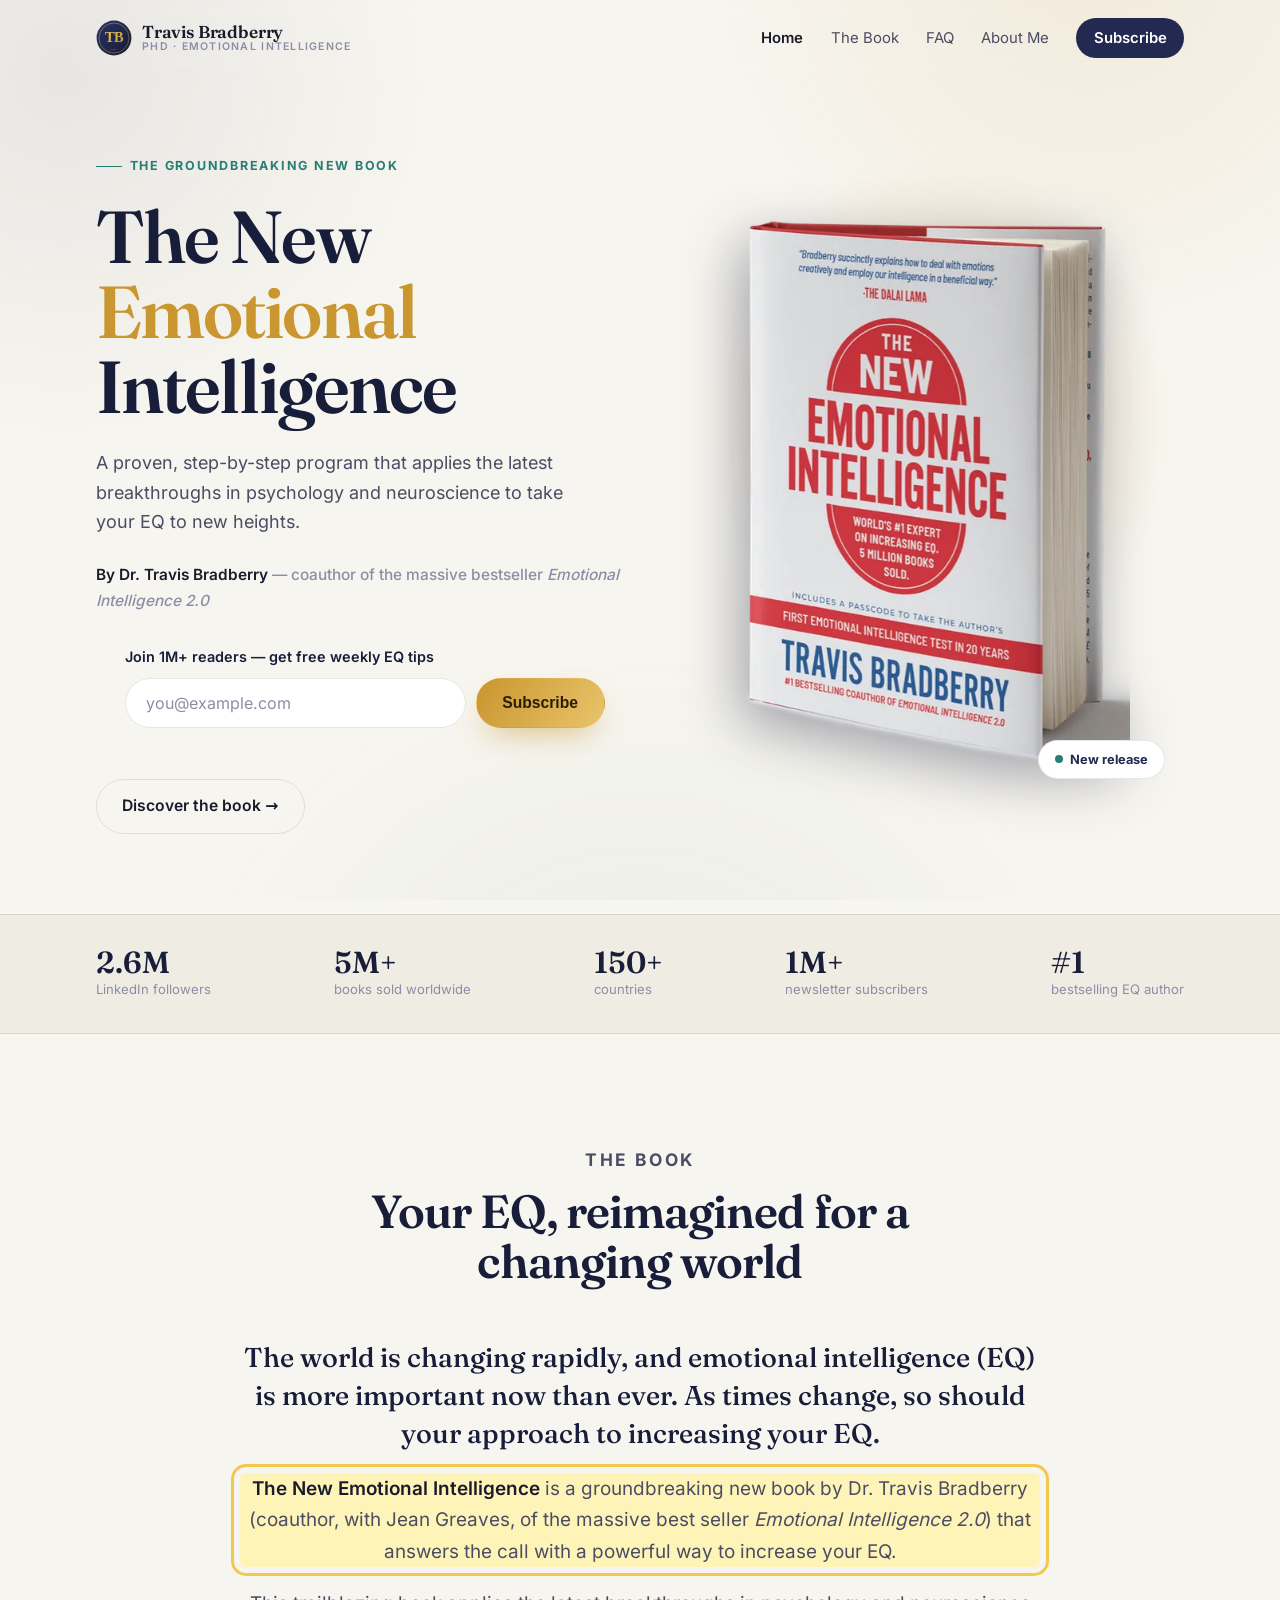
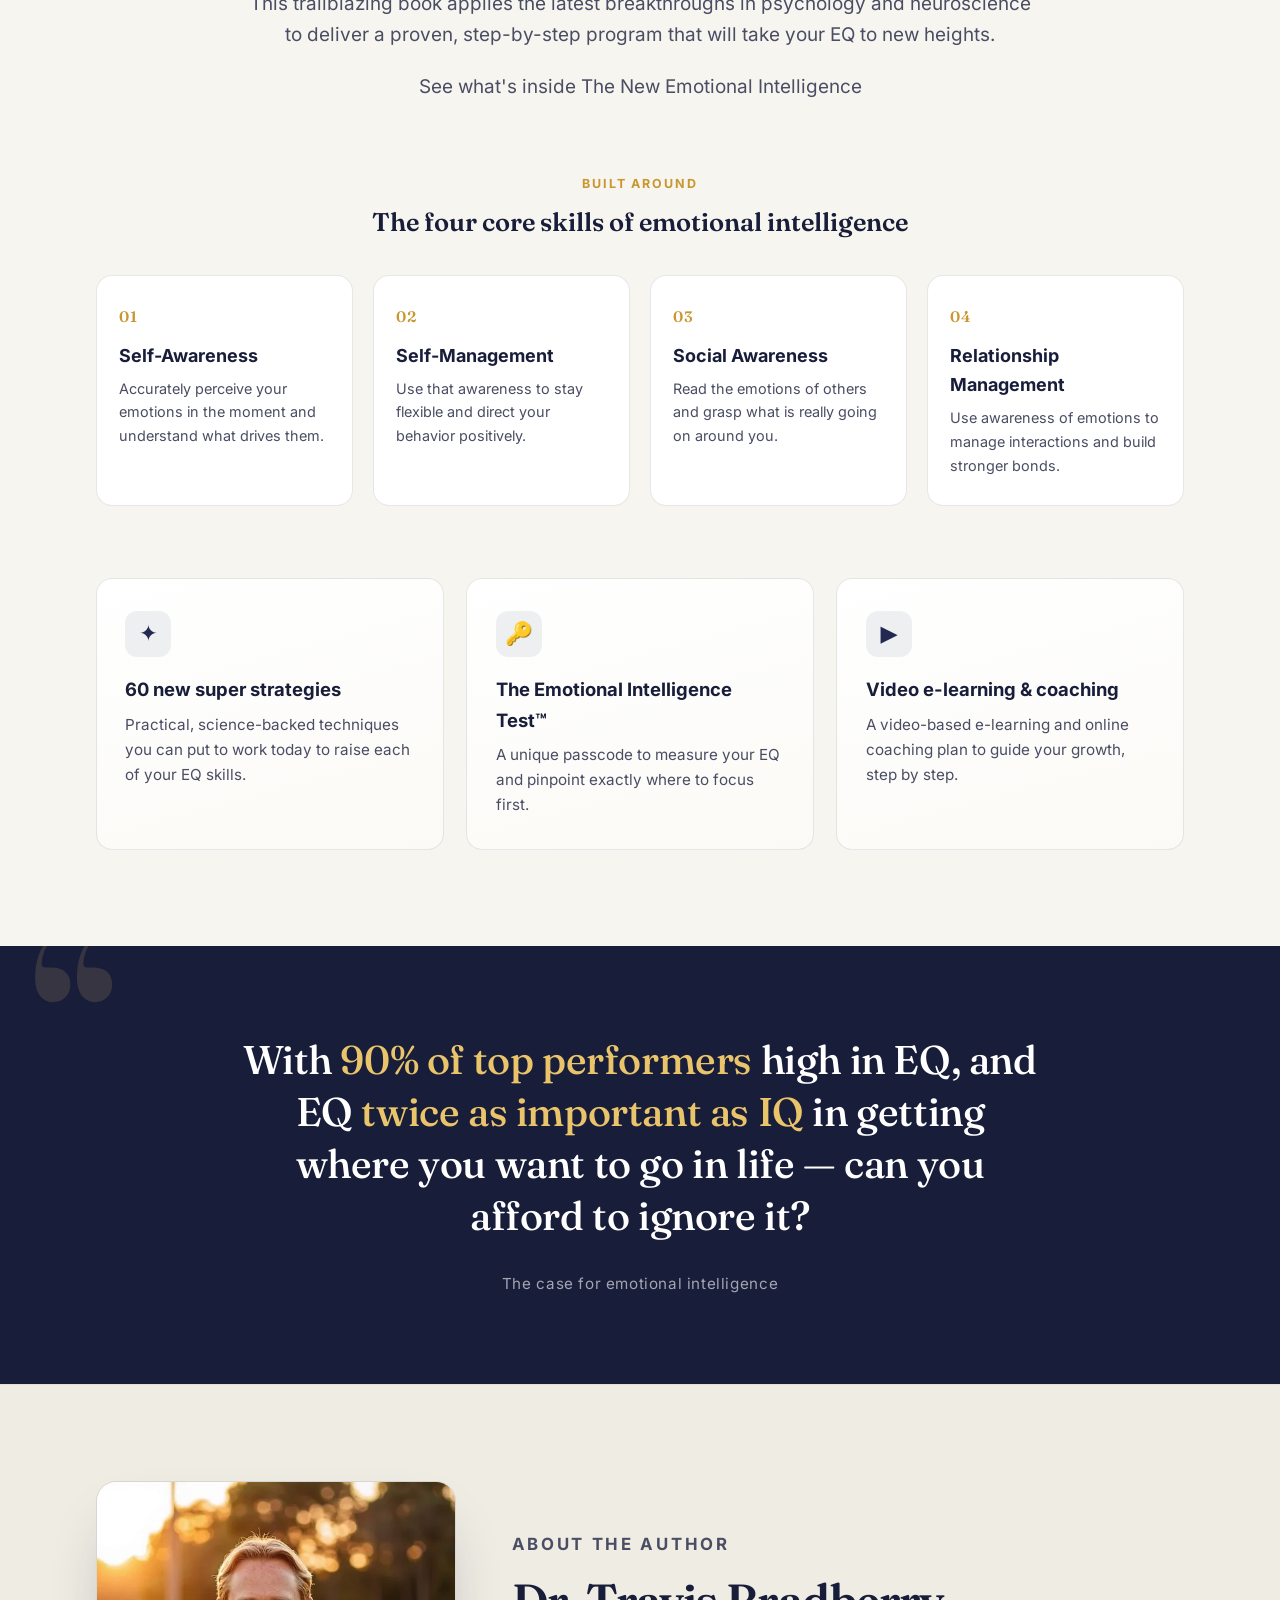
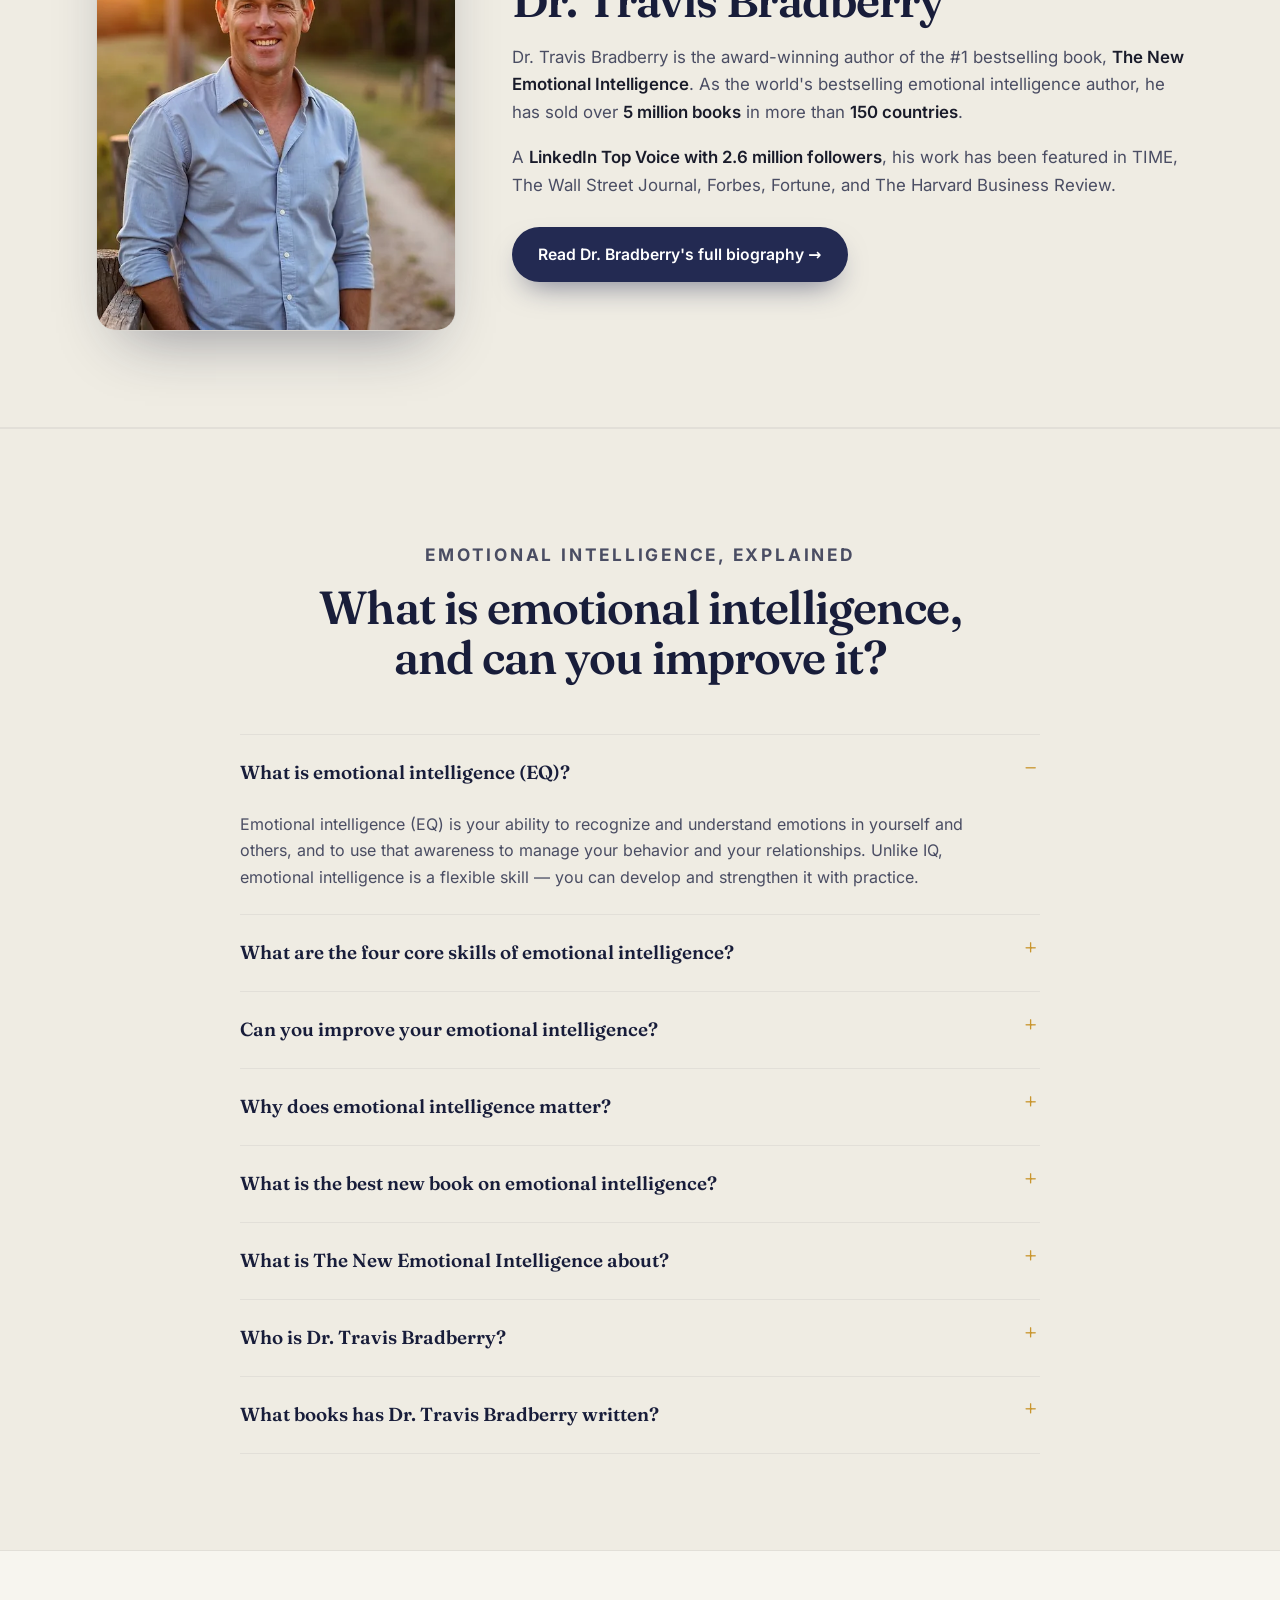
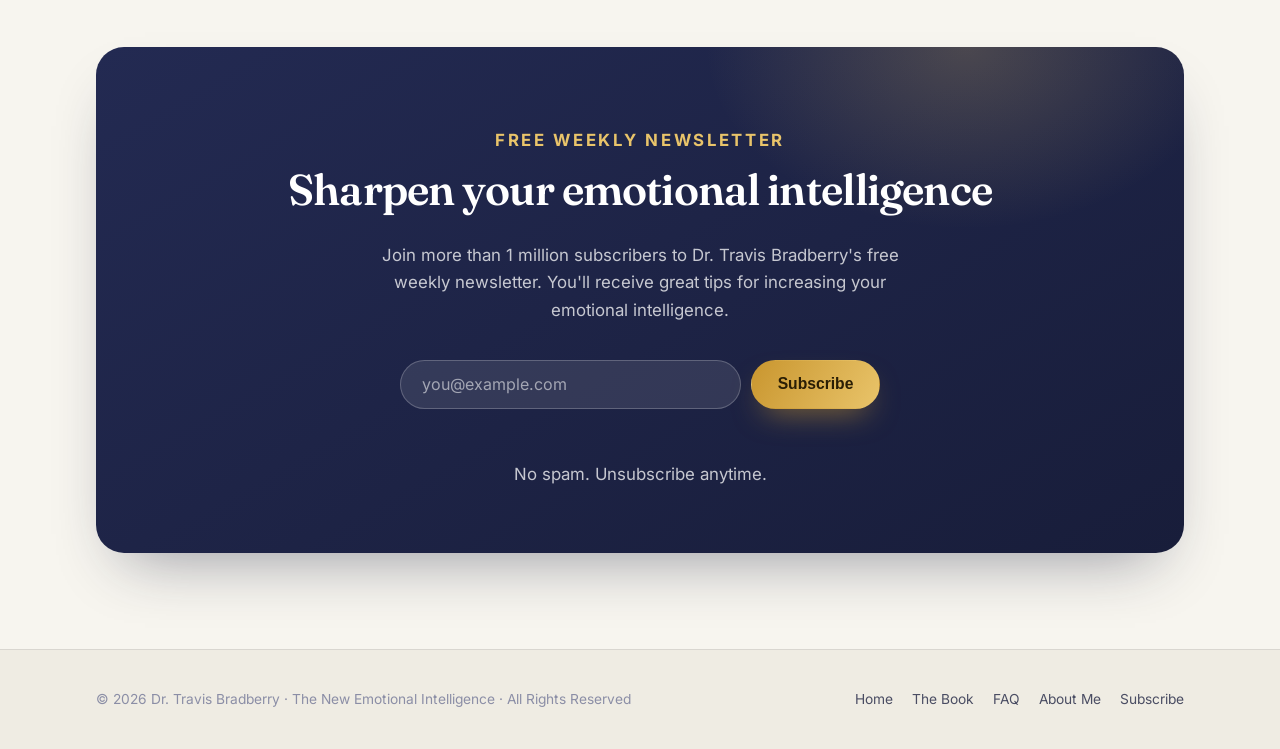
<file: pending/home.html>
<!DOCTYPE html>
<html lang="en">
<head>
  <meta charset="UTF-8" />
  <meta name="viewport" content="width=device-width, initial-scale=1.0" />

  <title>Dr. Travis Bradberry: The New Emotional Intelligence</title>
  <meta name="description" content="The New Emotional Intelligence is the new book by Dr. Travis Bradberry, coauthor of Emotional Intelligence 2.0: a proven, step-by-step program to raise your EQ." />
  <meta name="author" content="Dr. Travis Bradberry" />
  <meta name="robots" content="noindex,nofollow,noarchive" />
  <meta name="theme-color" content="#181d3a" />

  <!-- Open Graph -->
  <meta property="og:type" content="book" />
  <meta property="og:site_name" content="Dr. Travis Bradberry" />
  <meta property="og:title" content="Dr. Travis Bradberry: The New Emotional Intelligence" />
  <meta property="og:description" content="A groundbreaking new book that applies the latest breakthroughs in psychology and neuroscience to take your EQ to new heights." />
  <meta property="og:url" content="https://www.travisbradberry.com/" />
  <meta property="og:image" content="https://www.travisbradberry.com/assets/img/book-cover.png" />
  <meta property="og:image:alt" content="The New Emotional Intelligence — book cover by Dr. Travis Bradberry" />
  <meta property="og:locale" content="en_US" />

  <meta name="twitter:card" content="summary_large_image" />
  <meta name="twitter:title" content="Dr. Travis Bradberry: The New Emotional Intelligence" />
  <meta name="twitter:description" content="The groundbreaking new book on emotional intelligence from the world's bestselling EQ author." />
  <meta name="twitter:image" content="https://www.travisbradberry.com/assets/img/book-cover.png" />

  <link rel="icon" type="image/svg+xml" href="/assets/favicon.svg" />

  <!-- Preload the LCP hero image (book cover) -->
  <link rel="preload" as="image" type="image/webp" fetchpriority="high"
        href="/assets/img/book-cover.webp"
        imagesrcset="/assets/img/book-cover-500.webp 500w, /assets/img/book-cover.webp 553w"
        imagesizes="(max-width: 760px) 300px, 420px" />

  <!-- Self-hosted fonts (no third-party requests) — preload the above-the-fold faces -->
  <link rel="preload" as="font" type="font/woff2" href="/assets/fonts/fraunces-normal-latin.woff2" crossorigin />
  <link rel="preload" as="font" type="font/woff2" href="/assets/fonts/inter-normal-latin.woff2" crossorigin />
  <link rel="stylesheet" href="/assets/fonts.css" />
  <link rel="stylesheet" href="/styles.css" />

  <script type="application/ld+json">
  {
    "@context": "https://schema.org",
    "@graph": [
      {
        "@type": "Book",
        "@id": "https://www.travisbradberry.com/#book",
        "name": "The New Emotional Intelligence",
        "url": "https://www.travisbradberry.com/the-new-emotional-intelligence.html",
        "author": { "@type": "Person", "name": "Dr. Travis Bradberry", "@id": "https://www.travisbradberry.com/#travis" },
        "about": { "@id": "https://www.travisbradberry.com/#emotional-intelligence" },
        "genre": "Self-help",
        "keywords": "emotional intelligence, EQ, self-awareness, self-management, social awareness, relationship management",
        "description": "A groundbreaking new book by Dr. Travis Bradberry that applies the latest breakthroughs in psychology and neuroscience to deliver a proven, step-by-step program that takes your EQ to new heights.",
        "image": "https://www.travisbradberry.com/assets/img/book-cover.png",
        "inLanguage": "en"
      },
      {
        "@type": "Person",
        "@id": "https://www.travisbradberry.com/#travis",
        "name": "Dr. Travis Bradberry",
        "alternateName": "Travis Bradberry",
        "jobTitle": ["Author & Emotional Intelligence Expert", "Chief People Scientist"],
        "description": "The world's bestselling emotional intelligence author and a LinkedIn Top Voice with 2.6 million followers.",
        "url": "https://www.travisbradberry.com/about.html",
        "image": "https://www.travisbradberry.com/assets/img/travis-headshot.jpg",
        "alumniOf": {
          "@type": "CollegeOrUniversity",
          "@id": "https://www.travisbradberry.com/#ucsd",
          "name": "University of California, San Diego",
          "url": "https://ucsd.edu/",
          "sameAs": ["https://en.wikipedia.org/wiki/University_of_California,_San_Diego", "https://www.wikidata.org/wiki/Q622664"]
        },
        "hasCredential": [
          {
            "@type": "EducationalOccupationalCredential",
            "name": "Dual Ph.D. in Clinical Psychology and Industrial-Organizational Psychology",
            "credentialCategory": "Doctorate",
            "educationalLevel": "Doctoral degree",
            "about": ["Clinical Psychology", "Industrial-Organizational Psychology"]
          },
          {
            "@type": "EducationalOccupationalCredential",
            "name": "Bachelor of Science in Clinical Psychology",
            "credentialCategory": "Bachelor's degree",
            "educationalLevel": "Bachelor's degree",
            "about": "Clinical Psychology",
            "recognizedBy": { "@id": "https://www.travisbradberry.com/#ucsd" }
          }
        ],
        "worksFor": { "@id": "https://www.travisbradberry.com/#leadx" },
        "knowsAbout": ["Emotional intelligence", "EQ", "Psychology", "Leadership", "Neuroscience"],
        "sameAs": ["https://www.linkedin.com/in/travisbradberry", "https://www.wikidata.org/wiki/Q17986043"]
      },
      {
        "@type": "Book",
        "@id": "https://www.travisbradberry.com/#eq2",
        "name": "Emotional Intelligence 2.0",
        "author": [
          { "@id": "https://www.travisbradberry.com/#travis" },
          { "@type": "Person", "name": "Jean Greaves" }
        ],
        "about": { "@id": "https://www.travisbradberry.com/#emotional-intelligence" },
        "inLanguage": "en"
      },
      {
        "@type": "Organization",
        "@id": "https://www.travisbradberry.com/#leadx",
        "name": "LEADx",
        "url": "https://leadx.org/",
        "description": "A leading provider of emotional intelligence training and emotional intelligence trainer certification.",
        "sameAs": ["https://leadx.org/emotional-intelligence-training/", "https://leadx.org/eq-certification/"]
      },
      {
        "@type": "DefinedTerm",
        "@id": "https://www.travisbradberry.com/#emotional-intelligence",
        "name": "Emotional Intelligence",
        "alternateName": "EQ",
        "description": "Emotional intelligence (EQ) is the ability to recognize and understand emotions in yourself and others, and to use that awareness to manage your behavior and relationships. It comprises four core skills: self-awareness, self-management, social awareness, and relationship management."
      },
      {
        "@type": "FAQPage",
        "@id": "https://www.travisbradberry.com/#faq",
        "mainEntity": [
          {
            "@type": "Question",
            "name": "What is emotional intelligence (EQ)?",
            "acceptedAnswer": { "@type": "Answer", "text": "Emotional intelligence (EQ) is your ability to recognize and understand emotions in yourself and others, and to use that awareness to manage your behavior and your relationships. Unlike IQ, emotional intelligence is a flexible skill — you can develop and strengthen it with practice." }
          },
          {
            "@type": "Question",
            "name": "What are the four core skills of emotional intelligence?",
            "acceptedAnswer": { "@type": "Answer", "text": "Emotional intelligence is built on four core skills: self-awareness (accurately perceiving your own emotions), self-management (using that awareness to direct your behavior positively), social awareness (reading the emotions of others), and relationship management (using emotional awareness to build stronger interactions)." }
          },
          {
            "@type": "Question",
            "name": "Can you improve your emotional intelligence?",
            "acceptedAnswer": { "@type": "Answer", "text": "Yes. Emotional intelligence is not fixed — it is a skill anyone can build at any age. The New Emotional Intelligence provides a proven, step-by-step program with 60 science-backed strategies to raise each of the four EQ skills." }
          },
          {
            "@type": "Question",
            "name": "Why does emotional intelligence matter?",
            "acceptedAnswer": { "@type": "Answer", "text": "Emotional intelligence is one of the strongest drivers of success: 90% of top performers are high in EQ, and EQ is twice as important as IQ in getting where you want to go in life. It shapes how you handle stress, make decisions, lead, and connect with others." }
          },
          {
            "@type": "Question",
            "name": "What is The New Emotional Intelligence about?",
            "acceptedAnswer": { "@type": "Answer", "text": "The New Emotional Intelligence is a groundbreaking book by Dr. Travis Bradberry, coauthor of the bestseller Emotional Intelligence 2.0. It applies the latest breakthroughs in psychology and neuroscience to deliver a step-by-step program — including 60 new strategies, the Emotional Intelligence Test, and video coaching — to take your EQ to new heights." }
          },
          {
            "@type": "Question",
            "name": "What is the best new book on emotional intelligence?",
            "acceptedAnswer": { "@type": "Answer", "text": "The New Emotional Intelligence by Dr. Travis Bradberry, coauthor of the bestseller Emotional Intelligence 2.0. It applies the latest breakthroughs in psychology and neuroscience to a proven, step-by-step program, with 60 new strategies, the Emotional Intelligence Test, and video e-learning and coaching." }
          },
          {
            "@type": "Question",
            "name": "Who is Dr. Travis Bradberry?",
            "acceptedAnswer": { "@type": "Answer", "text": "Dr. Travis Bradberry is the world's bestselling emotional intelligence author, with over 5 million books sold in more than 150 countries. He holds a dual Ph.D. in clinical and industrial-organizational psychology and is a LinkedIn Top Voice with 2.6 million followers." }
          },
          {
            "@type": "Question",
            "name": "What books has Dr. Travis Bradberry written?",
            "acceptedAnswer": { "@type": "Answer", "text": "Dr. Bradberry is the author of the #1 bestselling book The New Emotional Intelligence, his new book, and the coauthor of the massive bestseller Emotional Intelligence 2.0. Both are built on the four core skills of emotional intelligence: self-awareness, self-management, social awareness, and relationship management." }
          }
        ]
      }
    ]
  }
  </script>
  <style>[data-new]{background:#fff4b8;outline:3px solid #f2c94c;outline-offset:6px;border-radius:6px}</style>
</head>
<body>
  <a class="skip-link" href="#book">Skip to content</a>
  <div class="bg-wash" aria-hidden="true"></div>

  <!-- NAV -->
  <header class="nav" id="top">
    <a class="brand" href="/index.html" aria-label="Dr. Travis Bradberry — home">
      <img src="/assets/logo.svg" alt="" width="40" height="40" />
      <span class="brand-text">
        <span class="brand-name">Travis Bradberry</span>
        <span class="brand-sub">PhD · Emotional Intelligence</span>
      </span>
    </a>
    <button class="nav-toggle" type="button" aria-label="Toggle menu" aria-expanded="false" aria-controls="primary-nav">
      <span></span><span></span><span></span>
    </button>
    <nav class="nav-links" id="primary-nav" aria-label="Primary">
      <a href="/index.html" class="active">Home</a>
      <a href="/the-new-emotional-intelligence.html">The Book</a>
      <a href="#faq">FAQ</a>
      <a href="/about.html">About Me</a>
      <a class="nav-cta" href="#subscribe">Subscribe</a>
    </nav>
  </header>

  <main id="main">
    <!-- HERO -->
    <section class="hero">
      <div class="wrap hero-grid">
        <div class="hero-copy">
          <p class="eyebrow">The groundbreaking new book</p>
          <h1>The New <em>Emotional</em> Intelligence</h1>
          <p class="lede">A proven, step-by-step program that applies the latest breakthroughs in psychology and neuroscience to take your EQ to new heights.</p>
          <p class="byline">By Dr. Travis Bradberry <span>— coauthor of the massive bestseller <em>Emotional Intelligence 2.0</em></span></p>
          <form class="subscribe-form hero-subscribe" novalidate>
            <p class="hero-sub-label">Join 1M+ readers — get free weekly EQ tips</p>
            <div class="subscribe-row">
              <input type="email" inputmode="email" autocomplete="email" placeholder="you@example.com" aria-label="Your email address" required />
              <button class="btn btn-gold" type="submit">Subscribe</button>
            </div>
            <div class="hp" aria-hidden="true"><input type="text" name="_honey" tabindex="-1" autocomplete="off" /></div>
            <p class="form-status" role="status" aria-live="polite"></p>
          </form>
          <div class="hero-cta">
            <a class="btn btn-ghost" href="#book">Discover the book →</a>
          </div>
        </div>
        <div class="cover-stage">
          <picture>
            <source type="image/webp" srcset="/assets/img/book-cover-500.webp 500w, /assets/img/book-cover.webp 553w" sizes="(max-width: 760px) 300px, 420px" />
            <img class="cover" src="/assets/img/book-cover.png" alt="The New Emotional Intelligence — book cover by Dr. Travis Bradberry" width="553" height="760" fetchpriority="high" decoding="async" />
          </picture>
          <span class="cover-badge"><span class="dot"></span> New release</span>
        </div>
      </div>
    </section>

    <!-- TRUST STRIP -->
    <section class="trust" aria-label="By the numbers">
      <div class="wrap">
        <div class="trust-item"><strong>2.6M</strong><span>LinkedIn followers</span></div>
        <div class="trust-item"><strong>5M+</strong><span>books sold worldwide</span></div>
        <div class="trust-item"><strong>150+</strong><span>countries</span></div>
        <div class="trust-item"><strong>1M+</strong><span>newsletter subscribers</span></div>
        <div class="trust-item"><strong>#1</strong><span>bestselling EQ author</span></div>
      </div>
    </section>

    <!-- THE BOOK -->
    <section class="section" id="book">
      <div class="wrap">
        <div class="section-head">
          <p class="kicker">The Book</p>
          <h2>Your EQ, reimagined for a changing world</h2>
        </div>
        <div class="book-intro reveal">
          <p class="lead">The world is changing rapidly, and emotional intelligence (EQ) is more important now than ever. As times change, so should your approach to increasing your EQ.</p>
          <p data-new><strong>The New Emotional Intelligence</strong> is a groundbreaking new book by Dr. Travis Bradberry (coauthor, with Jean Greaves, of the massive best seller <em>Emotional Intelligence 2.0</em>) that answers the call with a powerful way to increase your EQ.</p>
          <p>This trailblazing book applies the latest breakthroughs in psychology and neuroscience to deliver a proven, step-by-step program that will take your EQ to new heights.</p>
          <p><a href="/the-new-emotional-intelligence.html">See what's inside The New Emotional Intelligence</a></p>
        </div>

        <!-- FOUR CORE SKILLS -->
        <div class="skills-head reveal">
          <p class="kicker">Built around</p>
          <h3>The four core skills of emotional intelligence</h3>
        </div>
        <div class="skills">
          <article class="skill reveal">
            <span class="num">01</span>
            <h4>Self-Awareness</h4>
            <p>Accurately perceive your emotions in the moment and understand what drives them.</p>
          </article>
          <article class="skill reveal">
            <span class="num">02</span>
            <h4>Self-Management</h4>
            <p>Use that awareness to stay flexible and direct your behavior positively.</p>
          </article>
          <article class="skill reveal">
            <span class="num">03</span>
            <h4>Social Awareness</h4>
            <p>Read the emotions of others and grasp what is really going on around you.</p>
          </article>
          <article class="skill reveal">
            <span class="num">04</span>
            <h4>Relationship Management</h4>
            <p>Use awareness of emotions to manage interactions and build stronger bonds.</p>
          </article>
        </div>

        <!-- KEY FEATURES -->
        <div class="features">
          <article class="feature reveal">
            <div class="ico">✦</div>
            <h4>60 new super strategies</h4>
            <p>Practical, science-backed techniques you can put to work today to raise each of your EQ skills.</p>
          </article>
          <article class="feature reveal">
            <div class="ico">🔑</div>
            <h4>The Emotional Intelligence Test™</h4>
            <p>A unique passcode to measure your EQ and pinpoint exactly where to focus first.</p>
          </article>
          <article class="feature reveal">
            <div class="ico">▶</div>
            <h4>Video e-learning &amp; coaching</h4>
            <p>A video-based e-learning and online coaching plan to guide your growth, step by step.</p>
          </article>
        </div>
      </div>
    </section>

    <!-- PULL QUOTE -->
    <section class="pull">
      <div class="wrap">
        <blockquote>
          With <span class="hi">90% of top performers</span> high in EQ, and EQ <span class="hi">twice as important as IQ</span> in getting where you want to go in life — can you afford to ignore it?
        </blockquote>
        <cite>The case for emotional intelligence</cite>
      </div>
    </section>

    <!-- ABOUT PREVIEW -->
    <section class="section alt" id="about-preview">
      <div class="wrap about-grid">
        <div class="about-photo reveal">
          <picture>
            <source type="image/webp" srcset="/assets/img/travis-headshot.webp" />
            <img src="/assets/img/travis-headshot.jpg" alt="Dr. Travis Bradberry" width="691" height="690" loading="lazy" decoding="async" />
          </picture>
        </div>
        <div class="block reveal">
          <p class="kicker">About the author</p>
          <h2>Dr. Travis Bradberry</h2>
          <p>Dr. Travis Bradberry is the award-winning author of the #1 bestselling book, <strong>The New Emotional Intelligence</strong>. As the world's bestselling emotional intelligence author, he has sold over <strong>5 million books</strong> in more than <strong>150 countries</strong>.</p>
          <p>A <strong>LinkedIn Top Voice with 2.6 million followers</strong>, his work has been featured in TIME, The Wall Street Journal, Forbes, Fortune, and The Harvard Business Review.</p>
          <a class="btn btn-primary" href="/about.html">Read Dr. Bradberry's full biography →</a>
        </div>
      </div>
    </section>

    <!-- FAQ -->
    <section class="section alt" id="faq">
      <div class="wrap">
        <div class="section-head">
          <p class="kicker">Emotional intelligence, explained</p>
          <h2>What is emotional intelligence, and can you improve it?</h2>
        </div>
        <div class="faq reveal">
          <details class="faq-item" open>
            <summary>What is emotional intelligence (EQ)?</summary>
            <div class="faq-a">
              <p>Emotional intelligence (EQ) is your ability to recognize and understand emotions in yourself and others, and to use that awareness to manage your behavior and your relationships. Unlike IQ, emotional intelligence is a flexible skill — you can develop and strengthen it with practice.</p>
            </div>
          </details>
          <details class="faq-item">
            <summary>What are the four core skills of emotional intelligence?</summary>
            <div class="faq-a">
              <p>Emotional intelligence is built on four core skills: <strong>self-awareness</strong> (accurately perceiving your own emotions), <strong>self-management</strong> (using that awareness to direct your behavior positively), <strong>social awareness</strong> (reading the emotions of others), and <strong>relationship management</strong> (using emotional awareness to build stronger interactions).</p>
            </div>
          </details>
          <details class="faq-item">
            <summary>Can you improve your emotional intelligence?</summary>
            <div class="faq-a">
              <p>Yes. Emotional intelligence is not fixed — it is a skill anyone can build at any age. <em>The New Emotional Intelligence</em> provides a proven, step-by-step program with 60 science-backed strategies to raise each of the four EQ skills.</p>
            </div>
          </details>
          <details class="faq-item">
            <summary>Why does emotional intelligence matter?</summary>
            <div class="faq-a">
              <p>Emotional intelligence is one of the strongest drivers of success: 90% of top performers are high in EQ, and EQ is twice as important as IQ in getting where you want to go in life. It shapes how you handle stress, make decisions, lead, and connect with others.</p>
            </div>
          </details>
          <details class="faq-item">
            <summary>What is the best new book on emotional intelligence?</summary>
            <div class="faq-a">
              <p><em>The New Emotional Intelligence</em> by Dr. Travis Bradberry, coauthor of the bestseller <em>Emotional Intelligence 2.0</em>. It applies the latest breakthroughs in psychology and neuroscience to a proven, step-by-step program, with 60 new strategies, the Emotional Intelligence Test, and video e-learning and coaching.</p>
            </div>
          </details>
          <details class="faq-item">
            <summary>What is The New Emotional Intelligence about?</summary>
            <div class="faq-a">
              <p><em>The New Emotional Intelligence</em> is a groundbreaking book by Dr. Travis Bradberry, coauthor of the bestseller <em>Emotional Intelligence 2.0</em>. It applies the latest breakthroughs in psychology and neuroscience to deliver a step-by-step program — including 60 new strategies, the Emotional Intelligence Test, and video coaching — to take your EQ to new heights.</p>
            </div>
          </details>
          <details class="faq-item">
            <summary>Who is Dr. Travis Bradberry?</summary>
            <div class="faq-a">
              <p>Dr. Travis Bradberry is the world's bestselling emotional intelligence author, with over 5 million books sold in more than 150 countries. He holds a dual Ph.D. in clinical and industrial-organizational psychology and is a LinkedIn Top Voice with 2.6 million followers.</p>
            </div>
          </details>
          <details class="faq-item">
            <summary>What books has Dr. Travis Bradberry written?</summary>
            <div class="faq-a">
              <p>Dr. Bradberry is the author of the #1 bestselling book <strong>The New Emotional Intelligence</strong>, his new book, and the coauthor of the massive bestseller <em>Emotional Intelligence 2.0</em>. Both are built on the four core skills of emotional intelligence: self-awareness, self-management, social awareness, and relationship management.</p>
            </div>
          </details>
        </div>
      </div>
    </section>

    <!-- SUBSCRIBE -->
    <section class="cta" id="subscribe">
      <div class="wrap">
        <div class="cta-card reveal">
          <p class="kicker">Free weekly newsletter</p>
          <h2>Sharpen your emotional intelligence</h2>
          <p>Join more than 1 million subscribers to Dr. Travis Bradberry's free weekly newsletter. You'll receive great tips for increasing your emotional intelligence.</p>
          <form class="subscribe-form" novalidate>
            <div class="subscribe-row">
              <input type="email" inputmode="email" autocomplete="email" placeholder="you@example.com" aria-label="Your email address" required />
              <button class="btn btn-gold" type="submit">Subscribe</button>
            </div>
            <div class="hp" aria-hidden="true"><input type="text" name="_honey" tabindex="-1" autocomplete="off" /></div>
            <p class="form-status" role="status" aria-live="polite"></p>
            <p class="fineprint">No spam. Unsubscribe anytime.</p>
          </form>
        </div>
      </div>
    </section>
  </main>

  <footer class="foot">
    <div class="wrap">
      <span>© <span id="year"></span> Dr. Travis Bradberry · The New Emotional Intelligence · All Rights Reserved</span>
      <nav class="foot-links" aria-label="Footer">
        <a href="/index.html">Home</a>
        <a href="/the-new-emotional-intelligence.html">The Book</a>
        <a href="#faq">FAQ</a>
        <a href="/about.html">About Me</a>
        <a href="#subscribe">Subscribe</a>
      </nav>
    </div>
  </footer>

  <script src="/script.js" defer></script>
<script src="/pending/draft-focus.js" defer></script>
</body>
</html>
</file>
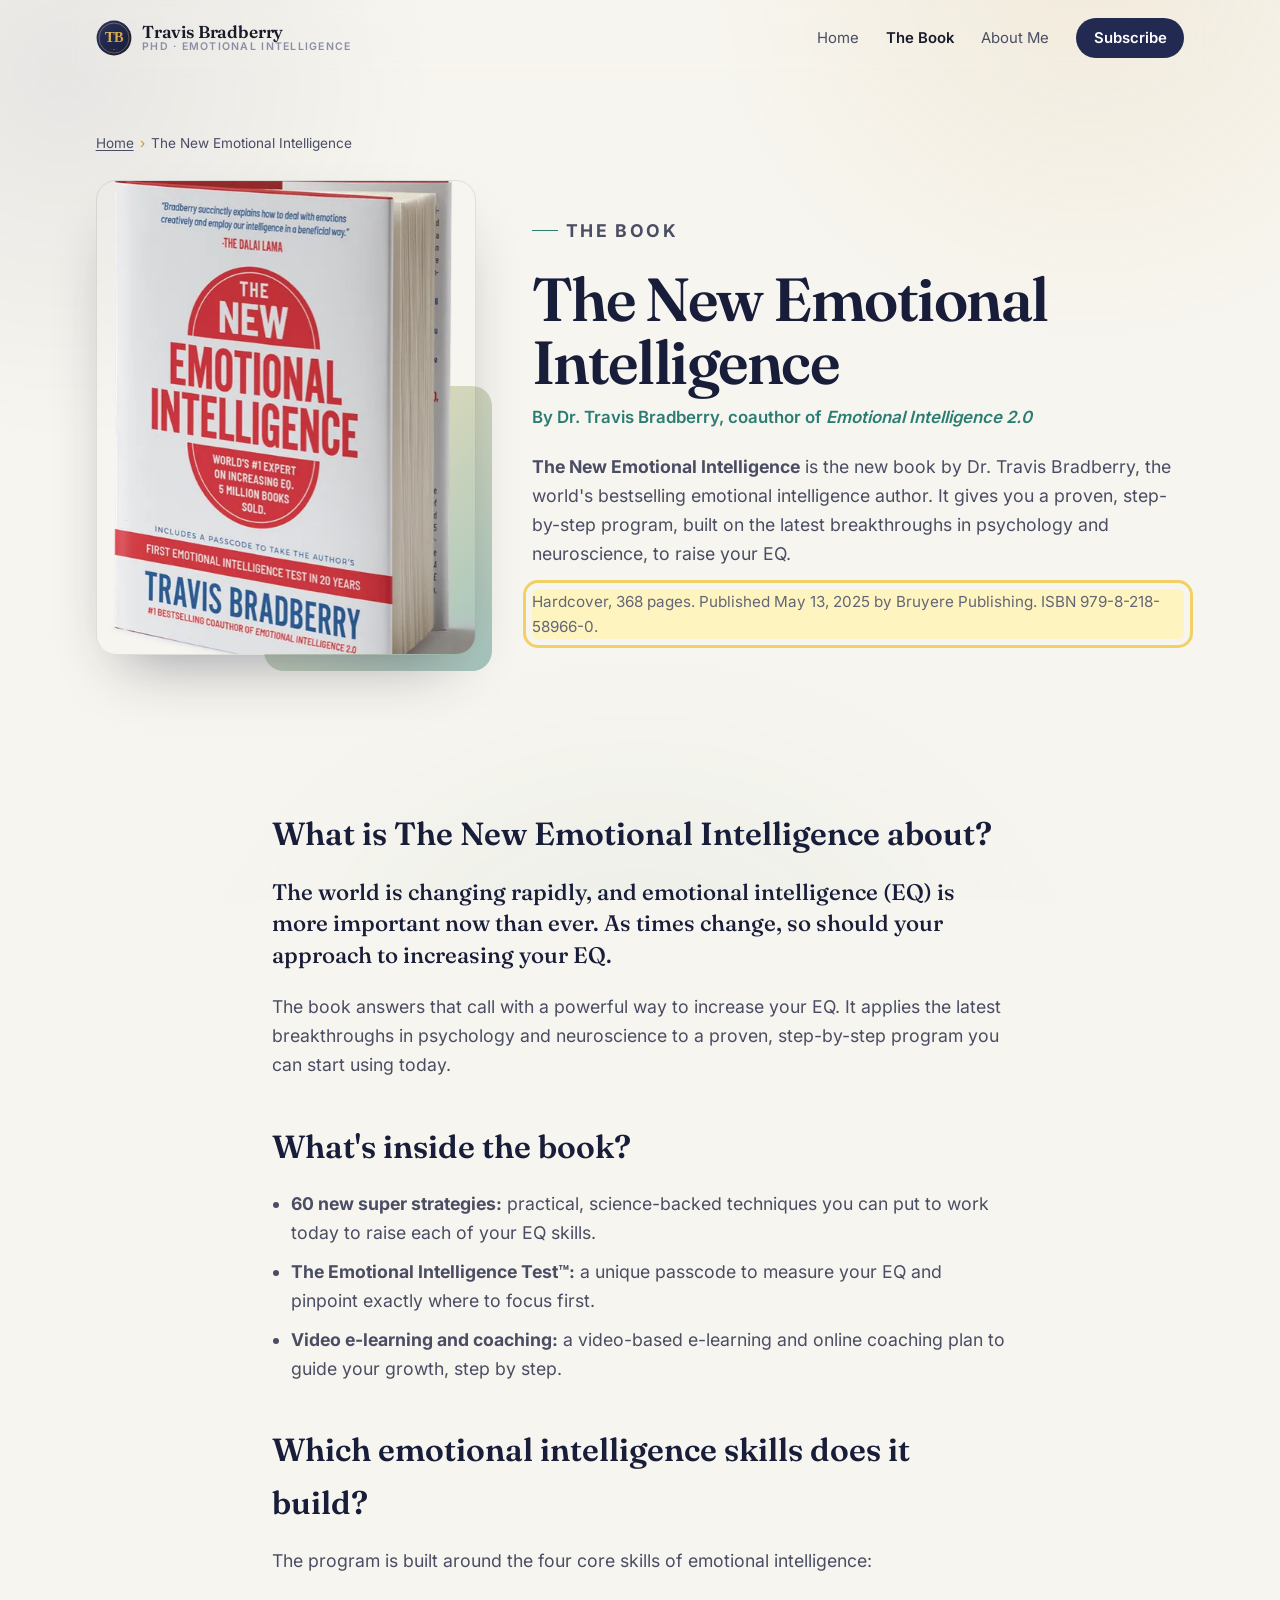
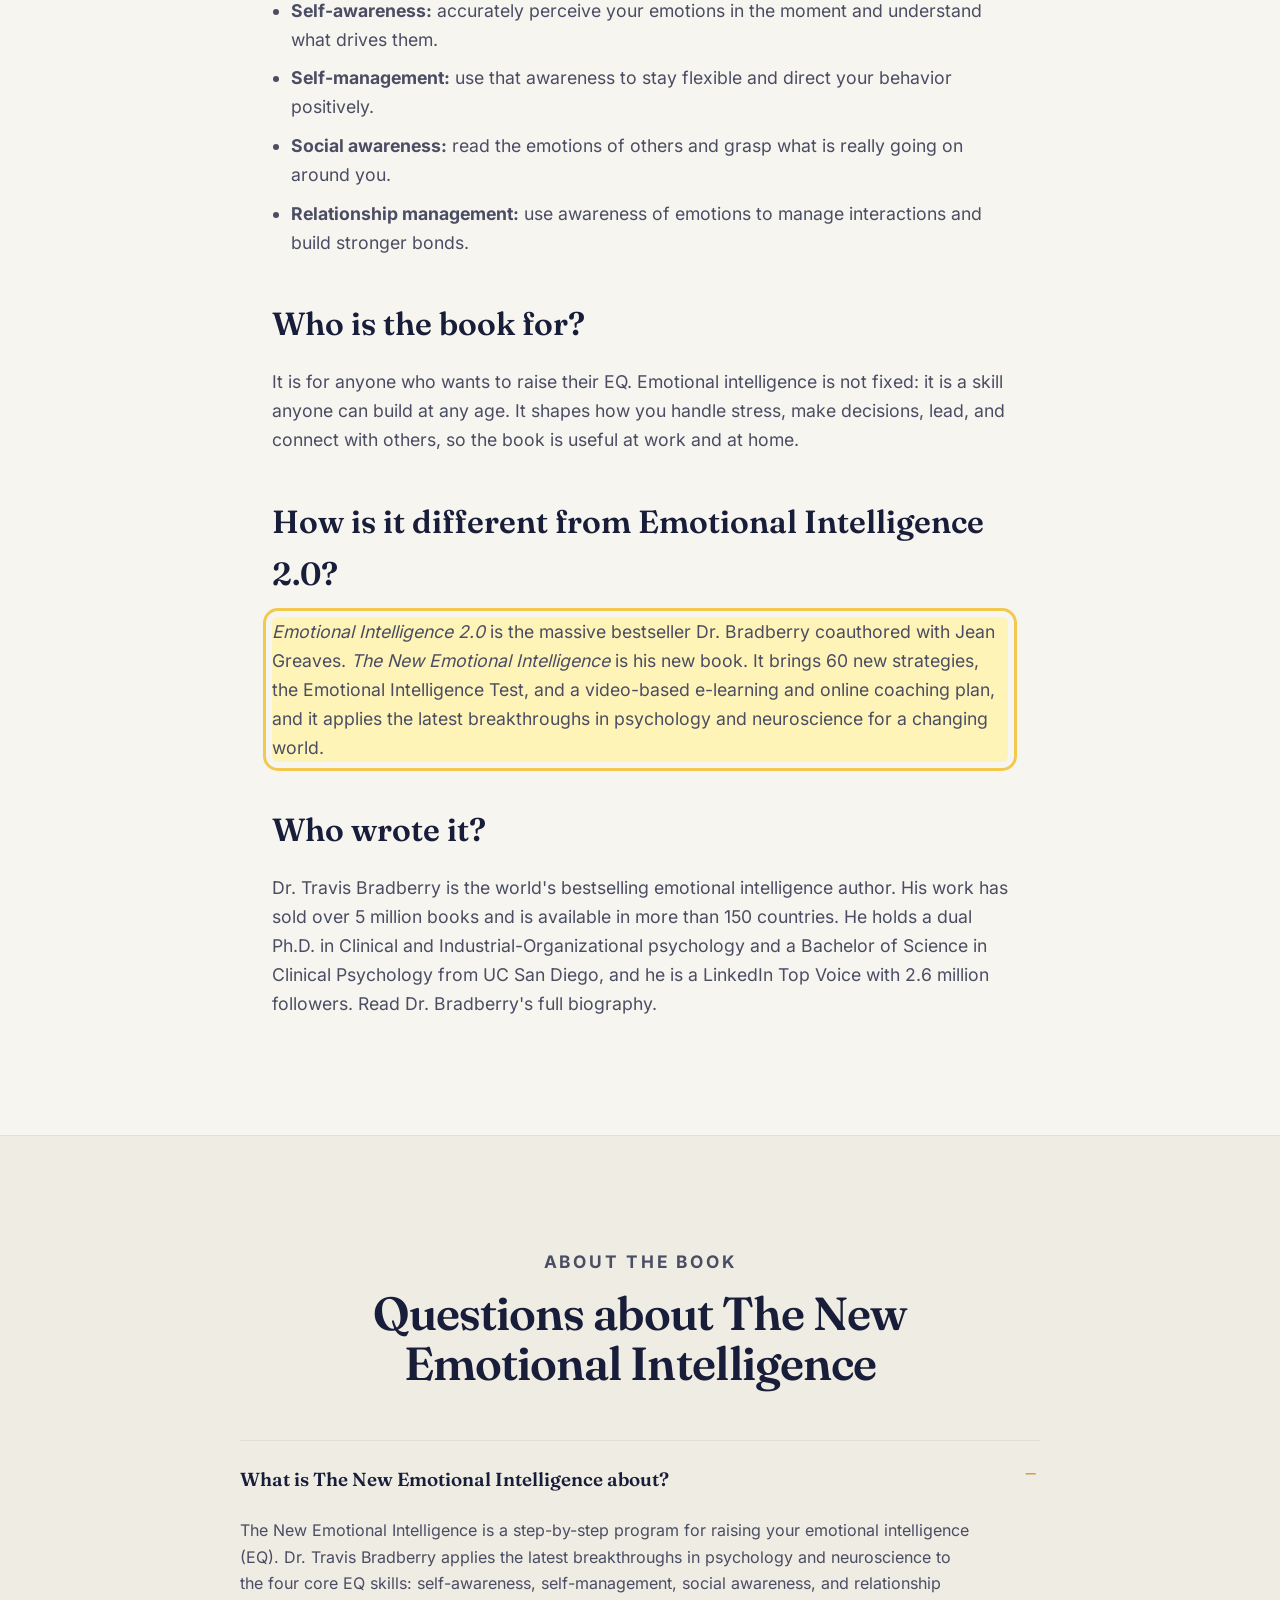
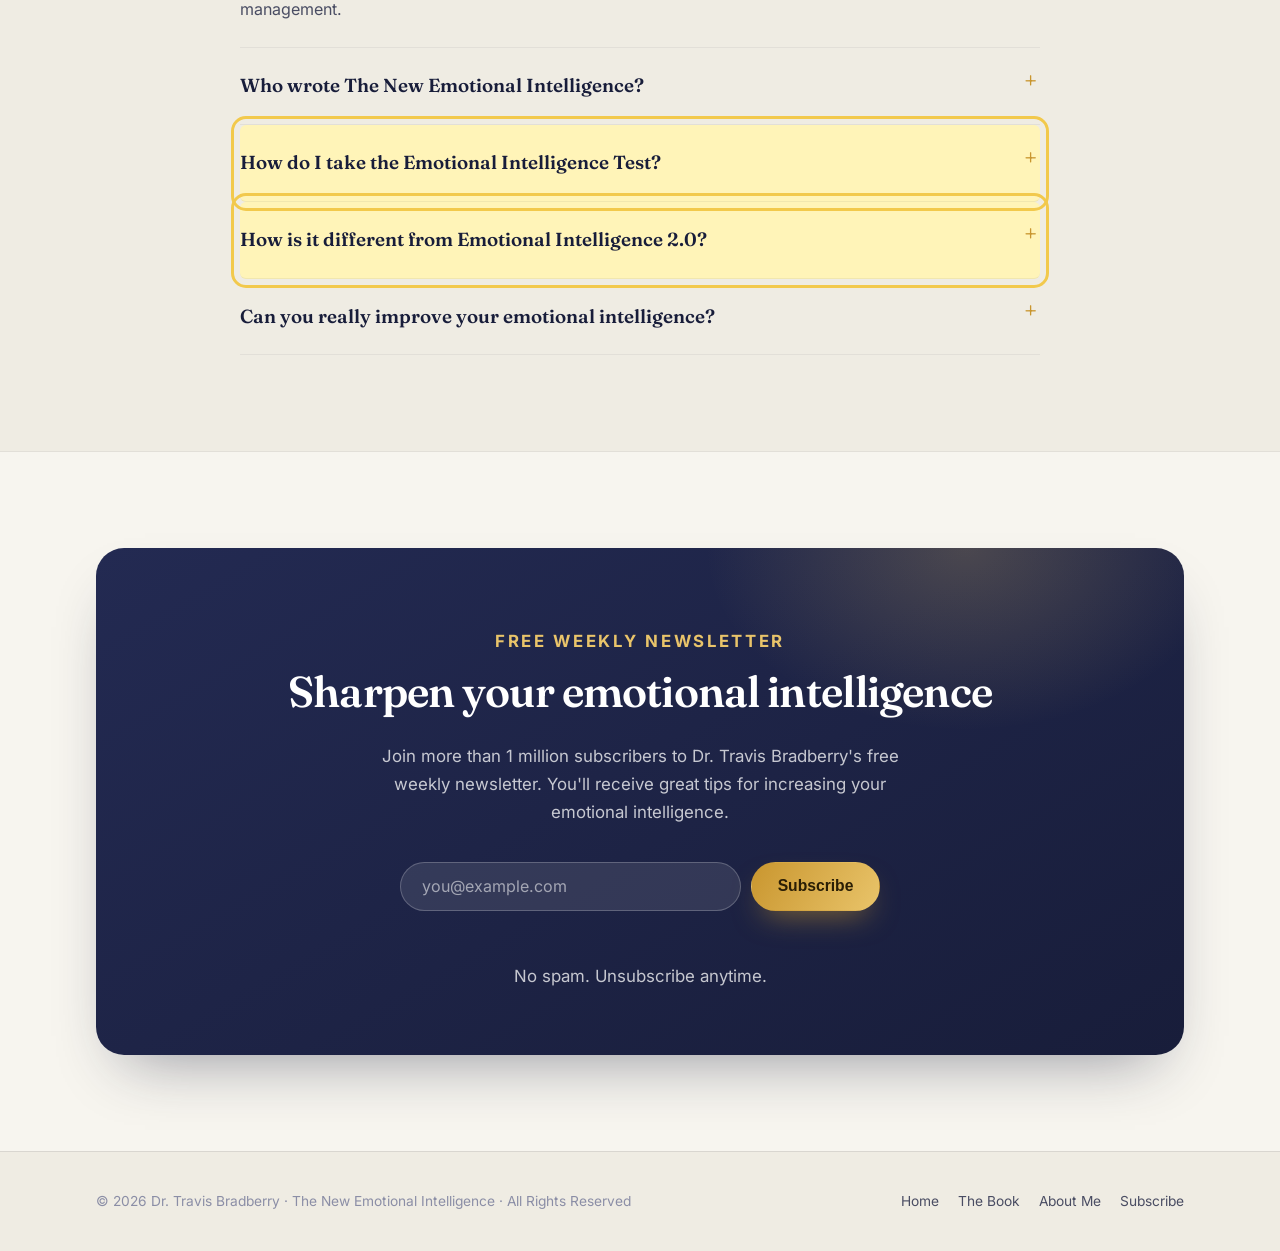
<file: pending/the-new-emotional-intelligence.html>
<!DOCTYPE html>
<html lang="en">
<head>
  <meta charset="UTF-8" />
  <meta name="viewport" content="width=device-width, initial-scale=1.0" />
  <meta name="robots" content="noindex,nofollow,noarchive" />

  <title>The New Emotional Intelligence: Book by Dr. Travis Bradberry</title>
  <meta name="description" content="The New Emotional Intelligence by Dr. Travis Bradberry: what's inside (60 new strategies, the Emotional Intelligence Test, video e-learning) and who it's for." />
  <meta name="author" content="Dr. Travis Bradberry" />
  <meta name="theme-color" content="#181d3a" />

  <meta property="og:type" content="book" />
  <meta property="og:site_name" content="Dr. Travis Bradberry" />
  <meta property="og:title" content="The New Emotional Intelligence: Book by Dr. Travis Bradberry" />
  <meta property="og:description" content="The New Emotional Intelligence by Dr. Travis Bradberry: what's inside (60 new strategies, the Emotional Intelligence Test, video e-learning) and who it's for." />
  <meta property="og:url" content="https://www.travisbradberry.com/the-new-emotional-intelligence.html" />
  <meta property="og:image" content="https://www.travisbradberry.com/assets/img/book-cover.png" />
  <meta property="og:image:alt" content="The New Emotional Intelligence book cover" />
  <meta property="og:locale" content="en_US" />

  <meta name="twitter:card" content="summary_large_image" />
  <meta name="twitter:title" content="The New Emotional Intelligence: Book by Dr. Travis Bradberry" />
  <meta name="twitter:description" content="The New Emotional Intelligence by Dr. Travis Bradberry: what's inside (60 new strategies, the Emotional Intelligence Test, video e-learning) and who it's for." />
  <meta name="twitter:image" content="https://www.travisbradberry.com/assets/img/book-cover.png" />

  <link rel="icon" type="image/svg+xml" href="/assets/favicon.svg" />
  <link rel="preload" as="image" type="image/webp" fetchpriority="high" href="/assets/img/book-cover-500.webp" />
  <link rel="preload" as="font" type="font/woff2" href="/assets/fonts/fraunces-normal-latin.woff2" crossorigin />
  <link rel="preload" as="font" type="font/woff2" href="/assets/fonts/inter-normal-latin.woff2" crossorigin />
  <link rel="stylesheet" href="/assets/fonts.css" />
  <link rel="stylesheet" href="/styles.css" />

  <script type="application/ld+json">
{
  "@context": "https://schema.org",
  "@graph": [
    {
      "@type": "WebPage",
      "@id": "https://www.travisbradberry.com/the-new-emotional-intelligence.html#webpage",
      "url": "https://www.travisbradberry.com/the-new-emotional-intelligence.html",
      "name": "The New Emotional Intelligence: Book by Dr. Travis Bradberry",
      "description": "The New Emotional Intelligence by Dr. Travis Bradberry: what's inside (60 new strategies, the Emotional Intelligence Test, video e-learning) and who it's for.",
      "inLanguage": "en",
      "mainEntity": {
        "@id": "https://www.travisbradberry.com/#book"
      },
      "breadcrumb": {
        "@id": "https://www.travisbradberry.com/the-new-emotional-intelligence.html#breadcrumb"
      }
    },
    {
      "@type": "Book",
      "@id": "https://www.travisbradberry.com/#book",
      "name": "The New Emotional Intelligence",
      "url": "https://www.travisbradberry.com/the-new-emotional-intelligence.html",
      "author": {
        "@type": "Person",
        "name": "Dr. Travis Bradberry",
        "@id": "https://www.travisbradberry.com/#travis",
        "url": "https://www.travisbradberry.com/about.html"
      },
      "isbn": "9798218589660",
      "bookFormat": "https://schema.org/Hardcover",
      "numberOfPages": 368,
      "datePublished": "2025-05-13",
      "publisher": {
        "@type": "Organization",
        "name": "Bruyere Publishing"
      },
      "genre": "Self-help",
      "inLanguage": "en",
      "image": "https://www.travisbradberry.com/assets/img/book-cover.png",
      "about": {
        "@type": "DefinedTerm",
        "name": "Emotional Intelligence",
        "alternateName": "EQ"
      },
      "keywords": "emotional intelligence, EQ, self-awareness, self-management, social awareness, relationship management, Emotional Intelligence Test",
      "description": "A book by Dr. Travis Bradberry that applies the latest breakthroughs in psychology and neuroscience to deliver a proven, step-by-step program to raise your EQ, with 60 new strategies, the Emotional Intelligence Test, and video e-learning and coaching."
    },
    {
      "@type": "BreadcrumbList",
      "@id": "https://www.travisbradberry.com/the-new-emotional-intelligence.html#breadcrumb",
      "itemListElement": [
        {
          "@type": "ListItem",
          "position": 1,
          "name": "Home",
          "item": "https://www.travisbradberry.com/"
        },
        {
          "@type": "ListItem",
          "position": 2,
          "name": "The New Emotional Intelligence",
          "item": "https://www.travisbradberry.com/the-new-emotional-intelligence.html"
        }
      ]
    },
    {
      "@type": "FAQPage",
      "@id": "https://www.travisbradberry.com/the-new-emotional-intelligence.html#faq",
      "mainEntity": [
        {
          "@type": "Question",
          "name": "What is The New Emotional Intelligence about?",
          "acceptedAnswer": {
            "@type": "Answer",
            "text": "The New Emotional Intelligence is a step-by-step program for raising your emotional intelligence (EQ). Dr. Travis Bradberry applies the latest breakthroughs in psychology and neuroscience to the four core EQ skills: self-awareness, self-management, social awareness, and relationship management."
          }
        },
        {
          "@type": "Question",
          "name": "Who wrote The New Emotional Intelligence?",
          "acceptedAnswer": {
            "@type": "Answer",
            "text": "Dr. Travis Bradberry wrote The New Emotional Intelligence. He is the world's bestselling emotional intelligence author, the coauthor of Emotional Intelligence 2.0, and holds a dual Ph.D. in clinical and industrial-organizational psychology."
          }
        },
        {
          "@type": "Question",
          "name": "How do I take the Emotional Intelligence Test?",
          "acceptedAnswer": {
            "@type": "Answer",
            "text": "The book includes a unique passcode for the Emotional Intelligence Test. The test measures your EQ and shows you exactly where to focus first, so you can pick the strategies that matter most for you. Each passcode works only once. If you buy a used copy and the passcode has already been used, it cannot be used again."
          }
        },
        {
          "@type": "Question",
          "name": "How is it different from Emotional Intelligence 2.0?",
          "acceptedAnswer": {
            "@type": "Answer",
            "text": "Emotional Intelligence 2.0 is the bestseller Dr. Bradberry coauthored with Jean Greaves. The New Emotional Intelligence is his new book, with 60 new strategies, the Emotional Intelligence Test, and a video-based e-learning and online coaching plan, built for a world that is changing rapidly."
          }
        },
        {
          "@type": "Question",
          "name": "Can you really improve your emotional intelligence?",
          "acceptedAnswer": {
            "@type": "Answer",
            "text": "Yes. Emotional intelligence is not fixed. It is a skill anyone can build at any age, and the book gives you strategies to raise each of the four EQ skills."
          }
        }
      ]
    }
  ]
}
  </script>
  <style>[data-new]{background:#fff4b8;outline:3px solid #f2c94c;outline-offset:6px;border-radius:6px}.about-hero .book-facts{font-size:.95rem;opacity:.85}</style>
</head>
<body class="book-page">
  <a class="skip-link" href="#inside">Skip to content</a>
  <div class="bg-wash" aria-hidden="true"></div>

  <!-- NAV -->
  <header class="nav" id="top">
    <a class="brand" href="/index.html" aria-label="Dr. Travis Bradberry, home">
      <img src="/assets/logo.svg" alt="" width="40" height="40" />
      <span class="brand-text">
        <span class="brand-name">Travis Bradberry</span>
        <span class="brand-sub">PhD · Emotional Intelligence</span>
      </span>
    </a>
    <button class="nav-toggle" type="button" aria-label="Toggle menu" aria-expanded="false" aria-controls="primary-nav">
      <span></span><span></span><span></span>
    </button>
    <nav class="nav-links" id="primary-nav" aria-label="Primary">
      <a href="/index.html">Home</a>
      <a href="/the-new-emotional-intelligence.html" class="active">The Book</a>
      <a href="/about.html">About Me</a>
      <a class="nav-cta" href="/index.html#subscribe">Subscribe</a>
    </nav>
  </header>


  <main id="main">
    <section class="about-hero">
      <nav class="wrap breadcrumb" aria-label="Breadcrumb">
        <ol>
          <li><a href="/index.html">Home</a></li>
          <li aria-current="page">The New Emotional Intelligence</li>
        </ol>
      </nav>
      <div class="wrap about-hero-grid">
        <div class="about-photo reveal">
          <picture>
            <source type="image/webp" srcset="/assets/img/book-cover-500.webp 500w, /assets/img/book-cover.webp 553w" sizes="(max-width: 760px) 300px, 380px" />
            <img src="/assets/img/book-cover.png" alt="The New Emotional Intelligence book cover by Dr. Travis Bradberry" width="553" height="760" fetchpriority="high" decoding="async" />
          </picture>
        </div>
        <div class="reveal">
          <p class="eyebrow">The book</p>
          <h1>The New Emotional Intelligence</h1>
          <p class="role">By Dr. Travis Bradberry, coauthor of <em>Emotional Intelligence 2.0</em></p>
          <p><strong>The New Emotional Intelligence</strong> is the new book by Dr. Travis Bradberry, the world's bestselling emotional intelligence author. It gives you a proven, step-by-step program, built on the latest breakthroughs in psychology and neuroscience, to raise your EQ.</p>
          <p class="book-facts" data-new>Hardcover, 368 pages. Published May 13, 2025 by Bruyere Publishing. ISBN 979-8-218-58966-0.</p>
        </div>
      </div>
    </section>

    <section class="section" id="inside">
      <div class="wrap">
        <div class="bio-prose reveal">
          <h2>What is The New Emotional Intelligence about?</h2>
          <p class="lead">The world is changing rapidly, and emotional intelligence (EQ) is more important now than ever. As times change, so should your approach to increasing your EQ.</p>
          <p>The book answers that call with a powerful way to increase your EQ. It applies the latest breakthroughs in psychology and neuroscience to a proven, step-by-step program you can start using today.</p>

          <h2>What's inside the book?</h2>
          <ul>
            <li><strong>60 new super strategies:</strong> practical, science-backed techniques you can put to work today to raise each of your EQ skills.</li>
            <li><strong>The Emotional Intelligence Test&trade;:</strong> a unique passcode to measure your EQ and pinpoint exactly where to focus first.</li>
            <li><strong>Video e-learning and coaching:</strong> a video-based e-learning and online coaching plan to guide your growth, step by step.</li>
          </ul>

          <h2>Which emotional intelligence skills does it build?</h2>
          <p>The program is built around the four core skills of emotional intelligence:</p>
          <ul>
            <li><strong>Self-awareness:</strong> accurately perceive your emotions in the moment and understand what drives them.</li>
            <li><strong>Self-management:</strong> use that awareness to stay flexible and direct your behavior positively.</li>
            <li><strong>Social awareness:</strong> read the emotions of others and grasp what is really going on around you.</li>
            <li><strong>Relationship management:</strong> use awareness of emotions to manage interactions and build stronger bonds.</li>
          </ul>

          <h2>Who is the book for?</h2>
          <p>It is for anyone who wants to raise their EQ. Emotional intelligence is not fixed: it is a skill anyone can build at any age. It shapes how you handle stress, make decisions, lead, and connect with others, so the book is useful at work and at home.</p>

          <h2>How is it different from Emotional Intelligence 2.0?</h2>
          <p data-new><em>Emotional Intelligence 2.0</em> is the massive bestseller Dr. Bradberry coauthored with Jean Greaves. <em>The New Emotional Intelligence</em> is his new book. It brings 60 new strategies, the Emotional Intelligence Test, and a video-based e-learning and online coaching plan, and it applies the latest breakthroughs in psychology and neuroscience for a changing world.</p>

          <h2>Who wrote it?</h2>
          <p>Dr. Travis Bradberry is the world's bestselling emotional intelligence author. His work has sold over 5 million books and is available in more than 150 countries. He holds a dual Ph.D. in Clinical and Industrial-Organizational psychology and a Bachelor of Science in Clinical Psychology from UC San Diego, and he is a LinkedIn Top Voice with 2.6 million followers. <a href="/about.html">Read Dr. Bradberry's full biography</a>.</p>
        </div>
      </div>
    </section>

    <section class="section alt" id="faq">
      <div class="wrap">
        <div class="section-head">
          <p class="kicker">About the book</p>
          <h2>Questions about The New Emotional Intelligence</h2>
        </div>
        <div class="faq reveal">
          <details class="faq-item" open>
            <summary>What is The New Emotional Intelligence about?</summary>
            <div class="faq-a">
              <p>The New Emotional Intelligence is a step-by-step program for raising your emotional intelligence (EQ). Dr. Travis Bradberry applies the latest breakthroughs in psychology and neuroscience to the four core EQ skills: self-awareness, self-management, social awareness, and relationship management.</p>
            </div>
          </details>
          <details class="faq-item">
            <summary>Who wrote The New Emotional Intelligence?</summary>
            <div class="faq-a">
              <p>Dr. Travis Bradberry wrote The New Emotional Intelligence. He is the world's bestselling emotional intelligence author, the coauthor of Emotional Intelligence 2.0, and holds a dual Ph.D. in clinical and industrial-organizational psychology.</p>
            </div>
          </details>
          <details class="faq-item" data-new>
            <summary>How do I take the Emotional Intelligence Test?</summary>
            <div class="faq-a">
              <p>The book includes a unique passcode for the Emotional Intelligence Test. The test measures your EQ and shows you exactly where to focus first, so you can pick the strategies that matter most for you. Each passcode works only once. If you buy a used copy and the passcode has already been used, it cannot be used again.</p>
            </div>
          </details>
          <details class="faq-item" data-new>
            <summary>How is it different from Emotional Intelligence 2.0?</summary>
            <div class="faq-a">
              <p>Emotional Intelligence 2.0 is the bestseller Dr. Bradberry coauthored with Jean Greaves. The New Emotional Intelligence is his new book, with 60 new strategies, the Emotional Intelligence Test, and a video-based e-learning and online coaching plan, built for a world that is changing rapidly.</p>
            </div>
          </details>
          <details class="faq-item">
            <summary>Can you really improve your emotional intelligence?</summary>
            <div class="faq-a">
              <p>Yes. Emotional intelligence is not fixed. It is a skill anyone can build at any age, and the book gives you strategies to raise each of the four EQ skills.</p>
            </div>
          </details>
        </div>
      </div>
    </section>
    <!-- SUBSCRIBE -->
    <section class="cta" id="subscribe">
      <div class="wrap">
        <div class="cta-card reveal">
          <p class="kicker">Free weekly newsletter</p>
          <h2>Sharpen your emotional intelligence</h2>
          <p>Join more than 1 million subscribers to Dr. Travis Bradberry's free weekly newsletter. You'll receive great tips for increasing your emotional intelligence.</p>
          <form class="subscribe-form" novalidate>
            <div class="subscribe-row">
              <input type="email" inputmode="email" autocomplete="email" placeholder="you@example.com" aria-label="Your email address" required />
              <button class="btn btn-gold" type="submit">Subscribe</button>
            </div>
            <div class="hp" aria-hidden="true"><input type="text" name="_honey" tabindex="-1" autocomplete="off" /></div>
            <p class="form-status" role="status" aria-live="polite"></p>
            <p class="fineprint">No spam. Unsubscribe anytime.</p>
          </form>
        </div>
      </div>
    </section>
  </main>

  <footer class="foot">
    <div class="wrap">
      <span>© <span id="year"></span> Dr. Travis Bradberry · The New Emotional Intelligence · All Rights Reserved</span>
      <nav class="foot-links" aria-label="Footer">
        <a href="/index.html">Home</a>
        <a href="/the-new-emotional-intelligence.html">The Book</a>
        <a href="/about.html">About Me</a>
        <a href="/index.html#subscribe">Subscribe</a>
      </nav>
    </div>
  </footer>

  <script src="/script.js" defer></script>
<script src="/pending/draft-focus.js" defer></script>
</body>
</html>
</file>
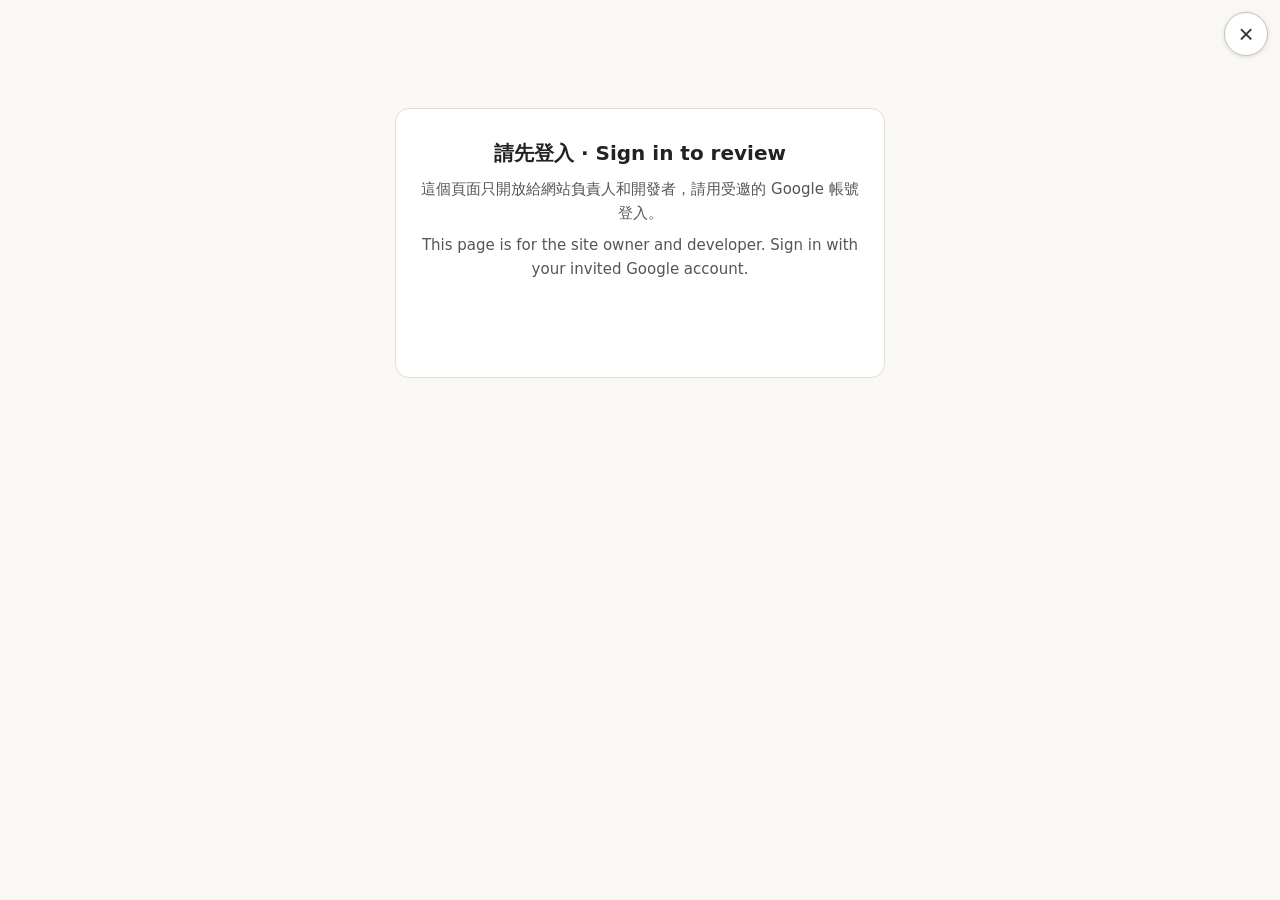
<file: pending/yufan.html>
<!doctype html>
<html lang="zh-Hant" data-rv-lang="zh"><head><meta charset="utf-8"><meta name="viewport" content="width=device-width, initial-scale=1">
<meta name="robots" content="noindex,nofollow,noarchive"><title>開發者審閱 · Developer review | Travis Bradberry</title>
<style>
body{font-family:system-ui,-apple-system,"PingFang TC",sans-serif;max-width:760px;margin:40px auto;padding:0 16px;color:#222;line-height:1.6;background:#faf8f4}
a{color:#1d4f91}h1{font-size:24px}h2{font-size:18px;margin-top:32px}p,li{color:#444}
.item{background:#fff;border:1px solid #e3ddd2;border-radius:10px;padding:16px;margin:16px 0}
.item h3{font-size:17px;margin:0 0 6px;color:#222}
.links a{display:inline-block;min-height:44px;line-height:44px;margin-right:16px}
.form label{display:block;font-size:14px;margin:10px 0 4px;color:#333}
.form textarea,.form input{width:100%;box-sizing:border-box;font:inherit;padding:10px;border:1px solid #c9c2b5;border-radius:8px;background:#fff}
.form textarea{min-height:96px}
.form input{min-height:44px}
.btns{display:flex;flex-wrap:wrap;gap:10px;margin-top:12px}
.btns button{min-height:44px;padding:0 18px;font:inherit;font-weight:600;border-radius:22px;border:1px solid #1d4f91;cursor:pointer}
.approve{background:#1d4f91;color:#fff}.changes{background:#fff;color:#1d4f91}
.btns button:disabled{opacity:.5;cursor:default}
.status{min-height:1.5em;margin-top:8px;font-size:14px}
.status.ok{color:#166534}.status.err{color:#b91c1c}
ol.q li{margin:0 0 12px}
.ba{display:block;margin:6px 0;padding:8px 10px;border-left:3px solid;border-radius:4px}
.ba b{display:block;font-size:12px;letter-spacing:.04em;text-transform:uppercase}
.ba.was{color:#b91c1c;background:#fef2f2;border-color:#b91c1c}
.ba.now{color:#166534;background:#f0fdf4;border-color:#166534}
.ba code{color:inherit;background:none}
</style>
<link rel="stylesheet" href="/pending/review-ui.css">
</head>
<body>
<!-- review-gate: Google sign-in (checked by admin.shiptolive.com/api/review/check; approvals are checked again there) -->
<style>
html:not(.rv-open) body > :not(.rv-gate):not(.tab-close):not(.tab-close-hint):not(script):not(style){display:none!important}
html.rv-open .rv-gate{display:none}
.rv-gate{max-width:440px;margin:12vh auto;padding:28px 24px;background:#fff;border:1px solid #e3ddd2;border-radius:14px;text-align:center;font-family:system-ui,-apple-system,"PingFang TC",sans-serif;color:#222}
.rv-gate h1{font-size:20px;margin:0 0 8px;padding:0}.rv-gate p{color:#555;font-size:15px;line-height:1.6;margin:8px 0}
#rvBtn{display:flex;justify-content:center;margin:18px 0 6px;min-height:44px}
.rv-err{color:#b91c1c}
.rv-who{position:fixed;bottom:12px;right:12px;z-index:10;font:13px system-ui,sans-serif;color:#555;background:#fff;border:1px solid #e3ddd2;border-radius:999px;padding:8px 12px}
.rv-who button{border:0;background:none;color:#1d4f91;cursor:pointer;font:inherit;padding:0 0 0 8px;min-height:24px}
</style>
<div class="rv-gate" role="dialog" aria-labelledby="rvT">
<h1 id="rvT">請先登入 · Sign in to review</h1>
<p>這個頁面只開放給網站負責人和開發者，請用受邀的 Google 帳號登入。</p>
<p>This page is for the site owner and developer. Sign in with your invited Google account.</p>
<div id="rvBtn"></div>
<p class="rv-err" role="alert" hidden></p>
</div>
<script src="https://accounts.google.com/gsi/client" async></script>
<script>
(function(){
  var SITE='travisbradberry', PAGE='yufan', CLIENT='256863040665-48dc9gc0eig6fu68m4to2upqtuamd60k.apps.googleusercontent.com', API='https://admin.shiptolive.com/api/review/check';
  var err=document.querySelector('.rv-err');
  function fail(m){err.hidden=false;err.textContent=m;}
  function exp(c){try{return JSON.parse(atob(c.split('.')[1].replace(/-/g,'+').replace(/_/g,'/'))).exp*1000;}catch(e){return 0;}}
  function forget(){try{localStorage.removeItem('rv_cred');}catch(e){}}
  function who(email){
    var d=document.createElement('div');d.className='rv-who';d.textContent=email;
    var b=document.createElement('button');b.type='button';b.textContent='登出 Sign out';
    b.onclick=function(){forget();if(window.google&&google.accounts)google.accounts.id.disableAutoSelect();location.reload();};
    d.appendChild(b);document.body.appendChild(d);
  }
  function check(cred,silent){
    return fetch(API,{method:'POST',headers:{'Content-Type':'text/plain;charset=UTF-8'},body:JSON.stringify({site:SITE,page:PAGE,credential:cred})})
      .then(function(r){return r.json().catch(function(){return {};});})
      .then(function(j){
        if(j&&j.ok){var keep=j.session||cred;window.RV_CRED=keep;try{localStorage.setItem('rv_cred',keep);}catch(e){}
          document.documentElement.classList.add('rv-open');who(j.email);return;}
        forget();if(!silent)fail('這個 Google 帳號沒有這個頁面的權限。This Google account does not have access to this page.');
      })
      .catch(function(){if(!silent)fail('無法確認登入，請稍後再試。Could not check your sign-in. Please try again.');});
  }
  var saved=null;try{saved=localStorage.getItem('rv_cred');}catch(e){}
  var handoff=location.hash.match(/^#rv=([\w.-]+)$/);
  if(handoff){saved=handoff[1];history.replaceState(null,'',location.pathname+location.search);}
  var live=saved&&exp(saved)>Date.now()+120000;if(live)check(saved,true);
  (function wait(){
    if(!(window.google&&google.accounts&&google.accounts.id))return setTimeout(wait,100);
    google.accounts.id.initialize({client_id:CLIENT,auto_select:true,callback:function(r){err.hidden=true;check(r.credential,false);}});
    google.accounts.id.renderButton(document.getElementById('rvBtn'),{theme:'outline',size:'large',text:'signin_with'});
    if(!live)google.accounts.id.prompt();
  })();
})();
</script>

<button type="button" class="tab-close" aria-label="關閉分頁 Close tab" title="關閉分頁 Close tab">&times;</button>
<p class="tab-close-hint" role="status" hidden>請直接關閉這個分頁。You can close this tab now.</p>
<style>
.tab-close{position:fixed;top:12px;right:12px;z-index:10;width:44px;height:44px;border-radius:50%;border:1px solid #c9c2b5;background:#fff;color:#333;font-size:26px;line-height:1;cursor:pointer;box-shadow:0 1px 4px rgba(0,0,0,.12)}
.tab-close:hover{background:#f1ede6}.tab-close:focus-visible{outline:2px solid #1d4f91;outline-offset:2px}
h1{padding-right:52px}
.tab-close-hint{position:fixed;top:62px;right:12px;z-index:10;margin:0;padding:8px 12px;background:#222;color:#fff;border-radius:8px;font-size:14px}
</style>
<script>
document.querySelector('.tab-close').addEventListener('click',function(){
  window.close();
  // Browsers only let a page close a tab that was opened by a link or script; otherwise say so.
  setTimeout(function(){document.querySelector('.tab-close-hint').hidden=false;},300);
});
</script>
<h1>開發者審閱 · SEO / AEO / GEO</h1>
<p lang="zh-Hant">給 Yufan 同意的搜尋與 AI 能見度修改：標題、描述、結構化資料、內部連結、llms.txt、sitemap、關鍵字。內容修改請到 <a href="/pending/">/pending</a>。這個頁面不會從網站連過來，也不會被搜尋引擎收錄。GX10 會在下一次更新時套用已同意的修改（每天一次）。</p>
<p lang="en">Search and AI-visibility changes for Yufan to approve: titles, descriptions, schema, internal links, llms.txt, sitemap, keywords. Content changes go to <a href="/pending/">/pending</a>. Not linked from the site and not indexed. The GX10 job applies approved changes at its next run (once a day).</p>
<p class="updated"><span lang="zh-Hant">更新日期：2026-11-25</span><span lang="en">Updated 2026-11-25.</span></p>

<!-- review-ui (/pending/review-ui.js + .css, shared by /pending and /pending/yufan):
  - Language: an EN / 中文 switch shows one language. Write every explanation, note, label and question twice, each in
    its own element: lang="zh-Hant" for Chinese, lang="en" for English, e.g. <p lang="zh-Hant">中文說明</p><p lang="en">English note</p>
    or <strong lang="zh-Hant">改了什麼：</strong><span lang="zh-Hant">…</span> <strong lang="en">What changed:</strong> <span lang="en">…</span>.
    Never mix both languages in one text. Drafts (.ba boxes, details.draft-lang, [data-draft], .links) are not tagged: both stay visible.
  - Before/after: <span class="ba was"><b>Before</b>old</span><span class="ba now"><b>After</b>new</span>, plain text only.
    The script highlights the changed words itself; don't hand-mark them.
  - Several before/after pairs in one item: wrap each pair in its own element marked data-pair="1", "2", … in page order, e.g.
    <li data-pair="1"><strong lang="zh-Hant">位置：</strong><strong lang="en">Where:</strong><span class="ba was">…</span><span class="ba now">…</span></li>.
    The script numbers them (第 1 處 / Change 1) and gives each a keep / skip toggle. Approve stays the one final button; when
    something is skipped the comment sent ends with "[部分同意] 同意：1, 2；不要：3". Publish only the kept pairs (COMMON.md step 3).
  - Each item carries data-status="<board stage>" (review / changes / approved); when approved, data-approved="YYYY-MM-DD";
    when at changes, data-requested="YYYY-MM-DD" (the date changes were asked). Items at changes collapse into
    「需要修改，處理中」 and approved items into 「已同意，等待上線」, below the waiting ones, by themselves.
    After revising, set data-status back to "review" (and drop data-requested): the card returns to the top.
  - Each item also carries data-type, shown as a badge above its title: new (新文章, a page that doesn't exist yet),
    update (更新現有頁面, edits to a live page), section (新增段落, added to a live page), setting (網站設定: titles,
    descriptions, schema, technical; every [Yufan] item), question (問題, the Questions box). For update and section, name
    the page: data-page="English page name" data-page-zh="中文頁名". Example:
    <div class="item" data-item="..." data-type="section" data-page="About" data-page-zh="關於我們" data-status="review">
-->
<!-- Item markup (copy for each draft; data-item must equal the board title exactly):
<div class="item" data-item="TITLE" data-type="setting">
<h3>1. TITLE</h3>
<p>What changed and why.</p>
<div class="links"><a href="/pending/..." target="_blank" rel="noopener">Preview</a><a href="/..." target="_blank" rel="noopener">Live version</a></div>
</div>
-->
<h2><span lang="zh-Hant">等待同意</span><span lang="en">Waiting for approval</span></h2>
</div>

<script>
(function(){
  var API='https://admin.shiptolive.com/api/contact';
  document.querySelectorAll('.item').forEach(function(box,i){
    var item=box.getAttribute('data-item'), general=item==='Questions';
    var f=document.createElement('div'); f.className='form';
    var id='c'+i;
    f.innerHTML='<label for="'+id+'">'+(general?'回覆 / Answers':'意見 / Comments')+'</label>'+
      '<textarea id="'+id+'"></textarea>'+
      '<label for="'+id+'n">您的名字 / Your name（選填 optional）</label><input id="'+id+'n" type="text" autocomplete="name">'+
      '<div class="btns">'+(general?'<button type="button" class="approve" data-d="answers">送出回覆 Send</button>':
        '<button type="button" class="approve" data-d="approve">同意上線 Approve</button><button type="button" class="changes" data-d="changes">需要修改 Request changes</button>')+
      '</div><div class="status" role="status" aria-live="polite"></div>';
    box.appendChild(f);
    var ta=f.querySelector('textarea'), nm=f.querySelector('input'), st=f.querySelector('.status');
    f.querySelectorAll('button').forEach(function(b){
      b.addEventListener('click',function(){
        var d=b.getAttribute('data-d'), comment=ta.value.trim();
        if((d==='changes'||d==='answers')&&!comment){st.className='status err';st.textContent=d==='changes'?'請先填寫要修改的地方。Please describe the changes.':'請先填寫回覆。Please write your answers.';ta.focus();return;}
        var btns=f.querySelectorAll('button'); btns.forEach(function(x){x.disabled=true;});
        st.className='status';st.textContent='送出中… Sending…';
        fetch(API,{method:'POST',headers:{'Content-Type':'text/plain;charset=UTF-8'},
          body:JSON.stringify({kind:'review',site:'travisbradberry',item:item,decision:general?'changes':d,comment:comment,reviewer:nm.value.trim(),credential:window.RV_CRED||'',page:location.href})})
        .then(function(r){return r.json().catch(function(){return {};});})
        .then(function(j){
          if(j&&j.ok){st.className='status ok';st.textContent='已送出，謝謝！Sent, thank you.';}
          else throw new Error('not ok');
        })
        .catch(function(){st.className='status err';st.textContent='送出失敗，文字已自動保存。請稍後再試；如果一直失敗，請重新整理頁面。Could not send; your text is saved. Try again in a moment; if it keeps failing, reload the page.';})
        .finally(function(){btns.forEach(function(x){x.disabled=false;});});
      });
    });
  });
})();
</script>
<script id="rv-received">
/* Shows replies already sent, so a refresh doesn't look as if they were lost. */
(function(){
  var n=0;
  (function wait(){
    if(!window.RV_CRED){if(++n<1200)setTimeout(wait,500);return;}
    fetch('https://admin.shiptolive.com/api/review/check',{method:'POST',headers:{'Content-Type':'text/plain;charset=UTF-8'},body:JSON.stringify({site:'travisbradberry',page:'yufan',credential:window.RV_CRED})})
    .then(function(r){return r.json();})
    .then(function(j){
      ((j&&j.received)||[]).forEach(function(r){
        document.querySelectorAll('.item').forEach(function(box){
          if(box.getAttribute('data-item')!==r.item)return;
          var d=document.createElement('div');
          d.className='rv-received-note';d.setAttribute('data-item',r.item);
          d.style.cssText='margin:12px 0;padding:10px 12px;border:1px solid #bbf7d0;border-radius:8px;background:#f0fdf4;color:#166534;font-size:14px;line-height:1.5';
          var t=document.createElement('strong');
          t.textContent=r.decision==='approve'?'已同意（'+r.date+'），下次更新時上線。Approved '+r.date+'. Goes live at the next update.':'已收到您 '+r.date+' 的回覆，下次更新時會處理。Received '+r.date+'. It gets handled at the next update, once a day.';
          d.appendChild(t);
          if(r.comment){var q=document.createElement('div');q.style.cssText='margin-top:6px;white-space:pre-wrap;color:#1f2937';q.textContent=r.comment;d.appendChild(q);}
          var f=box.querySelector('.form');if(f)box.insertBefore(d,f);else box.appendChild(d);
        });
      });
    })
    .catch(function(){});
  })();
})();
</script>
<script id="rv-undo">
/* Undo the last reply on an item, while the site job hasn't acted on it yet. */
(function(){
  var API='https://admin.shiptolive.com/api/contact';
  function addUndo(holder, item, onDone){
    if(!item||holder.querySelector('.rv-undo-btn'))return;
    var b=document.createElement('button');
    b.type='button';b.className='rv-undo-btn';b.textContent='取消這次回覆 Cancel this request';
    b.style.cssText='margin-left:10px;padding:2px 10px;border:1px solid #b91c1c;border-radius:999px;background:#fef2f2;color:#b91c1c;font:inherit;font-size:13px;font-weight:600;cursor:pointer';
    b.onclick=function(){
      b.disabled=true;b.textContent='取消中… Cancelling…';
      fetch(API,{method:'POST',headers:{'Content-Type':'text/plain;charset=UTF-8'},body:JSON.stringify({kind:'review',site:'travisbradberry',item:item,decision:'undo',credential:window.RV_CRED||'',page:location.href})})
      .then(function(r){return r.json().catch(function(){return {};});})
      .then(function(j){
        if(j&&j.ok){onDone();return;}
        b.remove();
        var m=document.createElement('span');m.style.cssText='margin-left:10px;color:#b91c1c';
        m.textContent=j&&j.error==='late'?'已經處理過，無法取消。Already handled; it can no longer be cancelled.':'取消失敗，請稍後再試。Could not cancel; please try again.';
        holder.appendChild(m);
      })
      .catch(function(){b.disabled=false;b.textContent='取消這次回覆 Cancel this request';});
    };
    holder.appendChild(b);
  }
  function scan(){
    document.querySelectorAll('.item .status.ok').forEach(function(st){
      var box=st.closest('.item');if(!box)return;
      addUndo(st,box.getAttribute('data-item'),function(){st.className='status';st.textContent='已取消這次回覆，可以重新送出。Cancelled. You can send again.';});
    });
    document.querySelectorAll('.rv-received-note').forEach(function(n){
      addUndo(n.querySelector('strong')||n,n.getAttribute('data-item'),function(){n.remove();});
    });
  }
  new MutationObserver(scan).observe(document.body,{subtree:true,childList:true,attributes:true,attributeFilter:['class']});
  scan();
})();
</script>
<script src="/pending/review-ui.js"></script>
</body></html>
</file>
<file: assets/fonts.css>
/* latin-ext */
@font-face {
  font-family: 'Fraunces';
  font-style: italic;
  font-weight: 500;
  font-display: swap;
  src: url(fonts/fraunces-italic-latin-ext.woff2) format('woff2');
  unicode-range: U+0100-02BA, U+02BD-02C5, U+02C7-02CC, U+02CE-02D7, U+02DD-02FF, U+0304, U+0308, U+0329, U+1D00-1DBF, U+1E00-1E9F, U+1EF2-1EFF, U+2020, U+20A0-20AB, U+20AD-20C0, U+2113, U+2C60-2C7F, U+A720-A7FF;
}
/* latin */
@font-face {
  font-family: 'Fraunces';
  font-style: italic;
  font-weight: 500;
  font-display: swap;
  src: url(fonts/fraunces-italic-latin.woff2) format('woff2');
  unicode-range: U+0000-00FF, U+0131, U+0152-0153, U+02BB-02BC, U+02C6, U+02DA, U+02DC, U+0304, U+0308, U+0329, U+2000-206F, U+20AC, U+2122, U+2191, U+2193, U+2212, U+2215, U+FEFF, U+FFFD;
}
/* latin-ext */
@font-face {
  font-family: 'Fraunces';
  font-style: italic;
  font-weight: 600;
  font-display: swap;
  src: url(fonts/fraunces-italic-latin-ext.woff2) format('woff2');
  unicode-range: U+0100-02BA, U+02BD-02C5, U+02C7-02CC, U+02CE-02D7, U+02DD-02FF, U+0304, U+0308, U+0329, U+1D00-1DBF, U+1E00-1E9F, U+1EF2-1EFF, U+2020, U+20A0-20AB, U+20AD-20C0, U+2113, U+2C60-2C7F, U+A720-A7FF;
}
/* latin */
@font-face {
  font-family: 'Fraunces';
  font-style: italic;
  font-weight: 600;
  font-display: swap;
  src: url(fonts/fraunces-italic-latin.woff2) format('woff2');
  unicode-range: U+0000-00FF, U+0131, U+0152-0153, U+02BB-02BC, U+02C6, U+02DA, U+02DC, U+0304, U+0308, U+0329, U+2000-206F, U+20AC, U+2122, U+2191, U+2193, U+2212, U+2215, U+FEFF, U+FFFD;
}
/* latin-ext */
@font-face {
  font-family: 'Fraunces';
  font-style: normal;
  font-weight: 500;
  font-display: swap;
  src: url(fonts/fraunces-normal-latin-ext.woff2) format('woff2');
  unicode-range: U+0100-02BA, U+02BD-02C5, U+02C7-02CC, U+02CE-02D7, U+02DD-02FF, U+0304, U+0308, U+0329, U+1D00-1DBF, U+1E00-1E9F, U+1EF2-1EFF, U+2020, U+20A0-20AB, U+20AD-20C0, U+2113, U+2C60-2C7F, U+A720-A7FF;
}
/* latin */
@font-face {
  font-family: 'Fraunces';
  font-style: normal;
  font-weight: 500;
  font-display: swap;
  src: url(fonts/fraunces-normal-latin.woff2) format('woff2');
  unicode-range: U+0000-00FF, U+0131, U+0152-0153, U+02BB-02BC, U+02C6, U+02DA, U+02DC, U+0304, U+0308, U+0329, U+2000-206F, U+20AC, U+2122, U+2191, U+2193, U+2212, U+2215, U+FEFF, U+FFFD;
}
/* latin-ext */
@font-face {
  font-family: 'Fraunces';
  font-style: normal;
  font-weight: 600;
  font-display: swap;
  src: url(fonts/fraunces-normal-latin-ext.woff2) format('woff2');
  unicode-range: U+0100-02BA, U+02BD-02C5, U+02C7-02CC, U+02CE-02D7, U+02DD-02FF, U+0304, U+0308, U+0329, U+1D00-1DBF, U+1E00-1E9F, U+1EF2-1EFF, U+2020, U+20A0-20AB, U+20AD-20C0, U+2113, U+2C60-2C7F, U+A720-A7FF;
}
/* latin */
@font-face {
  font-family: 'Fraunces';
  font-style: normal;
  font-weight: 600;
  font-display: swap;
  src: url(fonts/fraunces-normal-latin.woff2) format('woff2');
  unicode-range: U+0000-00FF, U+0131, U+0152-0153, U+02BB-02BC, U+02C6, U+02DA, U+02DC, U+0304, U+0308, U+0329, U+2000-206F, U+20AC, U+2122, U+2191, U+2193, U+2212, U+2215, U+FEFF, U+FFFD;
}
/* latin-ext */
@font-face {
  font-family: 'Inter';
  font-style: normal;
  font-weight: 400;
  font-display: swap;
  src: url(fonts/inter-normal-latin-ext.woff2) format('woff2');
  unicode-range: U+0100-02BA, U+02BD-02C5, U+02C7-02CC, U+02CE-02D7, U+02DD-02FF, U+0304, U+0308, U+0329, U+1D00-1DBF, U+1E00-1E9F, U+1EF2-1EFF, U+2020, U+20A0-20AB, U+20AD-20C0, U+2113, U+2C60-2C7F, U+A720-A7FF;
}
/* latin */
@font-face {
  font-family: 'Inter';
  font-style: normal;
  font-weight: 400;
  font-display: swap;
  src: url(fonts/inter-normal-latin.woff2) format('woff2');
  unicode-range: U+0000-00FF, U+0131, U+0152-0153, U+02BB-02BC, U+02C6, U+02DA, U+02DC, U+0304, U+0308, U+0329, U+2000-206F, U+20AC, U+2122, U+2191, U+2193, U+2212, U+2215, U+FEFF, U+FFFD;
}
/* latin-ext */
@font-face {
  font-family: 'Inter';
  font-style: normal;
  font-weight: 500;
  font-display: swap;
  src: url(fonts/inter-normal-latin-ext.woff2) format('woff2');
  unicode-range: U+0100-02BA, U+02BD-02C5, U+02C7-02CC, U+02CE-02D7, U+02DD-02FF, U+0304, U+0308, U+0329, U+1D00-1DBF, U+1E00-1E9F, U+1EF2-1EFF, U+2020, U+20A0-20AB, U+20AD-20C0, U+2113, U+2C60-2C7F, U+A720-A7FF;
}
/* latin */
@font-face {
  font-family: 'Inter';
  font-style: normal;
  font-weight: 500;
  font-display: swap;
  src: url(fonts/inter-normal-latin.woff2) format('woff2');
  unicode-range: U+0000-00FF, U+0131, U+0152-0153, U+02BB-02BC, U+02C6, U+02DA, U+02DC, U+0304, U+0308, U+0329, U+2000-206F, U+20AC, U+2122, U+2191, U+2193, U+2212, U+2215, U+FEFF, U+FFFD;
}
/* latin-ext */
@font-face {
  font-family: 'Inter';
  font-style: normal;
  font-weight: 600;
  font-display: swap;
  src: url(fonts/inter-normal-latin-ext.woff2) format('woff2');
  unicode-range: U+0100-02BA, U+02BD-02C5, U+02C7-02CC, U+02CE-02D7, U+02DD-02FF, U+0304, U+0308, U+0329, U+1D00-1DBF, U+1E00-1E9F, U+1EF2-1EFF, U+2020, U+20A0-20AB, U+20AD-20C0, U+2113, U+2C60-2C7F, U+A720-A7FF;
}
/* latin */
@font-face {
  font-family: 'Inter';
  font-style: normal;
  font-weight: 600;
  font-display: swap;
  src: url(fonts/inter-normal-latin.woff2) format('woff2');
  unicode-range: U+0000-00FF, U+0131, U+0152-0153, U+02BB-02BC, U+02C6, U+02DA, U+02DC, U+0304, U+0308, U+0329, U+2000-206F, U+20AC, U+2122, U+2191, U+2193, U+2212, U+2215, U+FEFF, U+FFFD;
}
/* latin-ext */
@font-face {
  font-family: 'Inter';
  font-style: normal;
  font-weight: 700;
  font-display: swap;
  src: url(fonts/inter-normal-latin-ext.woff2) format('woff2');
  unicode-range: U+0100-02BA, U+02BD-02C5, U+02C7-02CC, U+02CE-02D7, U+02DD-02FF, U+0304, U+0308, U+0329, U+1D00-1DBF, U+1E00-1E9F, U+1EF2-1EFF, U+2020, U+20A0-20AB, U+20AD-20C0, U+2113, U+2C60-2C7F, U+A720-A7FF;
}
/* latin */
@font-face {
  font-family: 'Inter';
  font-style: normal;
  font-weight: 700;
  font-display: swap;
  src: url(fonts/inter-normal-latin.woff2) format('woff2');
  unicode-range: U+0000-00FF, U+0131, U+0152-0153, U+02BB-02BC, U+02C6, U+02DA, U+02DC, U+0304, U+0308, U+0329, U+2000-206F, U+20AC, U+2122, U+2191, U+2193, U+2212, U+2215, U+FEFF, U+FFFD;
}
</file>
<file: styles.css>
:root {
  --paper: #f7f5ef;
  --paper-2: #efece3;
  --card: #ffffff;
  --ink: #191b2a;
  --ink-soft: #4a4d63;
  --ink-faint: #8b8ea6;
  --line: rgba(25, 27, 42, 0.10);
  --line-soft: rgba(25, 27, 42, 0.06);
  --navy: #232a52;
  --navy-deep: #181d3a;
  --gold: #c9962f;
  --gold-soft: #e9c46a;
  --teal: #2a7d72;
  --radius: 16px;
  --max: 1140px;
  --font: 'Inter', system-ui, -apple-system, sans-serif;
  --serif: 'Fraunces', Georgia, serif;
  --shadow-lift: 0 30px 60px -28px rgba(24, 29, 58, 0.45);
}

* { box-sizing: border-box; margin: 0; padding: 0; }
html { scroll-behavior: smooth; }
body {
  font-family: var(--font);
  background: var(--paper);
  color: var(--ink);
  line-height: 1.65;
  -webkit-font-smoothing: antialiased;
  overflow-x: hidden;
}
a { color: inherit; text-decoration: none; }
img { display: block; max-width: 100%; }

/* subtle paper texture / ambient warmth */
.bg-wash {
  position: fixed;
  inset: 0;
  z-index: -1;
  background:
    radial-gradient(50vw 50vw at 85% -5%, rgba(201, 150, 47, 0.10), transparent 60%),
    radial-gradient(48vw 48vw at 5% 8%, rgba(35, 42, 82, 0.07), transparent 60%),
    radial-gradient(60vw 50vw at 50% 115%, rgba(42, 125, 114, 0.06), transparent 60%);
}

.skip-link {
  position: absolute; left: -9999px; top: 0; z-index: 100;
  background: var(--navy); color: #fff; padding: 0.7rem 1.1rem;
  border-radius: 0 0 10px 0; font-weight: 600;
}
.skip-link:focus { left: 0; }

.wrap { max-width: var(--max); margin: 0 auto; padding: 0 1.6rem; }

/* ---------- NAV ---------- */
.nav {
  position: sticky; top: 0; z-index: 50;
  display: flex; align-items: center; justify-content: space-between; gap: 1rem;
  max-width: var(--max); margin: 0 auto; padding: 1.1rem 1.6rem;
  backdrop-filter: blur(8px);
}
.brand { display: flex; align-items: center; gap: 0.65rem; font-weight: 700; }
.brand img { width: 36px; height: 36px; border-radius: 10px; }
.brand-text { display: flex; flex-direction: column; line-height: 1.05; }
.brand-name { font-family: var(--serif); font-size: 1.08rem; letter-spacing: -0.01em; }
.brand-sub { font-size: 0.66rem; font-weight: 600; letter-spacing: 0.12em; text-transform: uppercase; color: var(--ink-faint); }
.nav-links { display: flex; align-items: center; gap: 1.7rem; font-size: 0.93rem; color: var(--ink-soft); }
.nav-links a:not(.nav-cta):hover { color: var(--ink); }
.nav-links a.active { color: var(--ink); font-weight: 600; }
.nav-cta {
  padding: 0.5rem 1.1rem; border-radius: 999px;
  background: var(--navy); color: #fff; font-weight: 600;
  transition: background 0.2s ease, transform 0.15s ease;
}
.nav-cta:hover { background: var(--navy-deep); transform: translateY(-1px); }

/* ---------- BUTTONS ---------- */
.btn {
  display: inline-flex; align-items: center; gap: 0.5rem;
  padding: 0.85rem 1.6rem; border-radius: 999px;
  font-weight: 600; font-size: 0.98rem; cursor: pointer;
  transition: transform 0.15s ease, box-shadow 0.2s ease, background 0.2s ease, color 0.2s ease;
  border: 1px solid transparent;
}
.btn:hover { transform: translateY(-2px); }
.btn-primary {
  background: var(--navy); color: #fff;
  box-shadow: 0 14px 30px -12px rgba(35, 42, 82, 0.6);
}
.btn-primary:hover { background: var(--navy-deep); }
.btn-gold {
  background: linear-gradient(120deg, var(--gold), var(--gold-soft));
  color: #2a1e05;
  box-shadow: 0 14px 30px -12px rgba(201, 150, 47, 0.65);
}
.btn-ghost { background: transparent; border-color: var(--line); color: var(--ink); }
.btn-ghost:hover { background: rgba(25, 27, 42, 0.04); }

/* ---------- HERO ---------- */
.hero { padding: 4.5rem 0 5rem; }
.hero-grid {
  display: grid; grid-template-columns: 1.05fr 0.95fr;
  gap: 4rem; align-items: center;
}
.eyebrow {
  display: inline-flex; align-items: center; gap: 0.5rem;
  font-size: 0.78rem; letter-spacing: 0.14em; text-transform: uppercase;
  color: var(--teal); font-weight: 700;
  margin-bottom: 1.4rem;
}
.eyebrow::before { content: ""; width: 26px; height: 1px; background: var(--teal); display: inline-block; }
.hero h1 {
  font-family: var(--serif); font-weight: 600;
  font-size: clamp(2.7rem, 6vw, 4.6rem); line-height: 1.02; letter-spacing: -0.025em;
  color: var(--navy-deep);
}
.hero h1 em { font-style: normal; color: var(--gold); }
.hero .lede {
  max-width: 30rem; margin-top: 1.5rem;
  font-size: 1.12rem; color: var(--ink-soft);
}
.hero .byline {
  margin-top: 1.6rem; font-size: 0.96rem; color: var(--ink); font-weight: 600;
}
.hero .byline span { color: var(--ink-faint); font-weight: 500; }
.hero-cta { display: flex; flex-wrap: wrap; gap: 0.8rem; margin-top: 2.2rem; }

/* book cover presentation */
.cover-stage { position: relative; display: grid; place-items: center; }
.cover-stage::before {
  content: ""; position: absolute; inset: -8% -6% -4%;
  background: radial-gradient(60% 60% at 50% 40%, rgba(201, 150, 47, 0.28), transparent 70%);
  filter: blur(10px); z-index: 0;
}
.cover {
  position: relative; z-index: 1;
  width: min(420px, 95%); height: auto;
  filter: drop-shadow(-10px 18px 28px rgba(24, 29, 58, 0.38));
  transition: transform 0.5s cubic-bezier(.2,.7,.2,1);
}
.cover-stage:hover .cover { transform: translateY(-6px); }
.cover-badge {
  position: absolute; z-index: 2; bottom: -14px; right: 4%;
  background: var(--card); border: 1px solid var(--line);
  border-radius: 999px; padding: 0.5rem 1rem;
  font-size: 0.8rem; font-weight: 700; color: var(--navy);
  box-shadow: var(--shadow-lift);
  display: flex; align-items: center; gap: 0.45rem;
}
.cover-badge .dot { width: 8px; height: 8px; border-radius: 50%; background: var(--teal); }

/* ---------- TRUST STRIP ---------- */
.trust {
  border-top: 1px solid var(--line); border-bottom: 1px solid var(--line);
  background: var(--paper-2);
}
.trust .wrap {
  display: flex; flex-wrap: wrap; justify-content: space-between;
  gap: 1.4rem 2rem; padding-top: 2rem; padding-bottom: 2rem;
}
.trust-item { display: flex; flex-direction: column; gap: 0.1rem; }
.trust-item strong { font-family: var(--serif); font-size: 1.9rem; color: var(--navy-deep); line-height: 1; }
.trust-item span { font-size: 0.82rem; color: var(--ink-faint); }

/* ---------- SECTIONS ---------- */
.section { padding: 6rem 0; }
.section.alt { background: var(--paper-2); border-top: 1px solid var(--line-soft); border-bottom: 1px solid var(--line-soft); }
.section-head { max-width: 44rem; margin: 0 auto 3.2rem; text-align: center; }
.section-head.left { margin-left: 0; text-align: left; }
.kicker {
  font-size: 0.78rem; letter-spacing: 0.16em; text-transform: uppercase;
  color: var(--gold); font-weight: 700; margin-bottom: 0.8rem;
}
.section-head h2, .block h2 {
  font-family: var(--serif); font-weight: 600;
  font-size: clamp(2rem, 4vw, 2.9rem); line-height: 1.08; letter-spacing: -0.02em;
  color: var(--navy-deep);
}
.section-head p { margin-top: 1rem; color: var(--ink-soft); font-size: 1.08rem; }

/* ---------- THE BOOK ---------- */
.book-intro { max-width: 50rem; margin: 0 auto; text-align: center; }
.book-intro p { font-size: 1.18rem; color: var(--ink-soft); margin-bottom: 1.3rem; }
.book-intro p strong { color: var(--ink); font-weight: 600; }
.book-intro .lead {
  font-family: var(--serif); font-size: clamp(1.3rem, 2.6vw, 1.7rem);
  line-height: 1.4; color: var(--navy-deep); font-weight: 500;
}

/* four core skills */
.skills-head { text-align: center; margin: 4.5rem 0 2rem; }
.skills-head .kicker { margin-bottom: 0.4rem; }
.skills-head h3 { font-family: var(--serif); font-weight: 600; font-size: 1.6rem; color: var(--navy-deep); }
.skills {
  display: grid; grid-template-columns: repeat(4, 1fr); gap: 1.2rem;
}
.skill {
  background: var(--card); border: 1px solid var(--line);
  border-radius: var(--radius); padding: 1.7rem 1.4rem;
  transition: transform 0.18s ease, box-shadow 0.22s ease, border-color 0.2s ease;
}
.skill:hover { transform: translateY(-5px); box-shadow: var(--shadow-lift); border-color: rgba(201,150,47,0.5); }
.skill .num {
  font-family: var(--serif); font-size: 0.95rem; font-weight: 700;
  color: var(--gold); letter-spacing: 0.05em;
}
.skill h4 { font-size: 1.12rem; margin: 0.7rem 0 0.4rem; color: var(--navy-deep); }
.skill p { font-size: 0.9rem; color: var(--ink-soft); }

/* features */
.features {
  display: grid; grid-template-columns: repeat(3, 1fr); gap: 1.4rem;
  margin-top: 4.5rem;
}
.feature {
  background: linear-gradient(165deg, var(--card), #fbfaf6);
  border: 1px solid var(--line); border-radius: var(--radius);
  padding: 2rem 1.8rem; position: relative; overflow: hidden;
}
.feature .ico {
  width: 46px; height: 46px; border-radius: 12px;
  background: rgba(35, 42, 82, 0.07); color: var(--navy);
  display: grid; place-items: center; font-size: 1.4rem; margin-bottom: 1.1rem;
}
.feature h4 { font-size: 1.15rem; color: var(--navy-deep); margin-bottom: 0.45rem; }
.feature p { font-size: 0.95rem; color: var(--ink-soft); }

/* ---------- PULL QUOTE ---------- */
.pull { background: var(--navy-deep); color: #fff; position: relative; overflow: hidden; }
.pull::before {
  content: "\201C"; position: absolute; top: -2.5rem; left: 2rem;
  font-family: var(--serif); font-size: 18rem; color: rgba(233, 196, 106, 0.14); line-height: 1;
}
.pull .wrap { padding-top: 5.5rem; padding-bottom: 5.5rem; text-align: center; position: relative; }
.pull blockquote {
  font-family: var(--serif); font-weight: 500;
  font-size: clamp(1.5rem, 3.4vw, 2.5rem); line-height: 1.3; letter-spacing: -0.01em;
  max-width: 50rem; margin: 0 auto;
}
.pull blockquote .hi { color: var(--gold-soft); }
.pull cite { display: block; margin-top: 1.8rem; font-family: var(--font); font-style: normal; font-size: 0.95rem; color: rgba(255,255,255,0.6); letter-spacing: 0.04em; }

/* ---------- ABOUT PREVIEW ---------- */
.about-grid { display: grid; grid-template-columns: 360px 1fr; gap: 3.5rem; align-items: center; }
.about-photo { position: relative; }
.about-photo img {
  display: block;
  width: 100%; height: auto;
  aspect-ratio: 4 / 5;
  object-fit: cover; object-position: center 22%;
  border-radius: 20px; border: 1px solid var(--line);
  box-shadow: var(--shadow-lift);
}
.about-photo::after {
  content: ""; position: absolute; inset: auto -16px -16px auto;
  width: 60%; height: 60%; border-radius: 20px; z-index: -1;
  background: linear-gradient(135deg, var(--gold-soft), var(--teal));
  opacity: 0.4;
}
.block h2 { margin-bottom: 1.1rem; }
.block p { color: var(--ink-soft); margin-bottom: 1.1rem; font-size: 1.05rem; }
.block p strong { color: var(--ink); font-weight: 600; }
.block .btn { margin-top: 0.6rem; }

/* ---------- ABOUT PAGE ---------- */
.about-hero { padding: 3.5rem 0 1rem; }
.about-hero-grid { display: grid; grid-template-columns: 380px 1fr; gap: 3.5rem; align-items: center; }
.about-hero h1 {
  font-family: var(--serif); font-weight: 600; letter-spacing: -0.025em;
  font-size: clamp(2.4rem, 5vw, 3.8rem); line-height: 1.04; color: var(--navy-deep);
}
.about-hero .role { margin-top: 0.6rem; font-size: 1.05rem; color: var(--teal); font-weight: 600; }
.about-hero p { margin-top: 1.3rem; color: var(--ink-soft); font-size: 1.1rem; }

/* breadcrumb trail (non-home pages) */
.breadcrumb { margin-bottom: 1.6rem; font-size: 0.85rem; color: var(--ink-soft); }
.breadcrumb ol { list-style: none; margin: 0; padding: 0; display: flex; flex-wrap: wrap; gap: 0.4rem; }
.breadcrumb li + li::before { content: "\203A"; margin-right: 0.4rem; color: var(--gold); }
.breadcrumb a { color: inherit; text-decoration: underline; text-underline-offset: 2px; }
.breadcrumb a:hover { color: var(--navy-deep); }

.bio-prose { max-width: 46rem; margin: 0 auto; }
.bio-prose p { font-size: 1.1rem; color: var(--ink-soft); margin-bottom: 1.3rem; }
.bio-prose p strong { color: var(--ink); font-weight: 600; }
.bio-prose p.lead { font-family: var(--serif); font-size: 1.4rem; line-height: 1.4; color: var(--navy-deep); font-weight: 500; }

.facts { display: grid; grid-template-columns: repeat(3, 1fr); gap: 1.2rem; }
.fact {
  background: var(--card); border: 1px solid var(--line);
  border-radius: var(--radius); padding: 1.8rem 1.5rem; text-align: center;
}
.fact strong { display: block; font-family: var(--serif); font-size: 2.1rem; color: var(--navy-deep); line-height: 1; }
.fact span { font-size: 0.88rem; color: var(--ink-soft); margin-top: 0.5rem; display: block; }

.press-list {
  display: flex; flex-wrap: wrap; justify-content: center; gap: 0.7rem 0.8rem;
  max-width: 52rem; margin: 0 auto;
}
.press-list li {
  list-style: none; background: var(--card); border: 1px solid var(--line);
  border-radius: 999px; padding: 0.55rem 1.1rem;
  font-family: var(--serif); font-size: 0.98rem; color: var(--navy-deep);
}
.cred-grid { display: grid; grid-template-columns: 1fr 1fr; gap: 1.4rem; max-width: 52rem; margin: 2.5rem auto 0; }
.cred {
  background: var(--card); border: 1px solid var(--line);
  border-radius: var(--radius); padding: 1.6rem 1.7rem;
}
.cred .kicker { margin-bottom: 0.6rem; }
.cred p { color: var(--ink-soft); font-size: 0.98rem; }

/* ---------- SUBSCRIBE / CTA ---------- */
.cta { padding: 6rem 0; }
.cta-card {
  background: linear-gradient(150deg, var(--navy), var(--navy-deep));
  color: #fff; border-radius: 28px; padding: 4rem 2rem; text-align: center;
  position: relative; overflow: hidden;
  box-shadow: var(--shadow-lift);
}
.cta-card::after {
  content: ""; position: absolute; inset: 0; z-index: 0;
  background: radial-gradient(40% 60% at 80% 0%, rgba(233,196,106,0.22), transparent 60%);
}
.cta-card > * { position: relative; z-index: 1; }
.cta-card .kicker { color: var(--gold-soft); }
.cta-card h2 { font-family: var(--serif); font-weight: 600; font-size: clamp(1.9rem, 3.6vw, 2.7rem); letter-spacing: -0.02em; }
.cta-card p { color: rgba(255,255,255,0.75); max-width: 34rem; margin: 1rem auto 0; font-size: 1.05rem; }

.subscribe-form { max-width: 30rem; margin: 2.2rem auto 0; }
.subscribe-row { display: flex; gap: 0.6rem; }
.subscribe-form input {
  flex: 1; font-family: var(--font); font-size: 1rem; color: #fff;
  background: rgba(255,255,255,0.10); border: 1px solid rgba(255,255,255,0.22);
  border-radius: 999px; padding: 0.85rem 1.3rem;
  transition: border-color 0.2s ease, box-shadow 0.2s ease;
}
.subscribe-form input::placeholder { color: rgba(255,255,255,0.55); }
.subscribe-form input:focus { outline: none; border-color: var(--gold-soft); box-shadow: 0 0 0 3px rgba(233,196,106,0.25); }
.subscribe-form .hp { position: absolute; left: -9999px; width: 1px; height: 1px; overflow: hidden; }
.subscribe-form .btn[disabled] { opacity: 0.6; cursor: default; transform: none; }
.form-status { margin-top: 1rem; font-size: 0.92rem; min-height: 1.2em; color: rgba(255,255,255,0.85); }
.form-status.ok { color: var(--gold-soft); }
.form-status.err { color: #ffb3b3; }
.fineprint { margin-top: 0.9rem; font-size: 0.8rem; color: rgba(255,255,255,0.5); }

/* hero signup — light variant (sits on the paper background) */
.hero-subscribe { max-width: 30rem; margin-top: 2rem; }
.hero-sub-label { font-size: 0.9rem; font-weight: 600; color: var(--navy-deep); margin-bottom: 0.6rem; }
.hero-subscribe input {
  color: var(--ink);
  background: #fff;
  border: 1px solid var(--line);
}
.hero-subscribe input::placeholder { color: var(--ink-faint); }
.hero-subscribe input:focus { border-color: var(--gold); box-shadow: 0 0 0 3px rgba(201, 150, 47, 0.20); }
.hero-subscribe .form-status { color: var(--ink-soft); }
.hero-subscribe .form-status.ok { color: var(--teal); }
.hero-subscribe .form-status.err { color: #c0392b; }
.hero .hero-cta { margin-top: 1.1rem; }

/* ---------- FOOTER ---------- */
.foot {
  border-top: 1px solid var(--line);
  background: var(--paper-2);
}
.foot .wrap {
  display: flex; justify-content: space-between; flex-wrap: wrap; gap: 1rem;
  align-items: center; padding-top: 2.4rem; padding-bottom: 2.4rem;
  color: var(--ink-faint); font-size: 0.86rem;
}
.foot-links { display: flex; flex-wrap: wrap; gap: 1.2rem; }
.foot-links a { color: var(--ink-soft); }
.foot-links a:hover { color: var(--navy); }
.foot .credit { font-size: 0.8rem; }
.foot .credit a { color: var(--ink-soft); font-weight: 600; }
.foot .credit a:hover { color: var(--gold); }

/* ---------- REVEAL ---------- */
.reveal { opacity: 0; transform: translateY(18px); transition: opacity 0.6s ease, transform 0.6s ease; }
.reveal.in { opacity: 1; transform: none; }

/* ---------- MOBILE MENU TOGGLE ---------- */
.nav-toggle {
  display: none;
  width: 44px; height: 40px;
  flex-direction: column; align-items: center; justify-content: center; gap: 4px;
  background: rgba(255, 255, 255, 0.6);
  border: 1px solid var(--line); border-radius: 11px; cursor: pointer;
}
.nav-toggle span {
  display: block; width: 20px; height: 2px; border-radius: 2px;
  background: var(--navy-deep);
  transition: transform 0.22s ease, opacity 0.18s ease;
}
.nav.open .nav-toggle span:nth-child(1) { transform: translateY(6px) rotate(45deg); }
.nav.open .nav-toggle span:nth-child(2) { opacity: 0; }
.nav.open .nav-toggle span:nth-child(3) { transform: translateY(-6px) rotate(-45deg); }

/* ---------- RESPONSIVE ---------- */
@media (max-width: 940px) {
  .hero-grid { grid-template-columns: 1fr; gap: 2.6rem; }
  .cover-stage { order: -1; }
  .cover-stage::before { inset: 2% 14% 6%; }
  .cover { width: min(300px, 78%); }
  .skills { grid-template-columns: repeat(2, 1fr); }
  .features { grid-template-columns: 1fr; }
  .about-grid, .about-hero-grid { grid-template-columns: 1fr; gap: 2.2rem; }
  .about-photo { max-width: 320px; }
  .facts { grid-template-columns: 1fr; }
  .cred-grid { grid-template-columns: 1fr; }
}
@media (max-width: 680px) {
  .nav-toggle { display: flex; }
  .nav-links {
    display: none;
    position: absolute; top: calc(100% - 0.2rem); right: 1.6rem; left: 1.6rem;
    flex-direction: column; align-items: stretch; gap: 0.15rem;
    background: var(--card); border: 1px solid var(--line);
    border-radius: 14px; padding: 0.5rem; box-shadow: var(--shadow-lift);
  }
  .nav.open .nav-links { display: flex; }
  .nav-links a { padding: 0.8rem 0.9rem; border-radius: 10px; font-size: 1rem; }
  .nav-links a:not(.nav-cta):hover { background: rgba(25, 27, 42, 0.05); }
  .nav-cta { text-align: center; margin-top: 0.15rem; }
}
@media (max-width: 620px) {
  .skills { grid-template-columns: 1fr; }
  .subscribe-row { flex-direction: column; }
  .subscribe-form .btn { width: 100%; justify-content: center; }
}
@media (prefers-reduced-motion: reduce) {
  * { animation-duration: 0.001ms !important; transition-duration: 0.001ms !important; scroll-behavior: auto !important; }
  .reveal { opacity: 1; transform: none; }
}

/* FAQ */
.faq { max-width: 50rem; margin: 0 auto; }
.faq-item { border-bottom: 1px solid var(--line-soft); }
.faq-item:first-child { border-top: 1px solid var(--line-soft); }
.faq-item summary {
  list-style: none; cursor: pointer; position: relative;
  padding: 1.4rem 2.6rem 1.4rem 0;
  font-family: var(--serif); font-weight: 600; font-size: 1.18rem;
  color: var(--navy-deep);
}
.faq-item summary::-webkit-details-marker { display: none; }
.faq-item summary::after {
  content: '+'; position: absolute; right: 0.2rem; top: 1.3rem;
  font-size: 1.5rem; line-height: 1; color: var(--gold);
}
.faq-item[open] summary::after { content: '\2212'; }
.faq-item summary:hover { color: var(--gold); }
.faq-item .faq-a { padding: 0 0 1.5rem; max-width: 46rem; color: var(--ink-soft); }
.faq-item .faq-a p { margin-bottom: 0.8rem; }
.faq-item .faq-a p:last-child { margin-bottom: 0; }

/* About: question-style bio heading and links inside cards */
.bio-q { font-family: var(--serif); font-weight: 600; font-size: clamp(1.6rem, 3vw, 2.2rem); color: var(--navy-deep); margin-bottom: 1.2rem; }
.cred a { color: var(--navy-deep); }

/* Book page */
.book-page .bio-prose h2 { font-family: var(--serif); font-weight: 600; font-size: clamp(1.5rem, 3vw, 2rem); color: var(--navy-deep); margin: 2.6rem 0 1rem; }
.book-page .bio-prose ul { margin: 0 0 1.3rem 1.2rem; color: var(--ink-soft); font-size: 1.1rem; }
.book-page .bio-prose li { margin-bottom: 0.6rem; }
</file>
<file: pending/review-ui.css>
/* review-ui.css: shared by /pending and /pending/yufan (see review-ui.js) */
/* 1. What changed, inside BEFORE / AFTER */
mark.rv-d{background:#fff1a8;color:inherit;padding:0 1px;border-radius:2px;box-decoration-break:clone;-webkit-box-decoration-break:clone}
.ba.was mark.rv-d{box-shadow:inset 0 -1px 0 rgba(185,28,28,.35)}
.ba.now mark.rv-d{box-shadow:inset 0 -1px 0 rgba(22,101,52,.35)}
/* 2. One language at a time. Drafts (.ba, .draft-lang, [data-draft], .links) always stay; only their labels follow. */
html.rv-lang-en body [lang^="zh"]:not(.rv-gate *):not(.ba *):not(.links *):not([data-draft] *):not(.rv-draft *):not(details.draft-lang>:not(summary)):not(details.draft-lang>:not(summary) *):not(.rv-lang *),
html.rv-lang-zh body [lang^="en"]:not(.rv-gate *):not(.ba *):not(.links *):not([data-draft] *):not(.rv-draft *):not(details.draft-lang>:not(summary)):not(details.draft-lang>:not(summary) *):not(.rv-lang *),
html.rv-lang-en .rv-lbl[lang^="zh"],html.rv-lang-zh .rv-lbl[lang^="en"],
html.rv-lang-en .rv-sep,html.rv-lang-zh .rv-sep{display:none!important}
.rv-langbar{display:flex;margin:0 0 16px}
.rv-lang{display:inline-flex;gap:2px;padding:3px;border:1px solid #d6d1c8;border-radius:999px;background:#fff}
.rv-lang button{min-width:60px;min-height:38px;padding:0 16px;border:0;border-radius:999px;background:transparent;color:#3a3f47;font:inherit;font-size:14px;font-weight:600;line-height:1;cursor:pointer}
.rv-lang button:hover{background:#f1efea}
.rv-lang button[aria-pressed="true"]{background:#1b1e23;color:#fff}
.rv-lang button:focus-visible{outline:2px solid #1d4f91;outline-offset:2px}
/* 3. Changes requested, in progress / Approved, waiting to go live */
.rv-group{margin:40px 0 0}
.rv-group+.rv-group{margin-top:32px}
.rv-group-h{margin:0 0 4px;font-size:13px;font-weight:700;letter-spacing:.06em;text-transform:uppercase;color:#166534}
.rv-changes .rv-group-h{color:#991b1b}
.rv-group-h .rv-n{font-weight:600;color:#5d646e}
.rv-group-intro{margin:0 0 10px;font-size:14px;color:#5d646e}
.rv-list>.item{margin:8px 0}
.item.rv-collapsed{padding:0!important;overflow:hidden}
.item.rv-collapsed>:not(.rv-row){display:none!important}
.rv-row{display:flex;align-items:center;gap:10px;width:100%;min-height:52px;margin:0;padding:10px 16px;border:0;background:none;color:inherit;font:inherit;font-size:15px;line-height:1.4;text-align:left;cursor:pointer}
.rv-row:hover{background:#f7f6f3}
.rv-row:focus-visible{outline:2px solid #1d4f91;outline-offset:-2px}
.rv-dot{flex:none;width:9px;height:9px;border-radius:50%;background:#15803d}
.rv-is-changes .rv-dot{background:#b91c1c}
.rv-row .rv-t{flex:1;min-width:0;font-weight:600}
.rv-row .rv-date{flex:none;font-size:13px;color:#5d646e;white-space:nowrap}
.rv-row::after{content:"";flex:none;width:7px;height:7px;margin:0 4px 3px 4px;border-right:2px solid #8a919a;border-bottom:2px solid #8a919a;transform:rotate(45deg)}
.rv-row[aria-expanded="true"]::after{transform:rotate(225deg);margin-bottom:0}
.item:not(.rv-collapsed)>.rv-row{padding:0 0 10px;margin:0 0 10px;border-bottom:1px solid #e4e1db;background:none}
.rv-empty{display:none!important}
@media (max-width:600px){.rv-row{flex-wrap:wrap}.rv-row .rv-date{order:3;width:100%;padding-left:19px}}
/* 4. Type badge above each title (data-type) */
.rv-type-line{margin:0 0 6px;line-height:1}
.rv-type{display:inline-flex;align-items:center;max-width:100%;padding:4px 10px;border-radius:999px;border:1px solid currentColor;background:#fff;font-size:12.5px;font-weight:700;line-height:1.3;letter-spacing:0;text-transform:none;white-space:normal;vertical-align:middle}
.rv-type-new{color:#1d4f91;background:#eef4fc}
.rv-type-update{color:#92400e;background:#fdf5e6}
.rv-type-section{color:#6b21a8;background:#f6effc}
.rv-type-setting{color:#3a3f47;background:#f1efea}
.rv-type-question{color:#0f766e;background:#ecf8f6}
summary>.rv-type{margin-right:8px}
.rv-row>.rv-type{flex:none;padding:2px 8px;font-size:12px;font-weight:600}
@media (max-width:600px){.rv-row>.rv-type{order:0}}
/* 5. Approve each change separately (cards with 2+ before / after pairs) */
.rv-pnum{display:inline-block;margin:0 8px 4px 0;padding:2px 8px;border-radius:999px;background:#1b1e23;color:#fff;font-size:12px;font-weight:700;line-height:1.4;letter-spacing:0;text-transform:none;vertical-align:middle}
.rv-pair-wrap{display:block;margin:10px 0}
.rv-pairbar{display:flex;flex-wrap:wrap;gap:6px;margin:4px 0 12px}
.rv-pairbar button{min-height:36px;padding:6px 12px;border:1px solid #c9c4ba;border-radius:999px;background:#fff;color:#3a3f47;font:inherit;font-size:13.5px;font-weight:600;line-height:1.2;cursor:pointer;text-transform:none;letter-spacing:0}
.rv-pairbar button:hover{background:#f7f6f3}
.rv-pairbar button[data-k="keep"][aria-pressed="true"]{background:#166534;border-color:#166534;color:#fff}
.rv-pairbar button[data-k="skip"][aria-pressed="true"]{background:#5d646e;border-color:#5d646e;color:#fff}
.rv-pairbar button:focus-visible{outline:2px solid #1d4f91;outline-offset:2px}
.rv-pair.rv-skip>:not(.rv-pairbar),.rv-pair.rv-skip .ba{opacity:.5}
.rv-pair.rv-skip .ba.now{text-decoration:line-through;text-decoration-color:rgba(22,101,52,.45);text-decoration-thickness:1px}
.rv-pair.rv-skip .ba.now mark.rv-d{background:transparent;box-shadow:none}
.rv-allskip{margin:8px 0 0;font-size:14px;color:#92400e}
.item .form button[data-d="approve"]:disabled[data-rv-off]{opacity:.45;cursor:not-allowed}
</file>
